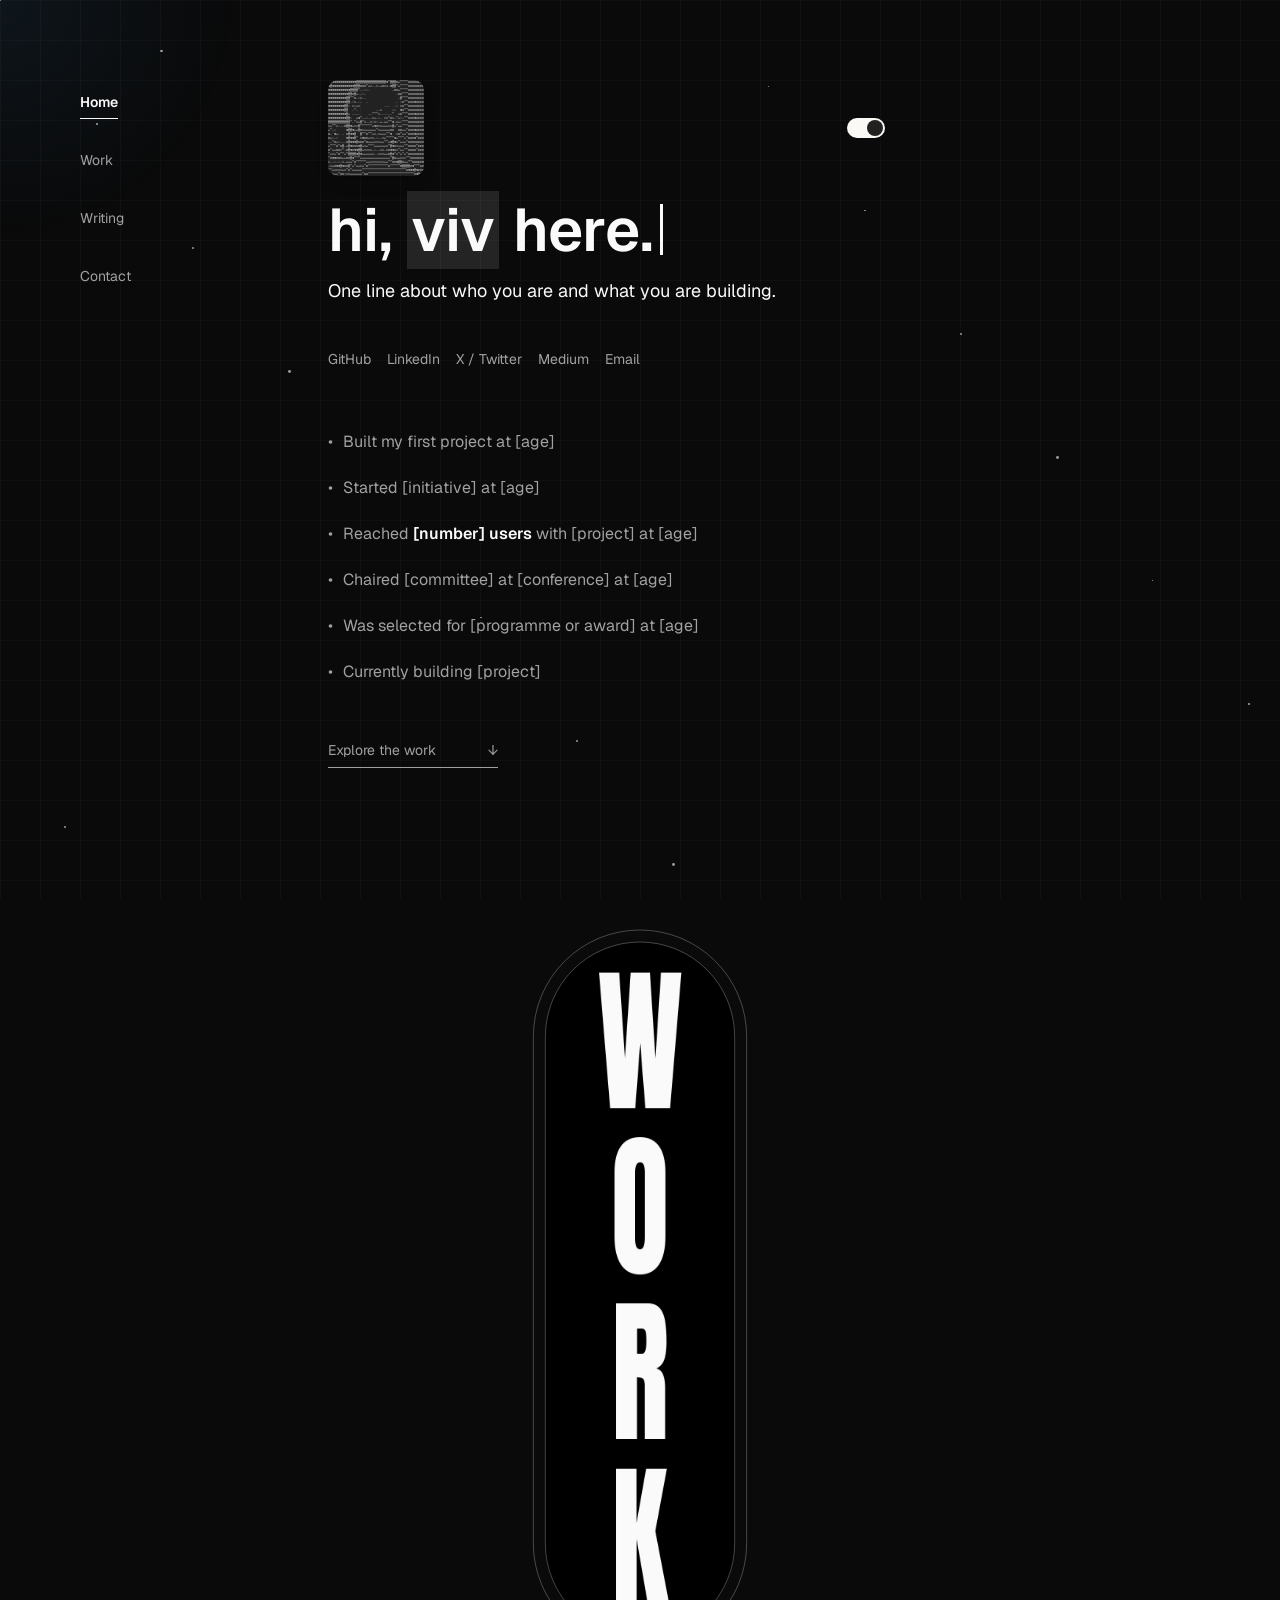
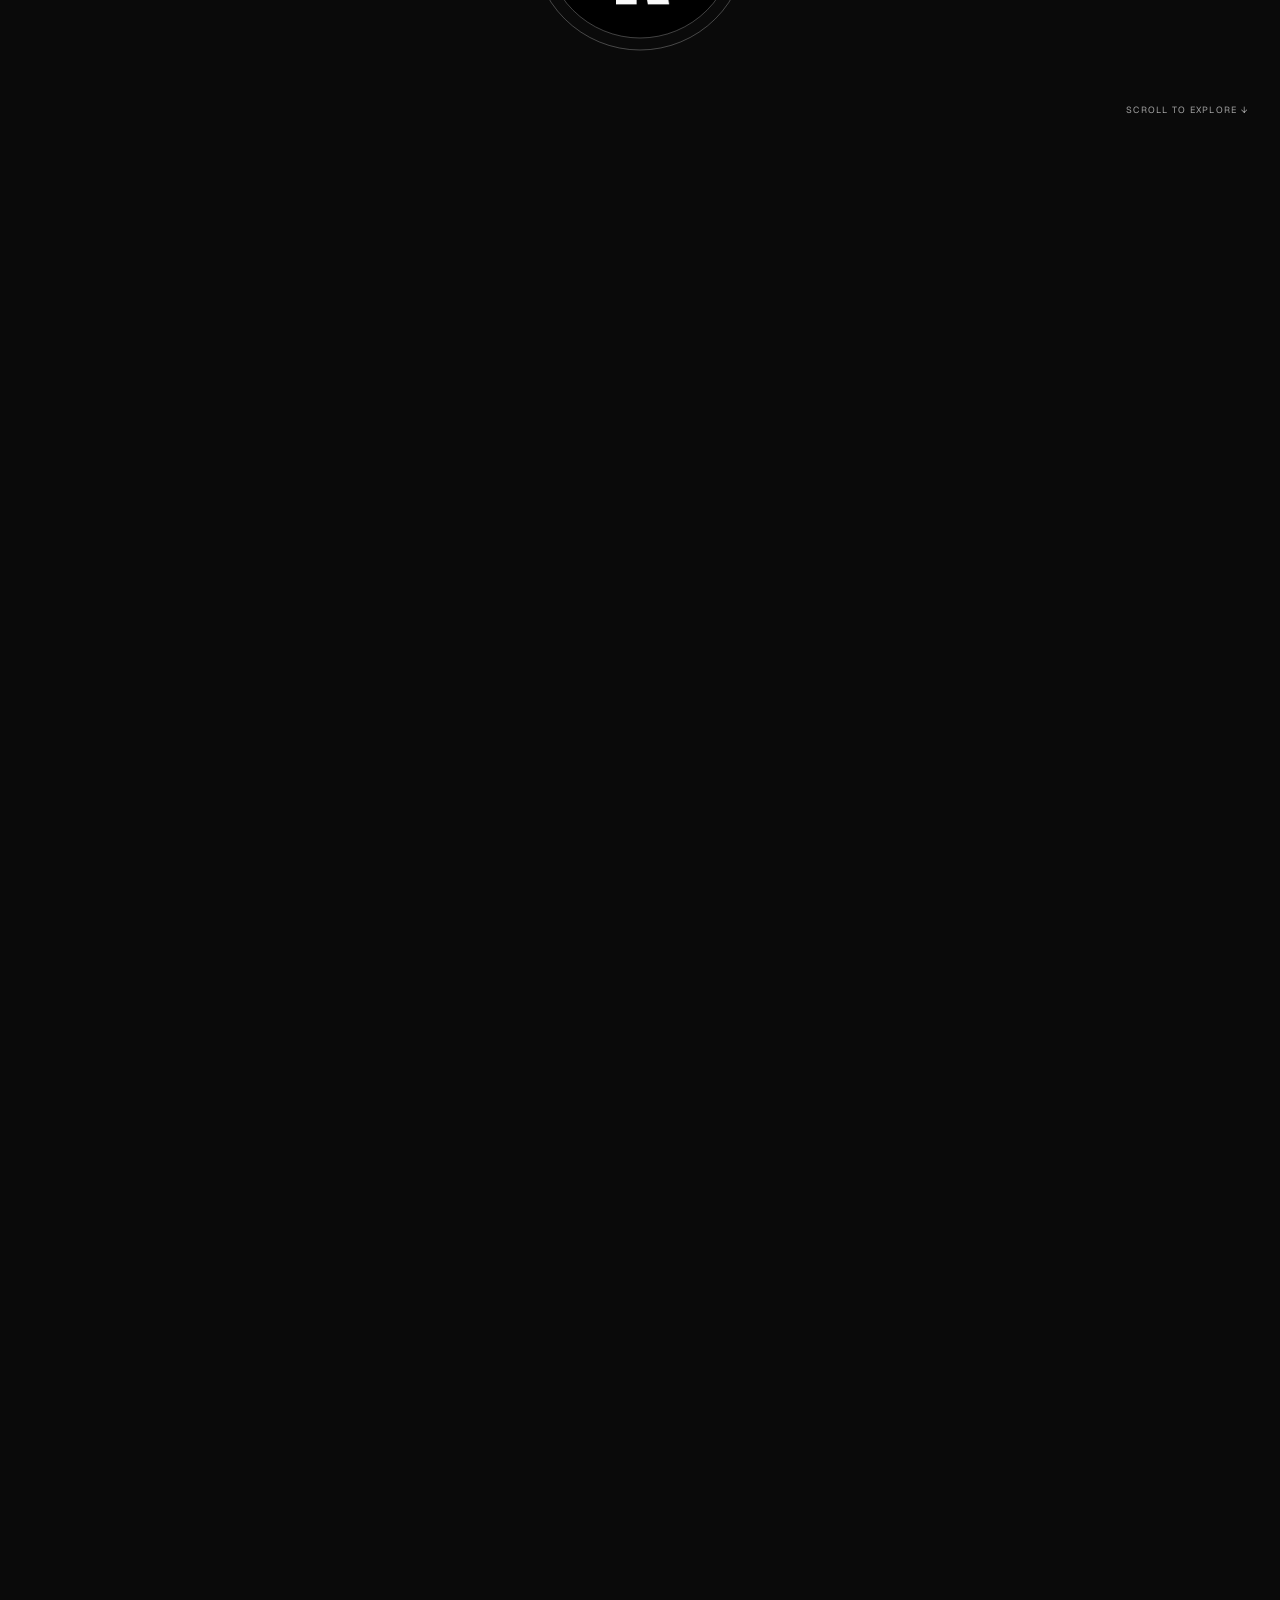
<file: index.html>
<!doctype html>
<html lang="en" data-theme="dark">
<head><script>if(performance.getEntriesByType('navigation')[0]?.type==='reload'){history.scrollRestoration='manual';history.replaceState(null,'',location.pathname+location.search);addEventListener('pageshow',()=>scrollTo({top:0,left:0,behavior:'instant'}),{once:true})}</script><script>if(location.pathname.endsWith("/foundation/index.html")){var base=document.createElement("base");base.href="../";document.head.appendChild(base)}</script><meta charset="utf-8"><meta name="viewport" content="width=device-width,initial-scale=1"><meta name="theme-color" content="#0a0a0a"><title>Vivaan Surti</title><meta name="description" content="Vivaan Surti's personal website."><meta name="author" content="Vivaan Surti"><meta property="og:title" content="Vivaan Surti"><meta property="og:description" content="Vivaan Surti's personal website."><meta property="og:type" content="website"><script type="application/ld+json">{"@context":"https://schema.org","@type":"Person","name":"Vivaan Surti"}</script>
<script>(function(){var r=document.documentElement;try{var t=localStorage.getItem('portfolio-theme');if(t)r.dataset.theme=t}catch(e){}if(!matchMedia('(prefers-reduced-motion: reduce)').matches){r.classList.add('motion-intro');setTimeout(function(){r.classList.remove('motion-intro')},3000)}})()</script><script>try{if(sessionStorage.getItem('lights-out'))document.documentElement.classList.add('lights-out-pending')}catch(e){}</script><link rel="stylesheet" href="./foundation/style.css?v=grid-restored-1"><link rel="stylesheet" href="./foundation/work.css?v=mobile-meta-1"><link rel="stylesheet" href="./foundation/motion.css?v=geist-1"><link rel="stylesheet" href="./foundation/sections.css?v=geist-1"><style>
.dock-icon{display:none}
/* Local mobile dock preview; desktop navigation keeps its existing layout. */
@media(max-width:767px){
 .page-nav{position:fixed;inset:auto 16px calc(12px + env(safe-area-inset-bottom));max-width:420px;margin-inline:auto;display:block;padding:0;isolation:isolate}
 .page-nav .nav-links-panel{position:relative;display:grid;grid-template-columns:repeat(4,minmax(0,1fr));align-items:center;gap:0;min-width:0;max-height:none;width:100%;overflow:visible;box-sizing:border-box;padding:5px;border:1px solid color-mix(in srgb,var(--foreground) 18%,transparent);border-radius:999px;background:var(--background);box-shadow:inset 0 1px 0 rgb(255 255 255 / 22%),inset 0 -1px 0 rgb(255 255 255 / 5%),0 6px 22px rgb(0 0 0 / 16%);opacity:1;visibility:visible;transform:none;pointer-events:auto}
 .page-nav .nav-links-panel::before{content:"";position:absolute;z-index:0;top:5px;bottom:5px;left:5px;width:calc((100% - 10px)/4);border-radius:999px;background:color-mix(in srgb,var(--foreground) 10%,transparent);box-shadow:inset 0 1px 0 rgb(255 255 255 / 12%);transform:translateX(var(--dock-index,0%));transition:transform 220ms cubic-bezier(.2,.7,.2,1);pointer-events:none}
 .page-nav .nav-links-panel:has(a:nth-child(2)[aria-current]){--dock-index:100%}
 .page-nav .nav-links-panel:has(a:nth-child(3)[aria-current]){--dock-index:200%}
 .page-nav .nav-links-panel:has(a:nth-child(4)[aria-current]){--dock-index:300%}
 .page-nav .nav-links-panel a{z-index:1;display:flex;flex-direction:column;justify-content:center;gap:3px;min-height:48px;padding:3px 0 4px;box-sizing:border-box;width:100%;border:0;font:400 11px/1.2 ui-sans-serif,system-ui,sans-serif;letter-spacing:.01em;color:var(--muted-foreground);transition:color 160ms ease;touch-action:manipulation}
 .page-nav .nav-links-panel a[aria-current]{color:var(--foreground);font-weight:500}
 .page-nav .dock-icon{display:block;width:19px;height:19px;fill:none;stroke:currentColor;stroke-width:1.5;stroke-linecap:round;stroke-linejoin:round}
 .page-nav a[aria-current] .dock-icon{color:var(--foreground)}
 .page-nav .nav-links-panel a::after{content:"";display:block;position:absolute;left:50%;right:auto;bottom:4px;width:3px;height:3px;margin:0;border-radius:50%;background:var(--foreground);opacity:0;transform:translateX(-50%);transition:opacity 160ms ease}
 .page-nav .nav-links-panel a[aria-current]::after{opacity:1}
 .page-nav .nav-links-panel a:focus-visible{outline-offset:-3px;border-radius:999px}
 .site-footer{padding-bottom:calc(132px + env(safe-area-inset-bottom))}
 .work-meta{bottom:calc(110px + env(safe-area-inset-bottom))}
 html{scroll-padding-bottom:116px}
}
/* Blur only the small dock surface; never animate the filter. */
@supports ((backdrop-filter:blur(1px)) or (-webkit-backdrop-filter:blur(1px))){
 @media(max-width:767px){
  .page-nav .nav-links-panel{background:linear-gradient(160deg,rgb(255 255 255 / 9%),transparent 55%),color-mix(in srgb,var(--background) 72%,transparent);-webkit-backdrop-filter:blur(16px) saturate(135%);backdrop-filter:blur(16px) saturate(135%)}
  .lite .page-nav .nav-links-panel{background:color-mix(in srgb,var(--background) 94%,transparent);-webkit-backdrop-filter:none;backdrop-filter:none}
 }
}
@media(max-width:767px) and (prefers-reduced-transparency:reduce){
 .page-nav .nav-links-panel{background:var(--background);-webkit-backdrop-filter:none;backdrop-filter:none}
}
@media(max-width:767px) and (prefers-reduced-motion:reduce){.page-nav .nav-links-panel::before,.page-nav .nav-links-panel a{transition:none}}
</style></head>
<body><div class="background glow" aria-hidden="true"></div>
<div class="background particles" aria-hidden="true"></div>
<div class="background grid" aria-hidden="true"><svg><defs><pattern id="grid" width="40" height="40" patternUnits="userSpaceOnUse"><path d="M 40 0 L 0 0 0 40" fill="none" opacity="0.6" stroke="var(--secondary-foreground)" stroke-width="0.5"/></pattern></defs><rect width="100%" height="100%" fill="url(#grid)"/></svg></div>
<div class="background light-overlay" aria-hidden="true"></div>

<nav class="page-nav" aria-label="Main navigation">
 <div class="nav-links-panel" id="navigation-links">
 <a href="#home" aria-current="location"><svg class="dock-icon" viewBox="0 0 24 24" aria-hidden="true" focusable="false"><path d="M3 10 12 3l9 7M5 9v11h5v-6h4v6h5V9"/></svg><span>Home</span></a>
 <a href="#work"><svg class="dock-icon" viewBox="0 0 24 24" aria-hidden="true" focusable="false"><path d="M5 7V4h14v3M3 8h18v12H3zM3 12h18M10 12v3h4v-3"/></svg><span>Work</span></a>
 <a href="#writing"><svg class="dock-icon" viewBox="0 0 24 24" aria-hidden="true" focusable="false"><path d="m15 4 5 5M4 20l5-1L21 7a2.1 2.1 0 0 0-4-4L5 15z"/></svg><span>Writing</span></a>
 <a href="#contact"><svg class="dock-icon" viewBox="0 0 24 24" aria-hidden="true" focusable="false"><path d="M5 19 19 5M5 5h14v14"/></svg><span>Contact</span></a>
 </div>
</nav>
<main>
<section id="home" class="intro">
 <div class="intro-top">
  <figure class="avatar" aria-hidden="true"><pre class="ascii-dark">%@%%%%%%%%%%%%@@@@@@@@@@@@@@@%*@@@#+****######%@
%@%%%%%%%%%%%@@@###*+=--=-+#==-%@@*+****#######%
%%%%%%%%%%%@@@@*..::.           -##+****########
%%%%%%%%%%@@#@+.-:-               -##***########
%%%%%%%%%@@**#.:=..                -@***########
%%%%%%%%%@@.:=...  .              . :#**###%####
%%%%%%%%@@: =:+=            ...  .: =#**########
%%%%%%%%@@  -*-         .-=     ::  %#**########
%%%%%%%%%@+ ..-.    .-***=.....-*  =#***###%###%
%%%%%%%%%@@:  +%*--:..=+-:. ==*#=-*+:-**###%####
@@@@@@@@@@@*-*=+@*=--=:=:-+-++**%-=+:***#######%
=+**=---#@@%+==@******+%#==+++==@+*++***########
+*-:     %@@%++@#=++++++*=+++++##  ##++*###%###%
#- %+. . #@%%@  @**#**+=-=+++**%  =#*++*###%####
#+:-:    %@%%@* =%##+==-:--=+****%+***+*###%*###
--*#+:.-.#@%%%@###*#+++===++**+%@%=*+++*########
+***#*#@-+@%###%@+=+***++++++=*@%#=+++**####*###
#*++##=*.#@%#%%@@+====-:--==-=#%%#=*++**####*###
*+=+*#**+*@@@@%@%+++++=--===++#@%*=*+*+*########
*#%%###++##@%***+++++++++++++++*@#++===**#######
=-.:.:-=.+++*#*****++=======++**##%@@#++**#####%
-=+#%%@%##@*+*++=+*#**********#*****%@@@@#%***##
**+====+=*#*+++++**********************#%%%@%###
:-=++*##:==++++++*##***********************#%@%#</pre><pre class="ascii-light">. ............               .-   :=----::::::. 
. ...........   :::-=+**+*=:++*.  -=----:::::::.
...........    -%%##%@@@@@@@@@@@*::=----::::::::
..........  : =%*#*@@@@@@@@@@@@@@@*::---::::::::
.........  --:%#+%%@@@@@@@@@@@@@@@@* ---::::::::
.........  %#+%%%@@%@@@@@@@@@@@@@@%@#:--:::.::::
........  #@+#=+@@@@@@@@@@@@%%%@@%#@+:--::::::::
........  @@*-*@@@@@@@@@%*+@@@@@##@@.:--::::::::
......... =@%%*%@@@@%*---+%%%%%*-@@+:---:::.:::.
.........  #@@=.-**#%%+=*#%@++-:+*-=#*--:::.::::
           -*-+= -+**+#+#*=*==--.*+=#---:::::::.
+=--+***:  .=++ ------=.:++===++ =-==---::::::::
=-*#@@@@@.  .== :+======-+=====::@@::==-:::.:::.
:*@.=%@%@: .. @@ --:--=+*+===--.@@+:-==-:::.::::
:=#*#@@@@. .. -@+.::=++*#**+=----.=---=-:::.-:::
**-:=#%*%: ... :::-:===+++==--=. .+-===-::::::::
=---:-: *= .:::. =+=---======+- .:+===--::::-:::
:-==::+-%: .:..  =++++*#**++*+:..:+-==--::::-:::
-=+=-:--=-    . .=====+**+++==: .-+-=-=-::::::::
-:..:::==:: .---===============- :==+++--:::::::
+*%#%#*+%===-:-----==+++++++==--::.  :==--:::::.
*+=:.. .:: -=-==+=-:----------:-----.    :.---::
--=++++=+-:-=====----------------------:... .:::
#*+==-::#++======-::-----------------------:. .:</pre></figure>
  <button id="theme" aria-label="Switch to light mode"></button>
 </div>
 <h1><span class="sr-only">hi, viv here.</span><span class="typed-text" aria-hidden="true">hi, <span class="surname">viv</span> here.</span></h1>
 <p class="tagline">One line about who you are and what you are building.</p>
 <div class="socials" aria-label="Social links"><a href="https://github.com/" target="_blank" rel="me noopener">GitHub</a><a href="https://www.linkedin.com/in/" target="_blank" rel="me noopener">LinkedIn</a><a href="https://x.com/" target="_blank" rel="me noopener">X / Twitter</a><a href="https://medium.com/" target="_blank" rel="me noopener">Medium</a><a href="mailto:you@example.com">Email</a></div>
 <ul class="timeline" aria-label="Timeline">
  <li><span class="bullet" aria-hidden="true">•</span><span>Built my first project at [age]</span></li>
  <li><span class="bullet" aria-hidden="true">•</span><span>Started [initiative] at [age]</span></li>
  <li><span class="bullet" aria-hidden="true">•</span><span>Reached <strong>[number] users</strong> with [project] at [age]</span></li>
  <li><span class="bullet" aria-hidden="true">•</span><span>Chaired [committee] at [conference] at [age]</span></li>
  <li><span class="bullet" aria-hidden="true">•</span><span>Was selected for [programme or award] at [age]</span></li>
  <li><span class="bullet" aria-hidden="true">•</span><span>Currently building [project]</span></li>
 </ul>
 <a class="intro-link" href="#work">Explore the work <span aria-hidden="true">↓</span></a>
</section>
<section id="work" class="work-section" aria-labelledby="work-title"><div class="work-stage"><h2 id="work-title" class="work-label">Work</h2><div class="work-scene"></div>
<svg class="work-mask" aria-hidden="true" preserveAspectRatio="none"><path class="mask-line"/></svg>
<div class="work-meta"><span class="work-counter"></span><span>Scroll to explore ↓</span></div></div></section>
<section id="writing" class="section" aria-labelledby="writing-title">
 <div class="eyebrow" data-reveal>Writing &amp; research</div>
 <h2 id="writing-title" data-reveal>Writing</h2>
 <!-- Give a row an href once its page exists, e.g. <a class="post-row" href="writing/extended-essay/"> -->
 <ul class="post-list">
  <li data-reveal><a class="post-row"><span><span class="post-title">Research paper title</span><span class="post-sub">One-line summary of the question and the finding.</span></span><span class="post-meta">Extended Essay · 2027</span></a></li>
  <li data-reveal><a class="post-row"><span><span class="post-title">Investigation title</span><span class="post-sub">One-line summary of the question and the finding.</span></span><span class="post-meta">Internal Assessment · 2026</span></a></li>
  <li data-reveal><a class="post-row"><span><span class="post-title">Investigation title</span><span class="post-sub">One-line summary of the question and the finding.</span></span><span class="post-meta">Internal Assessment · 2026</span></a></li>
  <li data-reveal><a class="post-row"><span><span class="post-title">Essay title</span><span class="post-sub">One-line summary of the argument.</span></span><span class="post-meta">Essay · 2026</span></a></li>
 </ul>
</section>
</main>
<footer id="contact" class="site-footer">
 <div class="eyebrow" data-reveal>Contact</div>
 <h2 data-reveal>Get in touch.</h2>
 <p data-reveal>For collaborations, questions, or opportunities, please write to</p>
 <a class="footer-email" href="mailto:you@example.com" data-reveal>you@example.com</a>
 <div class="footer-bottom"><span>© 2026 Vivaan Surti</span><a href="#home">Back to the top ↑</a></div>
</footer><script src="./foundation/ambient.js?v=dots-compact-1"></script><script src="./foundation/projects.js?v=pj-1"></script><script src="./foundation/work.js?v=smooth-4"></script><script src="./foundation/greetings.js?v=greet-4"></script><script src="./foundation/motion.js?v=greet-7"></script><script src="./foundation/eggs.js?v=torch-1"></script><script src="./foundation/avatar.js"></script><script src="./foundation/navigation.js"></script></body></html>
</file>
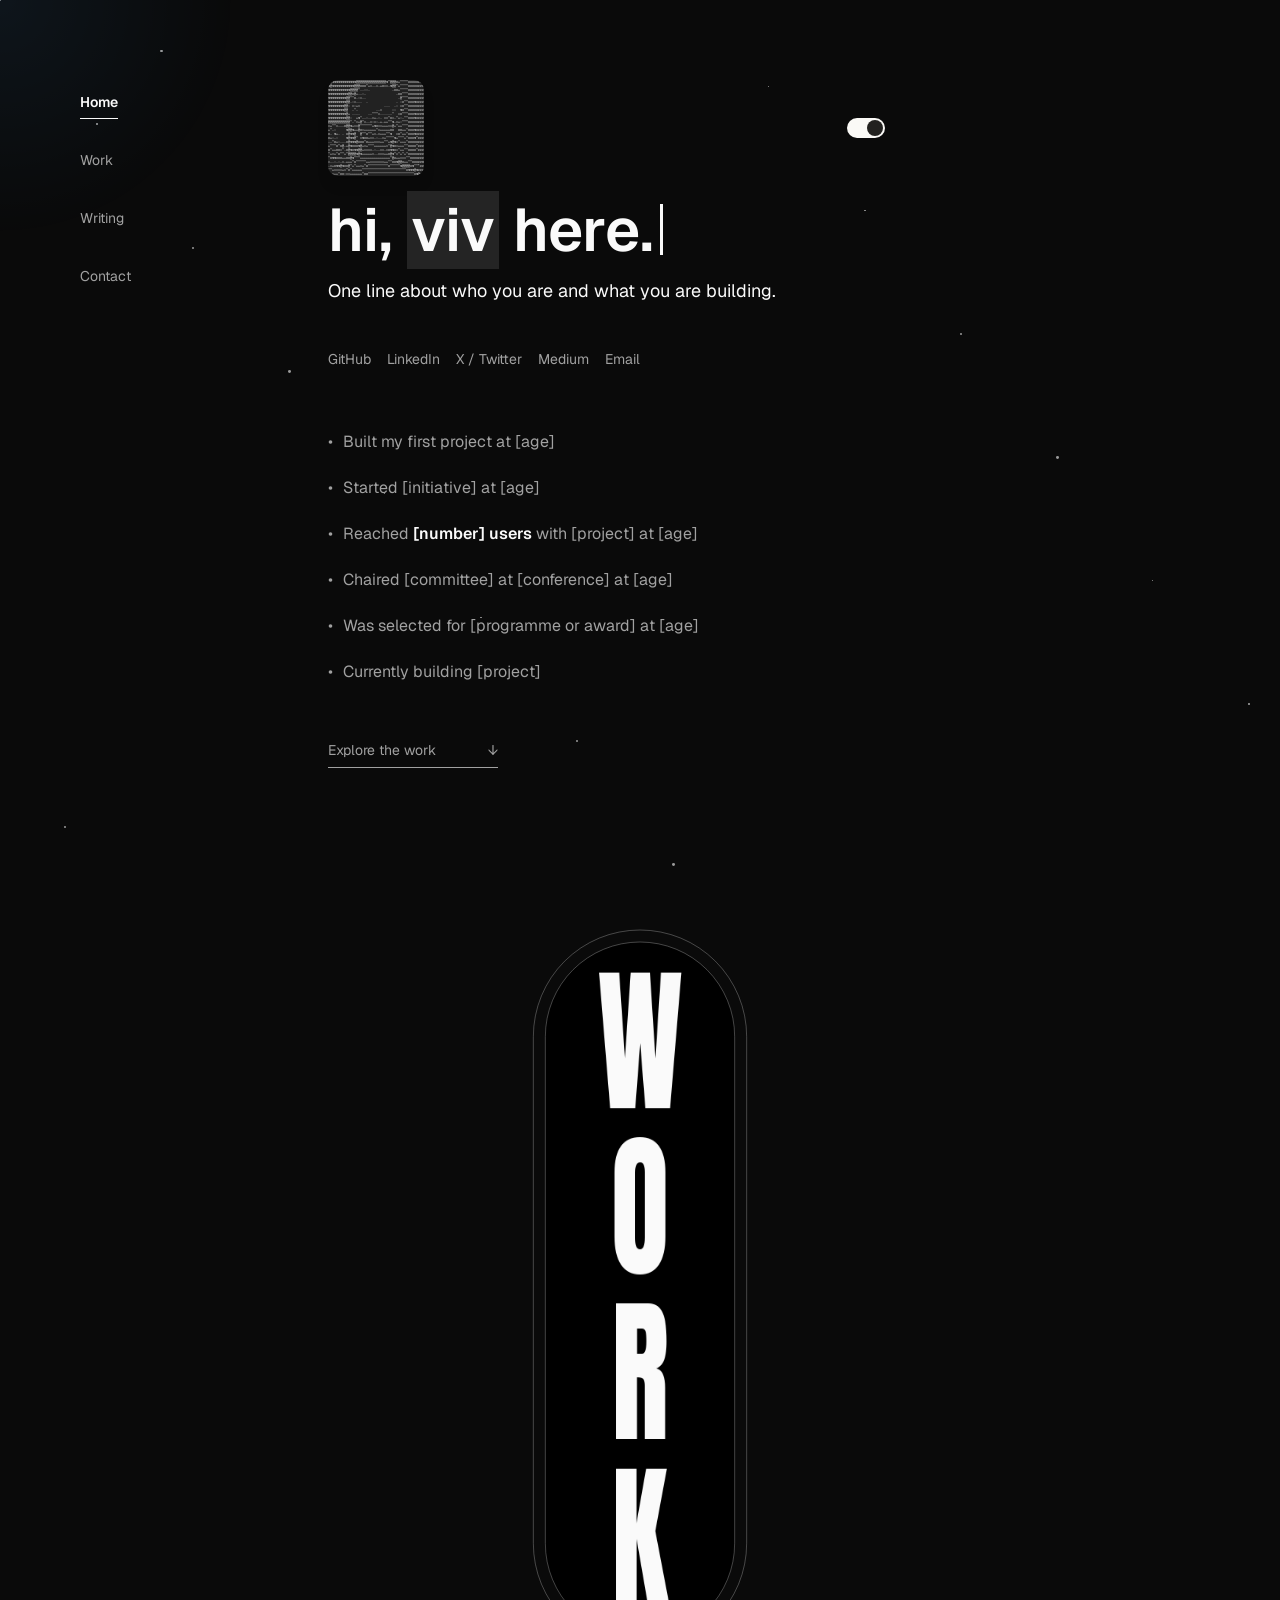
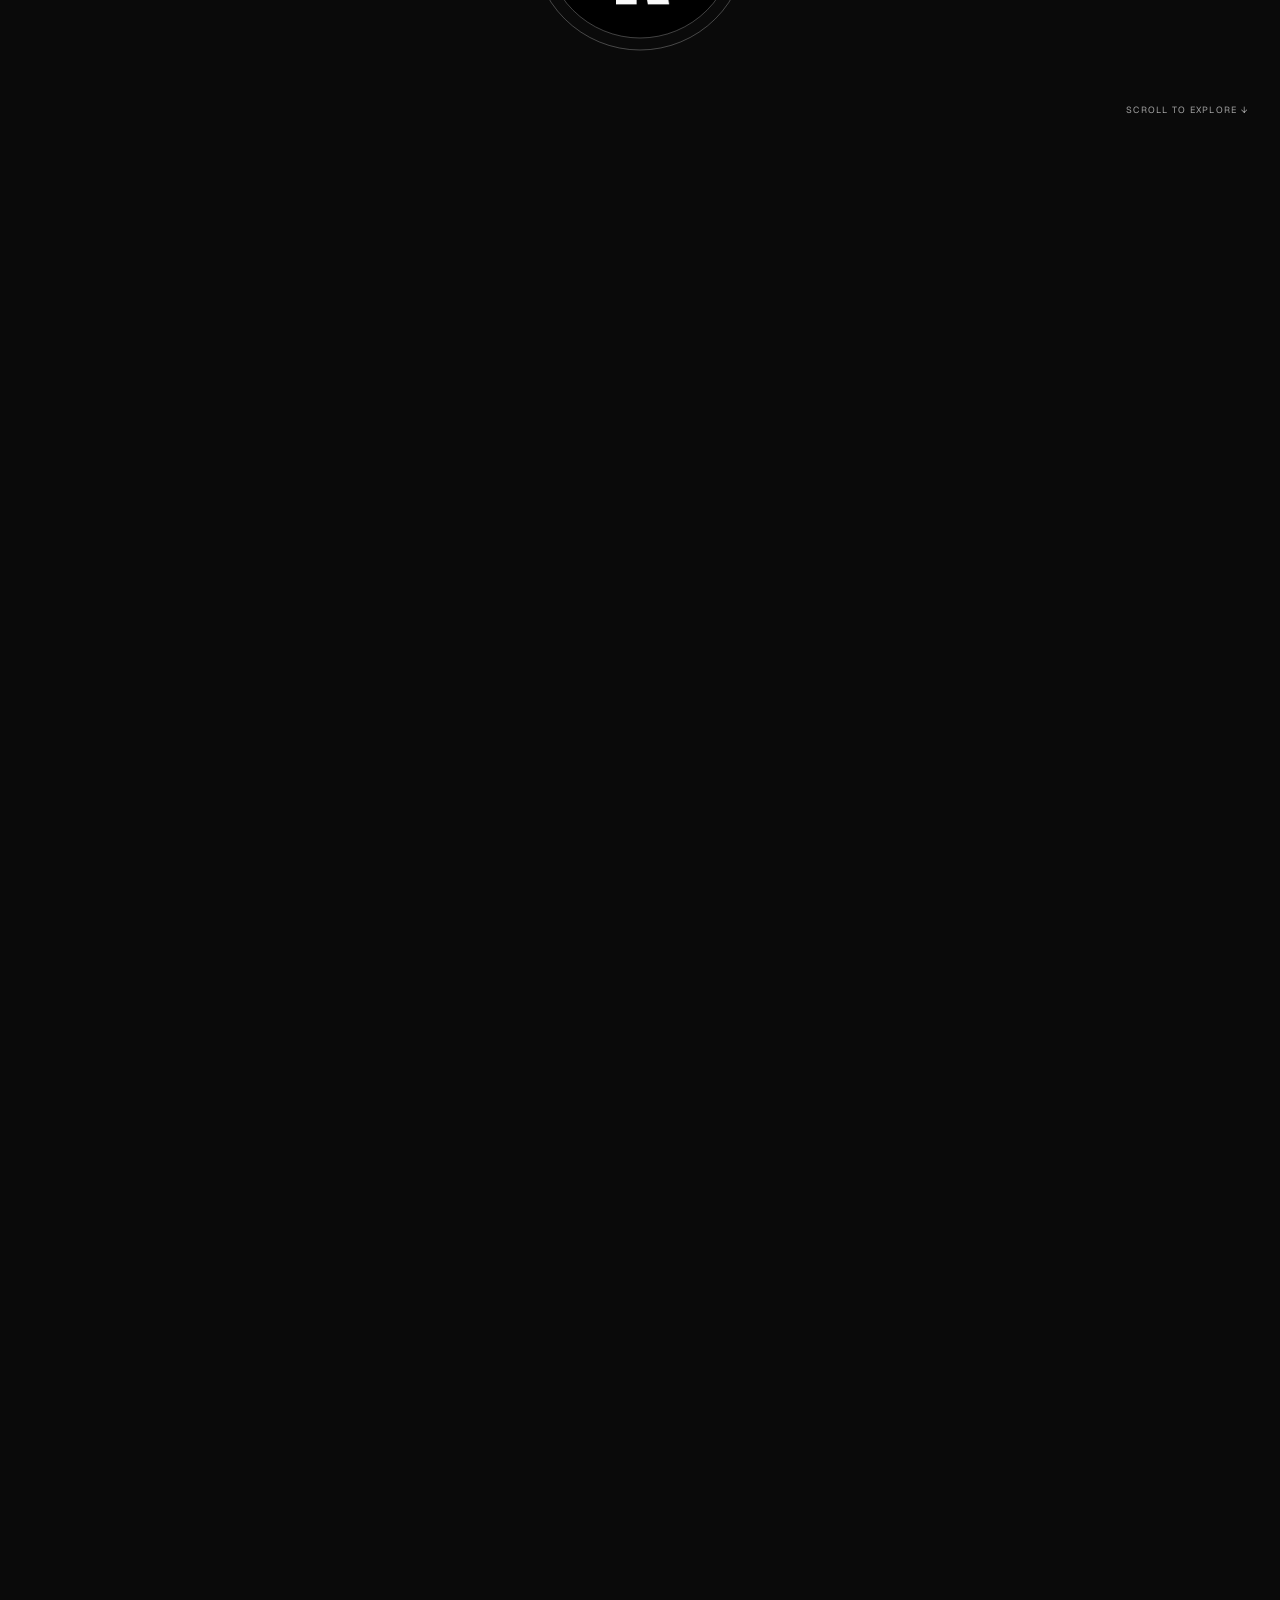
<file: foundation/index.html>
<!doctype html>
<html lang="en" data-theme="dark">
<head><base href="../"><script>if(performance.getEntriesByType('navigation')[0]?.type==='reload'){history.scrollRestoration='manual';history.replaceState(null,'',location.pathname+location.search);addEventListener('pageshow',()=>scrollTo({top:0,left:0,behavior:'instant'}),{once:true})}</script><meta charset="utf-8"><meta name="viewport" content="width=device-width,initial-scale=1"><meta name="theme-color" content="#0a0a0a"><title>Vivaan Surti</title><meta name="description" content="Vivaan Surti's personal website."><meta name="author" content="Vivaan Surti"><meta property="og:title" content="Vivaan Surti"><meta property="og:description" content="Vivaan Surti's personal website."><meta property="og:type" content="website"><script type="application/ld+json">{"@context":"https://schema.org","@type":"Person","name":"Vivaan Surti"}</script>
<script>(function(){var r=document.documentElement;try{var t=localStorage.getItem('portfolio-theme');if(t)r.dataset.theme=t}catch(e){}if(!matchMedia('(prefers-reduced-motion: reduce)').matches){r.classList.add('motion-intro');setTimeout(function(){r.classList.remove('motion-intro')},3000)}})()</script><script>try{if(sessionStorage.getItem('lights-out'))document.documentElement.classList.add('lights-out-pending')}catch(e){}</script><link rel="stylesheet" href="./foundation/style.css?v=ambient-clean-1"><link rel="stylesheet" href="./foundation/work.css?v=mobile-meta-1"><link rel="stylesheet" href="./foundation/motion.css?v=ambient-clean-1"><link rel="stylesheet" href="./foundation/sections.css?v=geist-1"></head>
<body><div class="background glow" aria-hidden="true"></div>
<div class="background particles" aria-hidden="true"></div>
<div class="background light-overlay" aria-hidden="true"></div>

<nav class="page-nav" aria-label="Main navigation">
 <div class="nav-links-panel" id="navigation-links">
 <a href="#home" aria-current="location">Home</a>
 <a href="#work">Work</a>
 <a href="#writing">Writing</a>
 <a href="#contact">Contact</a>
 </div>
</nav>
<main>
<section id="home" class="intro">
 <div class="intro-top">
  <figure class="avatar" aria-hidden="true"><pre class="ascii-dark">%@%%%%%%%%%%%%@@@@@@@@@@@@@@@%*@@@#+****######%@
%@%%%%%%%%%%%@@@###*+=--=-+#==-%@@*+****#######%
%%%%%%%%%%%@@@@*..::.           -##+****########
%%%%%%%%%%@@#@+.-:-               -##***########
%%%%%%%%%@@**#.:=..                -@***########
%%%%%%%%%@@.:=...  .              . :#**###%####
%%%%%%%%@@: =:+=            ...  .: =#**########
%%%%%%%%@@  -*-         .-=     ::  %#**########
%%%%%%%%%@+ ..-.    .-***=.....-*  =#***###%###%
%%%%%%%%%@@:  +%*--:..=+-:. ==*#=-*+:-**###%####
@@@@@@@@@@@*-*=+@*=--=:=:-+-++**%-=+:***#######%
=+**=---#@@%+==@******+%#==+++==@+*++***########
+*-:     %@@%++@#=++++++*=+++++##  ##++*###%###%
#- %+. . #@%%@  @**#**+=-=+++**%  =#*++*###%####
#+:-:    %@%%@* =%##+==-:--=+****%+***+*###%*###
--*#+:.-.#@%%%@###*#+++===++**+%@%=*+++*########
+***#*#@-+@%###%@+=+***++++++=*@%#=+++**####*###
#*++##=*.#@%#%%@@+====-:--==-=#%%#=*++**####*###
*+=+*#**+*@@@@%@%+++++=--===++#@%*=*+*+*########
*#%%###++##@%***+++++++++++++++*@#++===**#######
=-.:.:-=.+++*#*****++=======++**##%@@#++**#####%
-=+#%%@%##@*+*++=+*#**********#*****%@@@@#%***##
**+====+=*#*+++++**********************#%%%@%###
:-=++*##:==++++++*##***********************#%@%#</pre><pre class="ascii-light">. ............               .-   :=----::::::. 
. ...........   :::-=+**+*=:++*.  -=----:::::::.
...........    -%%##%@@@@@@@@@@@*::=----::::::::
..........  : =%*#*@@@@@@@@@@@@@@@*::---::::::::
.........  --:%#+%%@@@@@@@@@@@@@@@@* ---::::::::
.........  %#+%%%@@%@@@@@@@@@@@@@@%@#:--:::.::::
........  #@+#=+@@@@@@@@@@@@%%%@@%#@+:--::::::::
........  @@*-*@@@@@@@@@%*+@@@@@##@@.:--::::::::
......... =@%%*%@@@@%*---+%%%%%*-@@+:---:::.:::.
.........  #@@=.-**#%%+=*#%@++-:+*-=#*--:::.::::
           -*-+= -+**+#+#*=*==--.*+=#---:::::::.
+=--+***:  .=++ ------=.:++===++ =-==---::::::::
=-*#@@@@@.  .== :+======-+=====::@@::==-:::.:::.
:*@.=%@%@: .. @@ --:--=+*+===--.@@+:-==-:::.::::
:=#*#@@@@. .. -@+.::=++*#**+=----.=---=-:::.-:::
**-:=#%*%: ... :::-:===+++==--=. .+-===-::::::::
=---:-: *= .:::. =+=---======+- .:+===--::::-:::
:-==::+-%: .:..  =++++*#**++*+:..:+-==--::::-:::
-=+=-:--=-    . .=====+**+++==: .-+-=-=-::::::::
-:..:::==:: .---===============- :==+++--:::::::
+*%#%#*+%===-:-----==+++++++==--::.  :==--:::::.
*+=:.. .:: -=-==+=-:----------:-----.    :.---::
--=++++=+-:-=====----------------------:... .:::
#*+==-::#++======-::-----------------------:. .:</pre></figure>
  <button id="theme" aria-label="Switch to light mode"></button>
 </div>
 <h1><span class="sr-only">hi, viv here.</span><span class="typed-text" aria-hidden="true">hi, <span class="surname">viv</span> here.</span></h1>
 <p class="tagline">One line about who you are and what you are building.</p>
 <div class="socials" aria-label="Social links"><a href="https://github.com/" target="_blank" rel="me noopener">GitHub</a><a href="https://www.linkedin.com/in/" target="_blank" rel="me noopener">LinkedIn</a><a href="https://x.com/" target="_blank" rel="me noopener">X / Twitter</a><a href="https://medium.com/" target="_blank" rel="me noopener">Medium</a><a href="mailto:you@example.com">Email</a></div>
 <ul class="timeline" aria-label="Timeline">
  <li><span class="bullet" aria-hidden="true">•</span><span>Built my first project at [age]</span></li>
  <li><span class="bullet" aria-hidden="true">•</span><span>Started [initiative] at [age]</span></li>
  <li><span class="bullet" aria-hidden="true">•</span><span>Reached <strong>[number] users</strong> with [project] at [age]</span></li>
  <li><span class="bullet" aria-hidden="true">•</span><span>Chaired [committee] at [conference] at [age]</span></li>
  <li><span class="bullet" aria-hidden="true">•</span><span>Was selected for [programme or award] at [age]</span></li>
  <li><span class="bullet" aria-hidden="true">•</span><span>Currently building [project]</span></li>
 </ul>
 <a class="intro-link" href="#work">Explore the work <span aria-hidden="true">↓</span></a>
</section>
<section id="work" class="work-section" aria-labelledby="work-title"><div class="work-stage"><h2 id="work-title" class="work-label">Work</h2><div class="work-scene"></div>
<svg class="work-mask" aria-hidden="true" preserveAspectRatio="none"><path class="mask-line"/></svg>
<div class="work-meta"><span class="work-counter"></span><span>Scroll to explore ↓</span></div></div></section>
<section id="writing" class="section" aria-labelledby="writing-title">
 <div class="eyebrow" data-reveal>Writing &amp; research</div>
 <h2 id="writing-title" data-reveal>Writing</h2>
 <!-- Give a row an href once its page exists, e.g. <a class="post-row" href="writing/extended-essay/"> -->
 <ul class="post-list">
  <li data-reveal><a class="post-row"><span><span class="post-title">Research paper title</span><span class="post-sub">One-line summary of the question and the finding.</span></span><span class="post-meta">Extended Essay · 2027</span></a></li>
  <li data-reveal><a class="post-row"><span><span class="post-title">Investigation title</span><span class="post-sub">One-line summary of the question and the finding.</span></span><span class="post-meta">Internal Assessment · 2026</span></a></li>
  <li data-reveal><a class="post-row"><span><span class="post-title">Investigation title</span><span class="post-sub">One-line summary of the question and the finding.</span></span><span class="post-meta">Internal Assessment · 2026</span></a></li>
  <li data-reveal><a class="post-row"><span><span class="post-title">Essay title</span><span class="post-sub">One-line summary of the argument.</span></span><span class="post-meta">Essay · 2026</span></a></li>
 </ul>
</section>
</main>
<footer id="contact" class="site-footer">
 <div class="eyebrow" data-reveal>Contact</div>
 <h2 data-reveal>Get in touch.</h2>
 <p data-reveal>For collaborations, questions, or opportunities, please write to</p>
 <a class="footer-email" href="mailto:you@example.com" data-reveal>you@example.com</a>
 <div class="footer-bottom"><span>© 2026 Vivaan Surti</span><a href="#home">Back to the top ↑</a></div>
</footer><script src="./foundation/ambient.js?v=dots-compact-1"></script><script src="./foundation/projects.js?v=pj-1"></script><script src="./foundation/work.js?v=smooth-4"></script><script src="./foundation/greetings.js?v=greet-4"></script><script src="./foundation/motion.js?v=ambient-clean-1"></script><script src="./foundation/eggs.js?v=torch-1"></script><script src="./foundation/avatar.js"></script><script src="./foundation/navigation.js"></script></body></html>
</file>
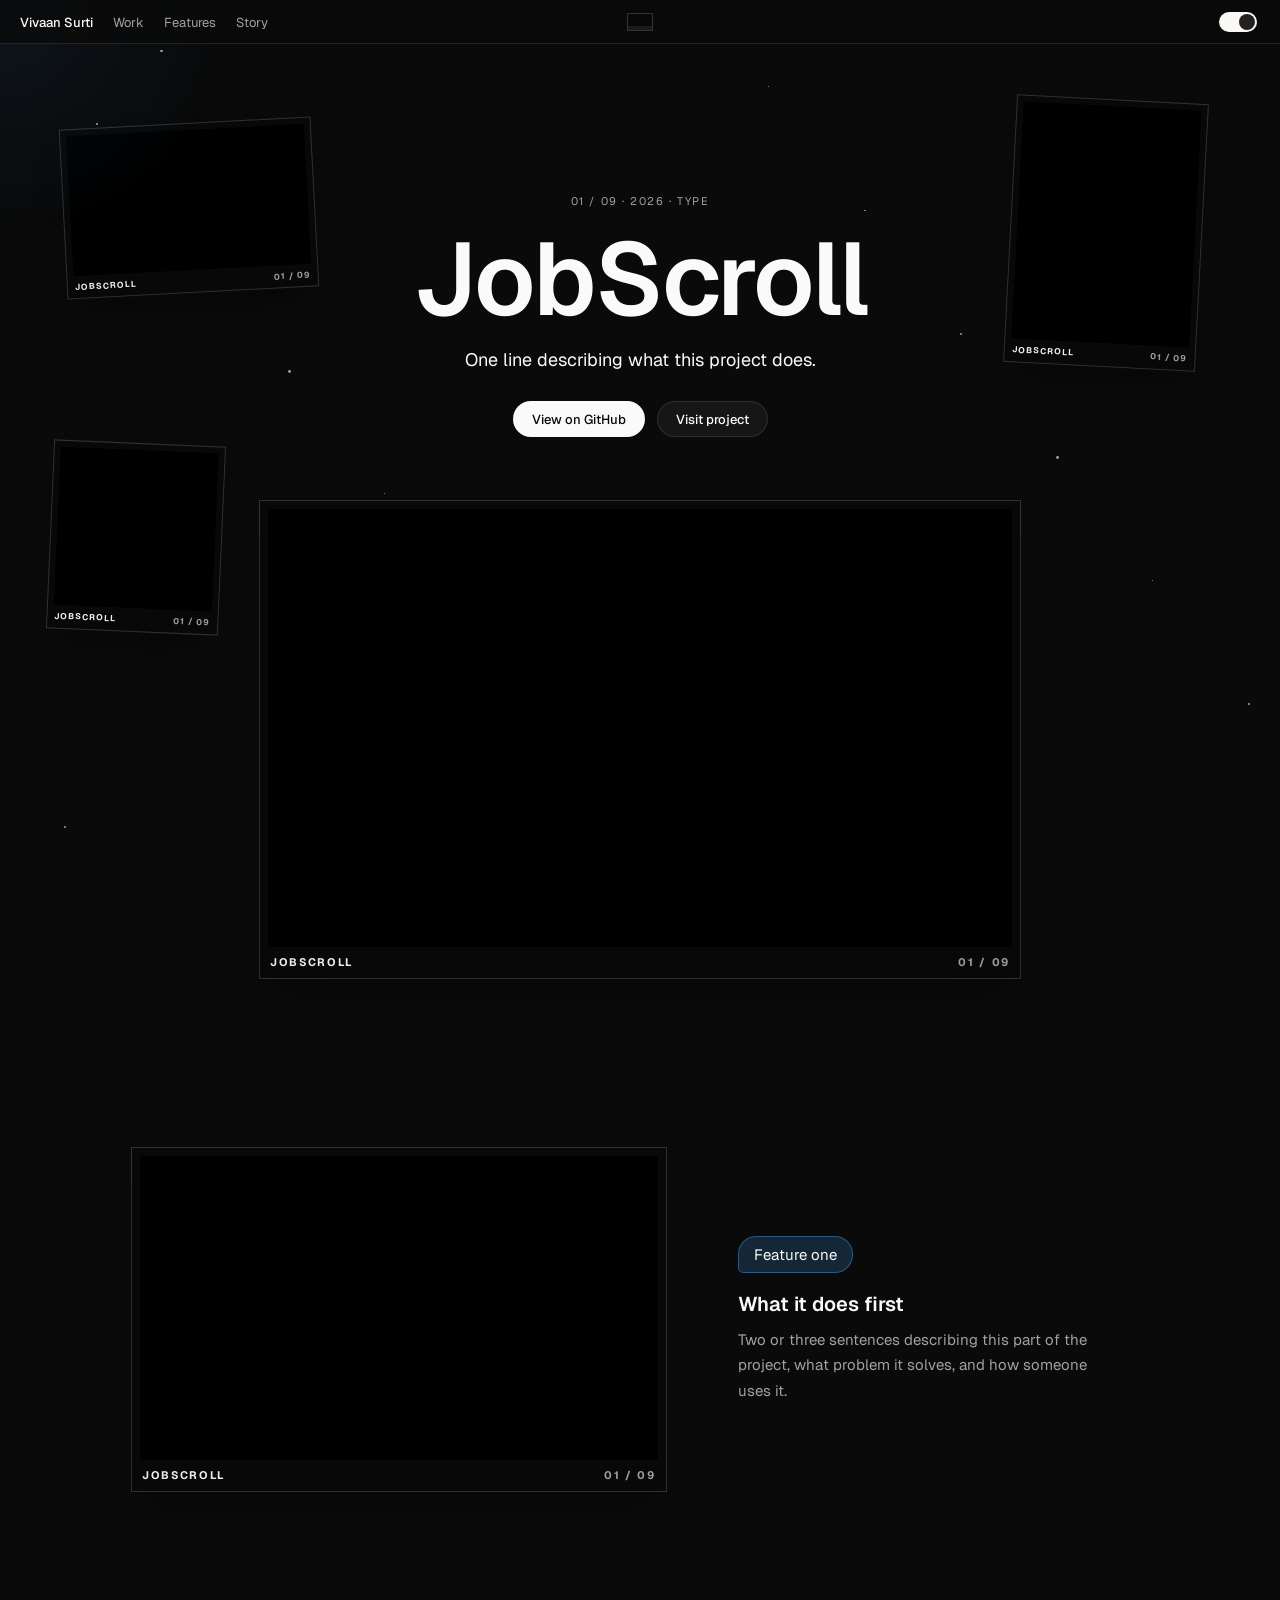
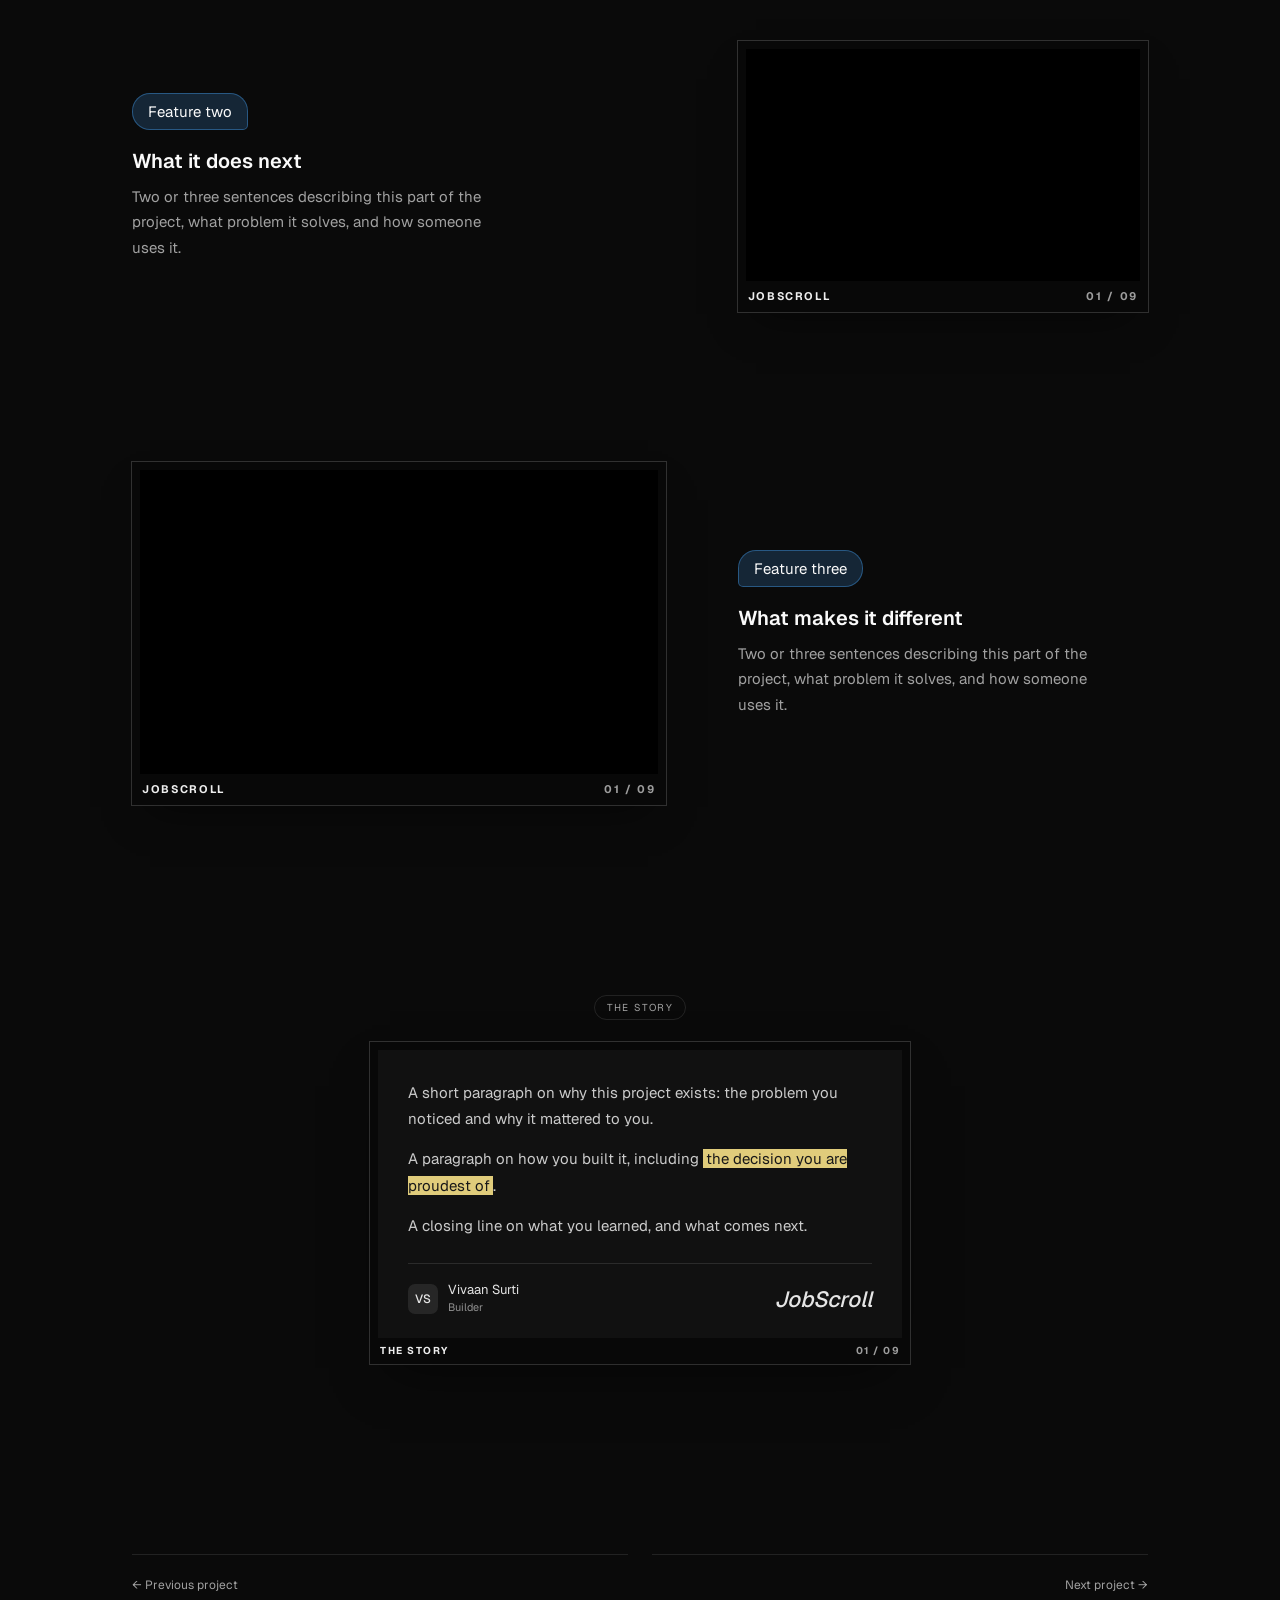
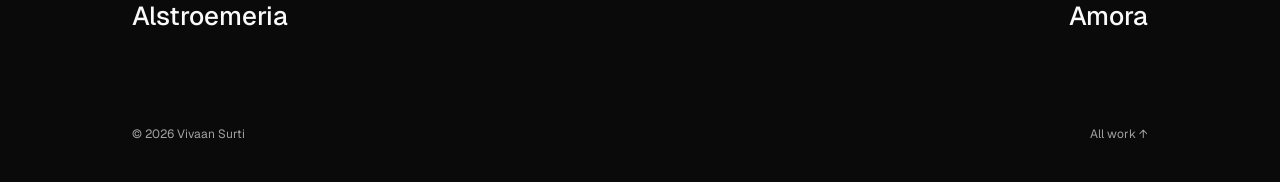
<file: projects/project-01/index.html>
<!doctype html>
<html lang="en" data-theme="dark">
<head><meta charset="utf-8"><meta name="viewport" content="width=device-width,initial-scale=1"><meta name="theme-color" content="#0a0a0a"><title>Project 01 — Vivaan Surti</title>
<script>try{var t=localStorage.getItem('portfolio-theme');if(t)document.documentElement.dataset.theme=t}catch(e){}</script>
<script>try{if(sessionStorage.getItem('lights-out'))document.documentElement.classList.add('lights-out-pending')}catch(e){}</script><link rel="stylesheet" href="../../foundation/style.css?v=ambient-clean-1"><link rel="stylesheet" href="../../foundation/work.css?v=ambient-clean-1"><link rel="stylesheet" href="../../foundation/motion.css?v=ambient-clean-1"><link rel="stylesheet" href="../../foundation/project.css?v=geist-1"></head>
<body data-project="project-01">
<div class="background glow" aria-hidden="true"></div>
<div class="background particles" aria-hidden="true"></div>
<div class="background light-overlay" aria-hidden="true"></div>
<!-- This page is built from the "project-01" entry in foundation/projects.js. -->
<div id="page"></div>
<script src="../../foundation/projects.js?v=pj-1"></script><script src="../../foundation/project.js?v=perf-3"></script><script src="../../foundation/ambient.js?v=dots-compact-1"></script>
<script src="../../foundation/eggs.js?v=torch-1"></script></body></html>
</file>
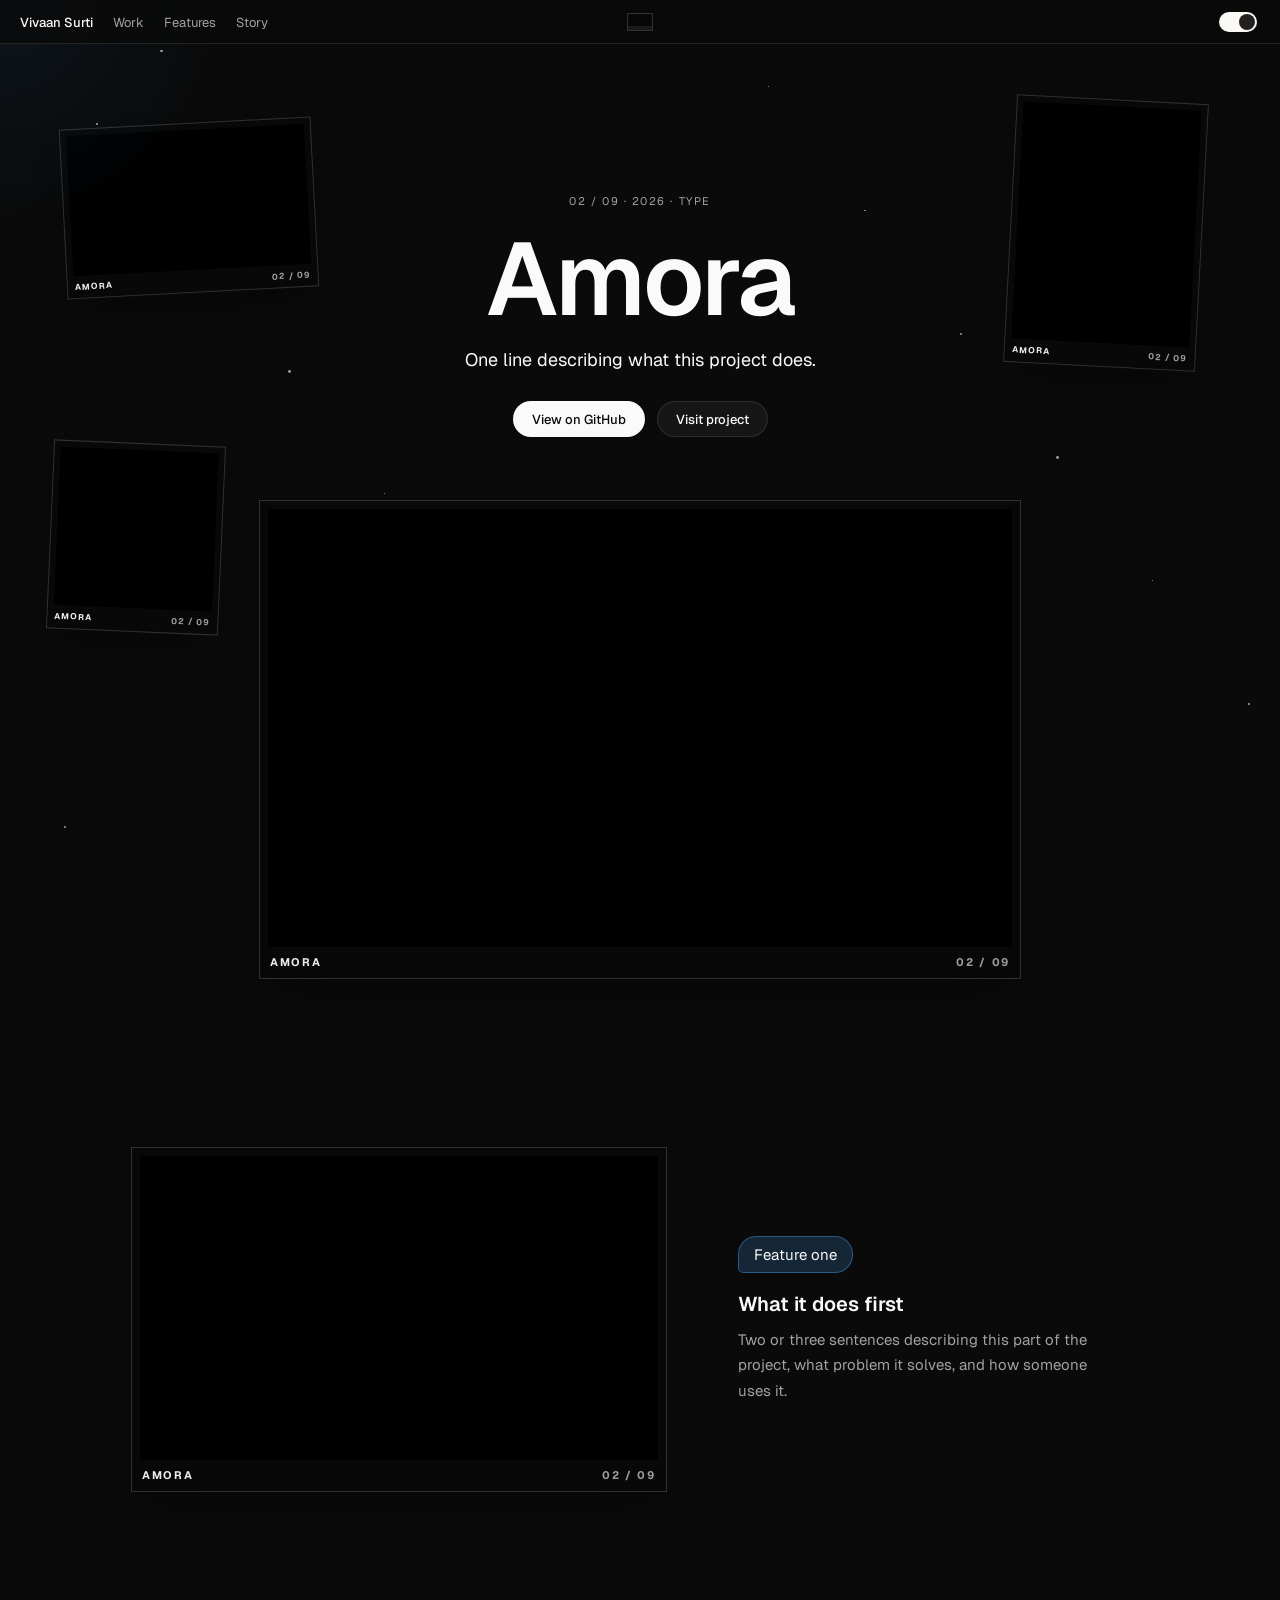
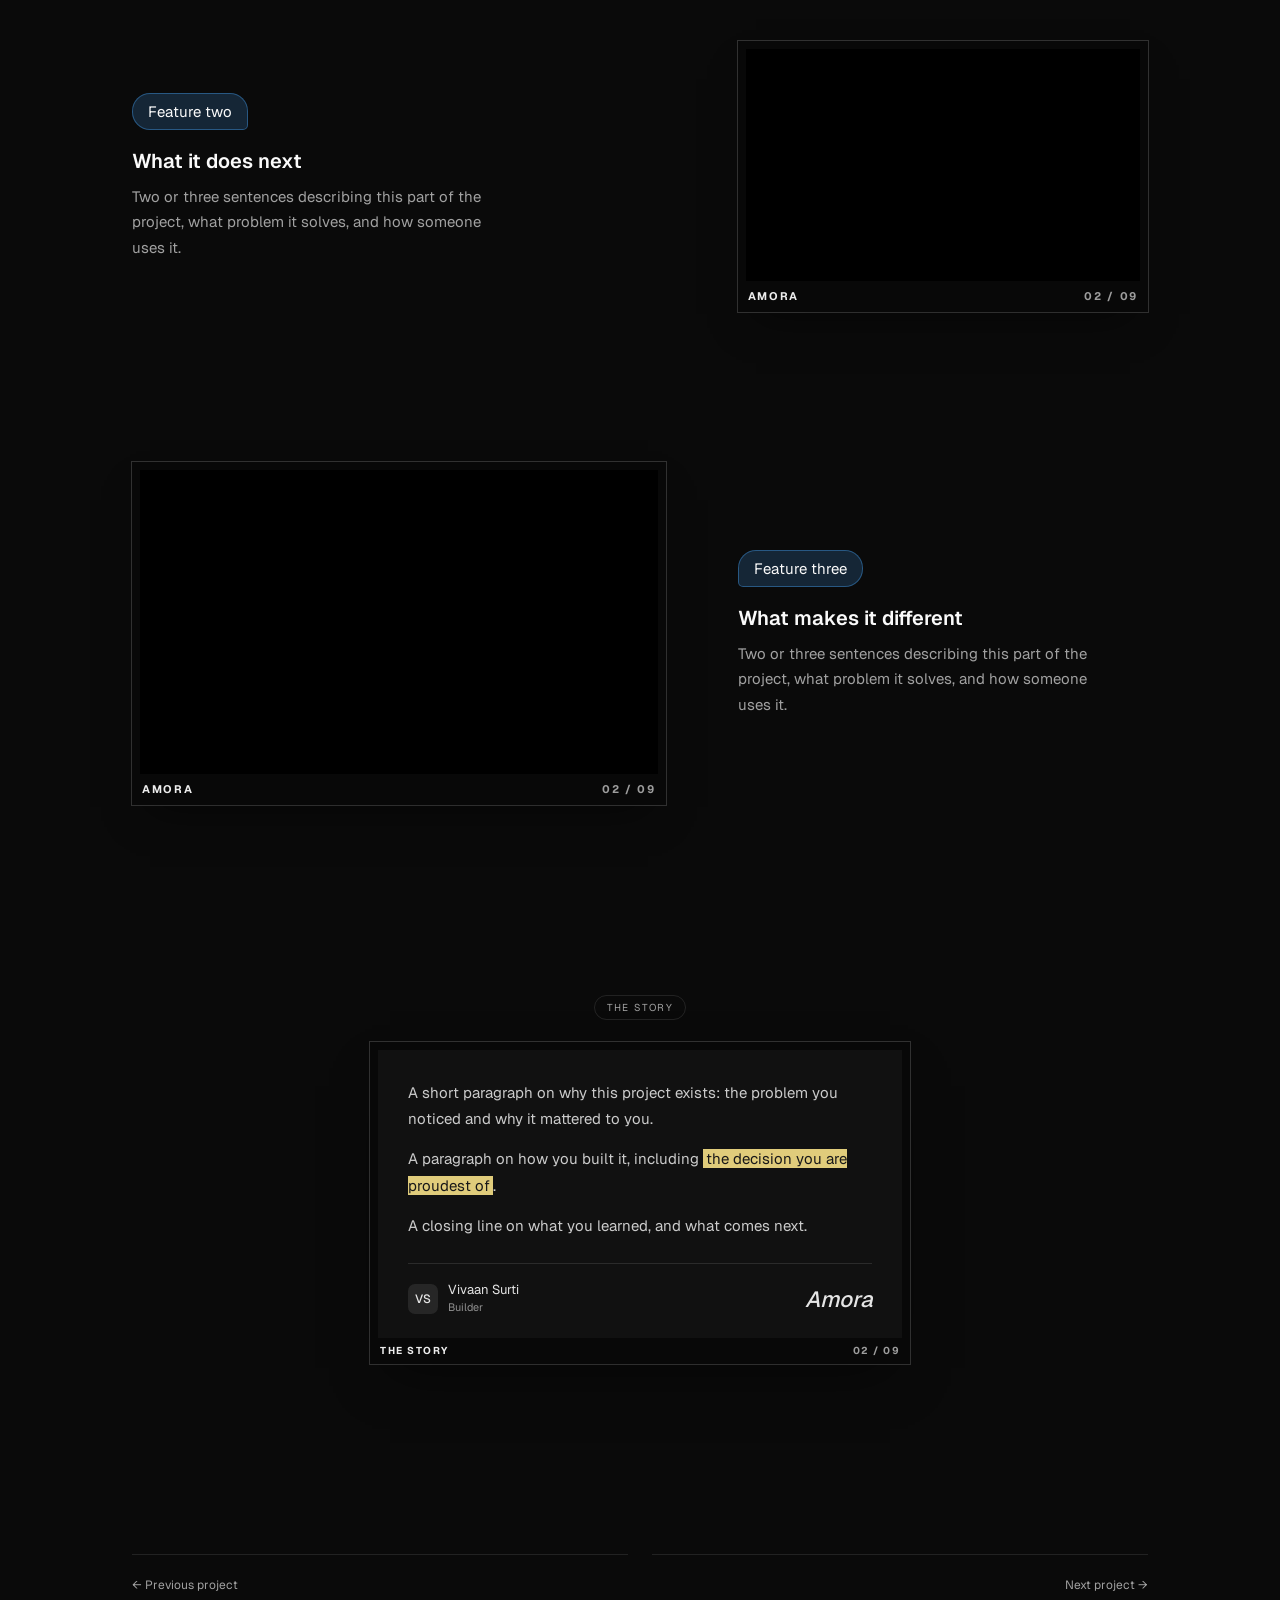
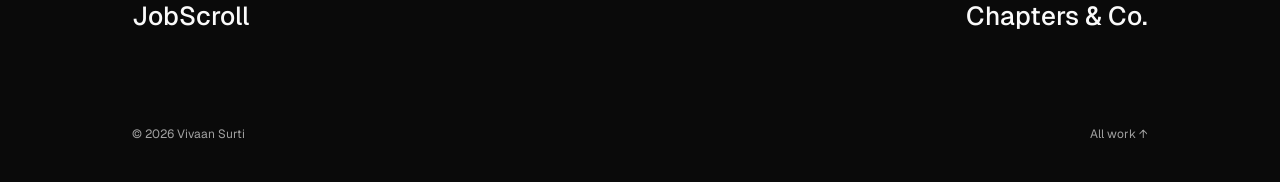
<file: projects/project-02/index.html>
<!doctype html>
<html lang="en" data-theme="dark">
<head><meta charset="utf-8"><meta name="viewport" content="width=device-width,initial-scale=1"><meta name="theme-color" content="#0a0a0a"><title>Project 02 — Vivaan Surti</title>
<script>try{var t=localStorage.getItem('portfolio-theme');if(t)document.documentElement.dataset.theme=t}catch(e){}</script>
<script>try{if(sessionStorage.getItem('lights-out'))document.documentElement.classList.add('lights-out-pending')}catch(e){}</script><link rel="stylesheet" href="../../foundation/style.css?v=ambient-clean-1"><link rel="stylesheet" href="../../foundation/work.css?v=ambient-clean-1"><link rel="stylesheet" href="../../foundation/motion.css?v=ambient-clean-1"><link rel="stylesheet" href="../../foundation/project.css?v=geist-1"></head>
<body data-project="project-02">
<div class="background glow" aria-hidden="true"></div>
<div class="background particles" aria-hidden="true"></div>
<div class="background light-overlay" aria-hidden="true"></div>
<!-- This page is built from the "project-02" entry in foundation/projects.js. -->
<div id="page"></div>
<script src="../../foundation/projects.js?v=pj-1"></script><script src="../../foundation/project.js?v=perf-3"></script><script src="../../foundation/ambient.js?v=dots-compact-1"></script>
<script src="../../foundation/eggs.js?v=torch-1"></script></body></html>
</file>
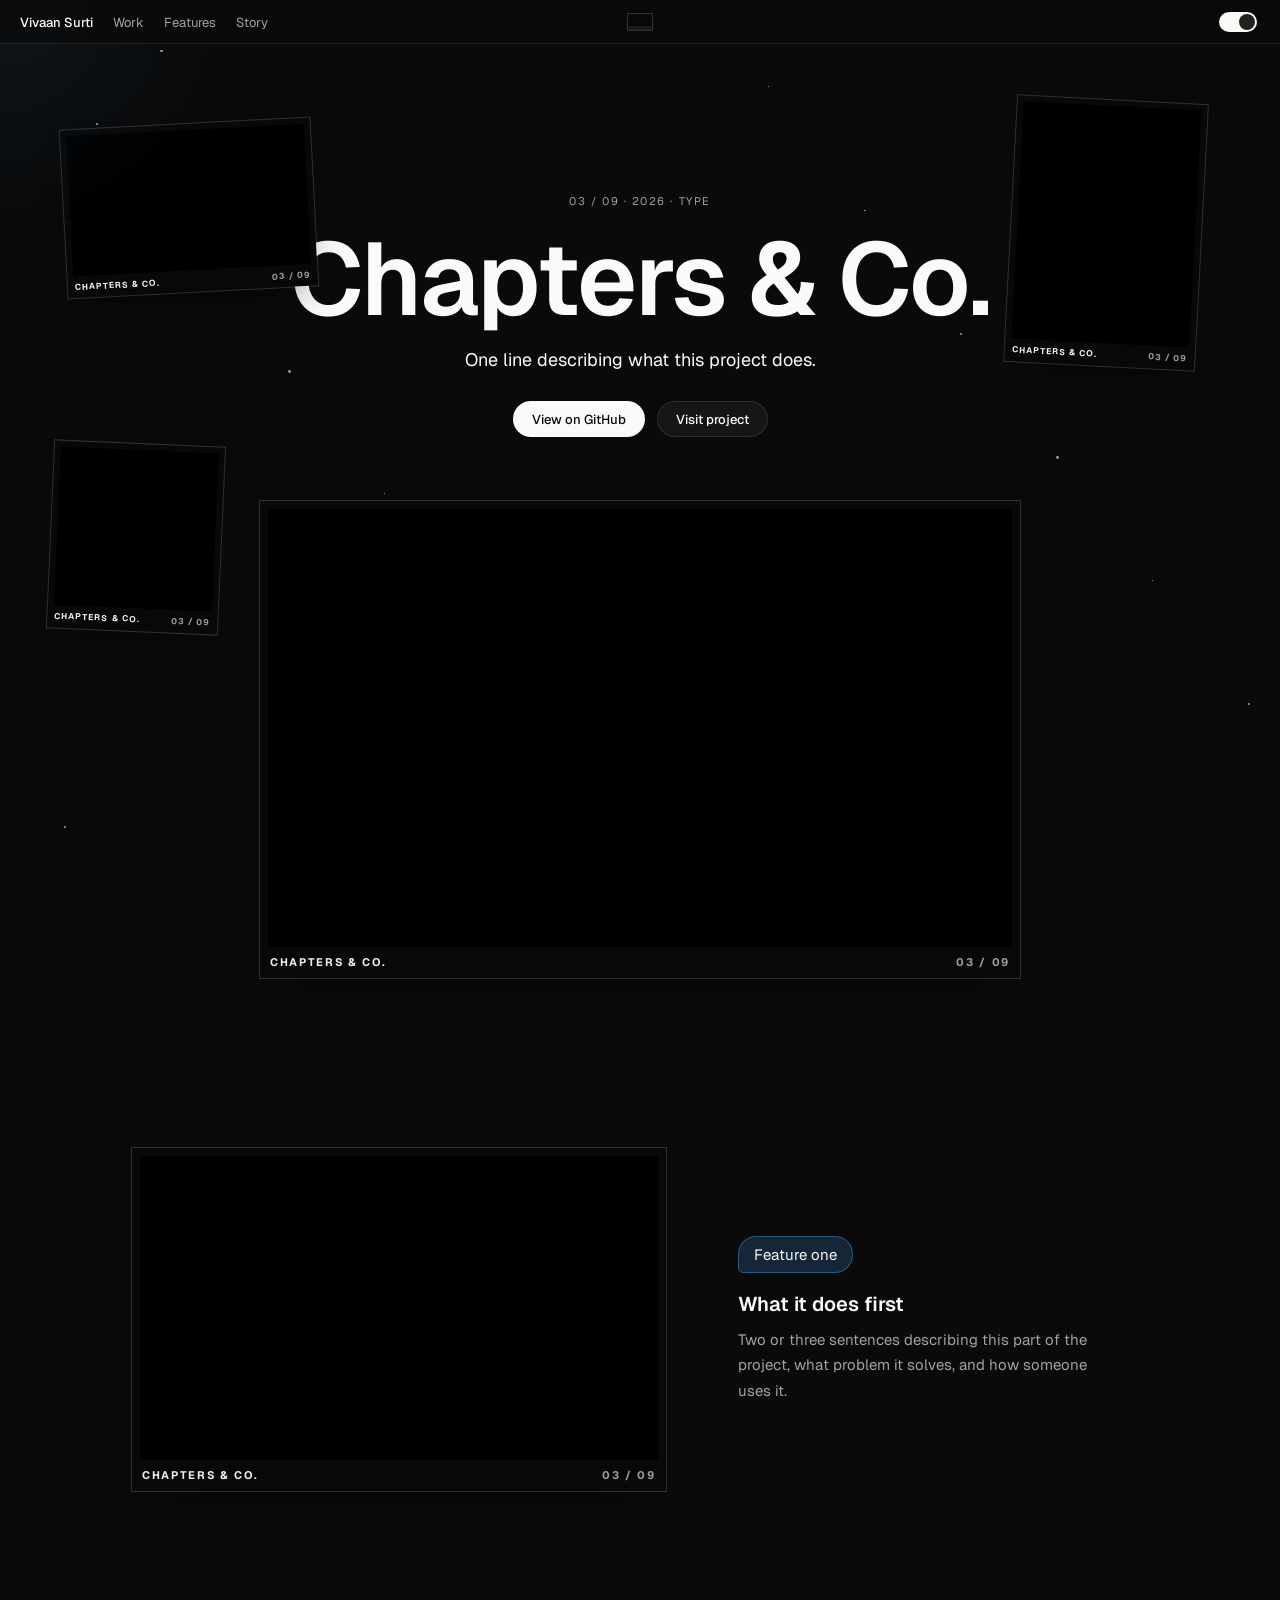
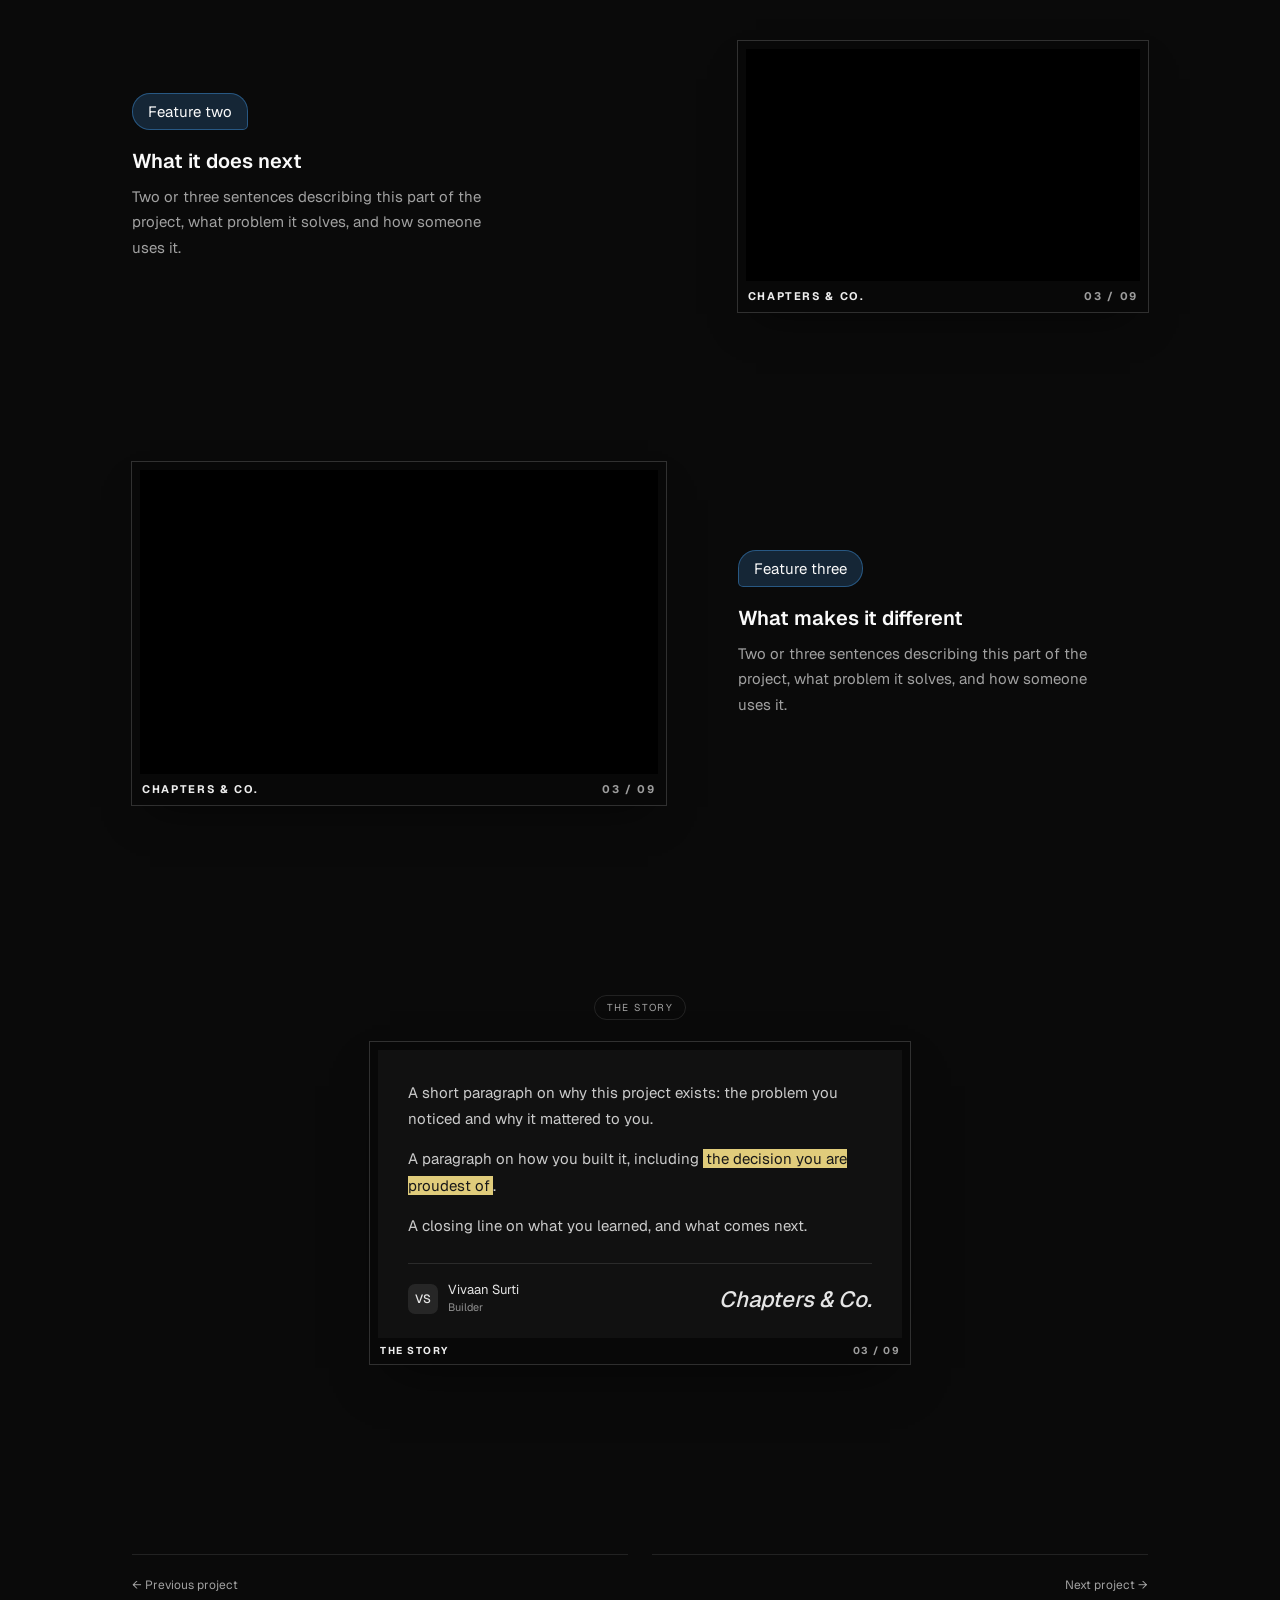
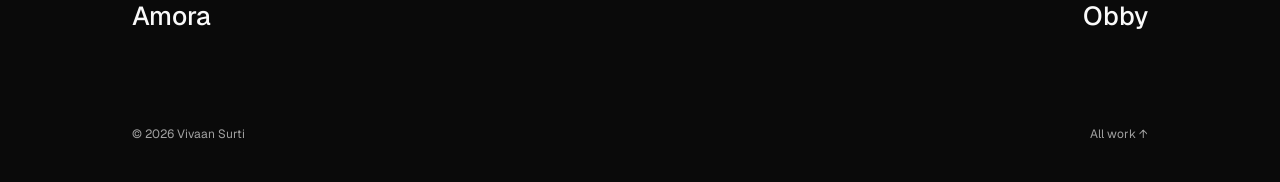
<file: projects/project-03/index.html>
<!doctype html>
<html lang="en" data-theme="dark">
<head><meta charset="utf-8"><meta name="viewport" content="width=device-width,initial-scale=1"><meta name="theme-color" content="#0a0a0a"><title>Project 03 — Vivaan Surti</title>
<script>try{var t=localStorage.getItem('portfolio-theme');if(t)document.documentElement.dataset.theme=t}catch(e){}</script>
<script>try{if(sessionStorage.getItem('lights-out'))document.documentElement.classList.add('lights-out-pending')}catch(e){}</script><link rel="stylesheet" href="../../foundation/style.css?v=ambient-clean-1"><link rel="stylesheet" href="../../foundation/work.css?v=ambient-clean-1"><link rel="stylesheet" href="../../foundation/motion.css?v=ambient-clean-1"><link rel="stylesheet" href="../../foundation/project.css?v=geist-1"></head>
<body data-project="project-03">
<div class="background glow" aria-hidden="true"></div>
<div class="background particles" aria-hidden="true"></div>
<div class="background light-overlay" aria-hidden="true"></div>
<!-- This page is built from the "project-03" entry in foundation/projects.js. -->
<div id="page"></div>
<script src="../../foundation/projects.js?v=pj-1"></script><script src="../../foundation/project.js?v=perf-3"></script><script src="../../foundation/ambient.js?v=dots-compact-1"></script>
<script src="../../foundation/eggs.js?v=torch-1"></script></body></html>
</file>
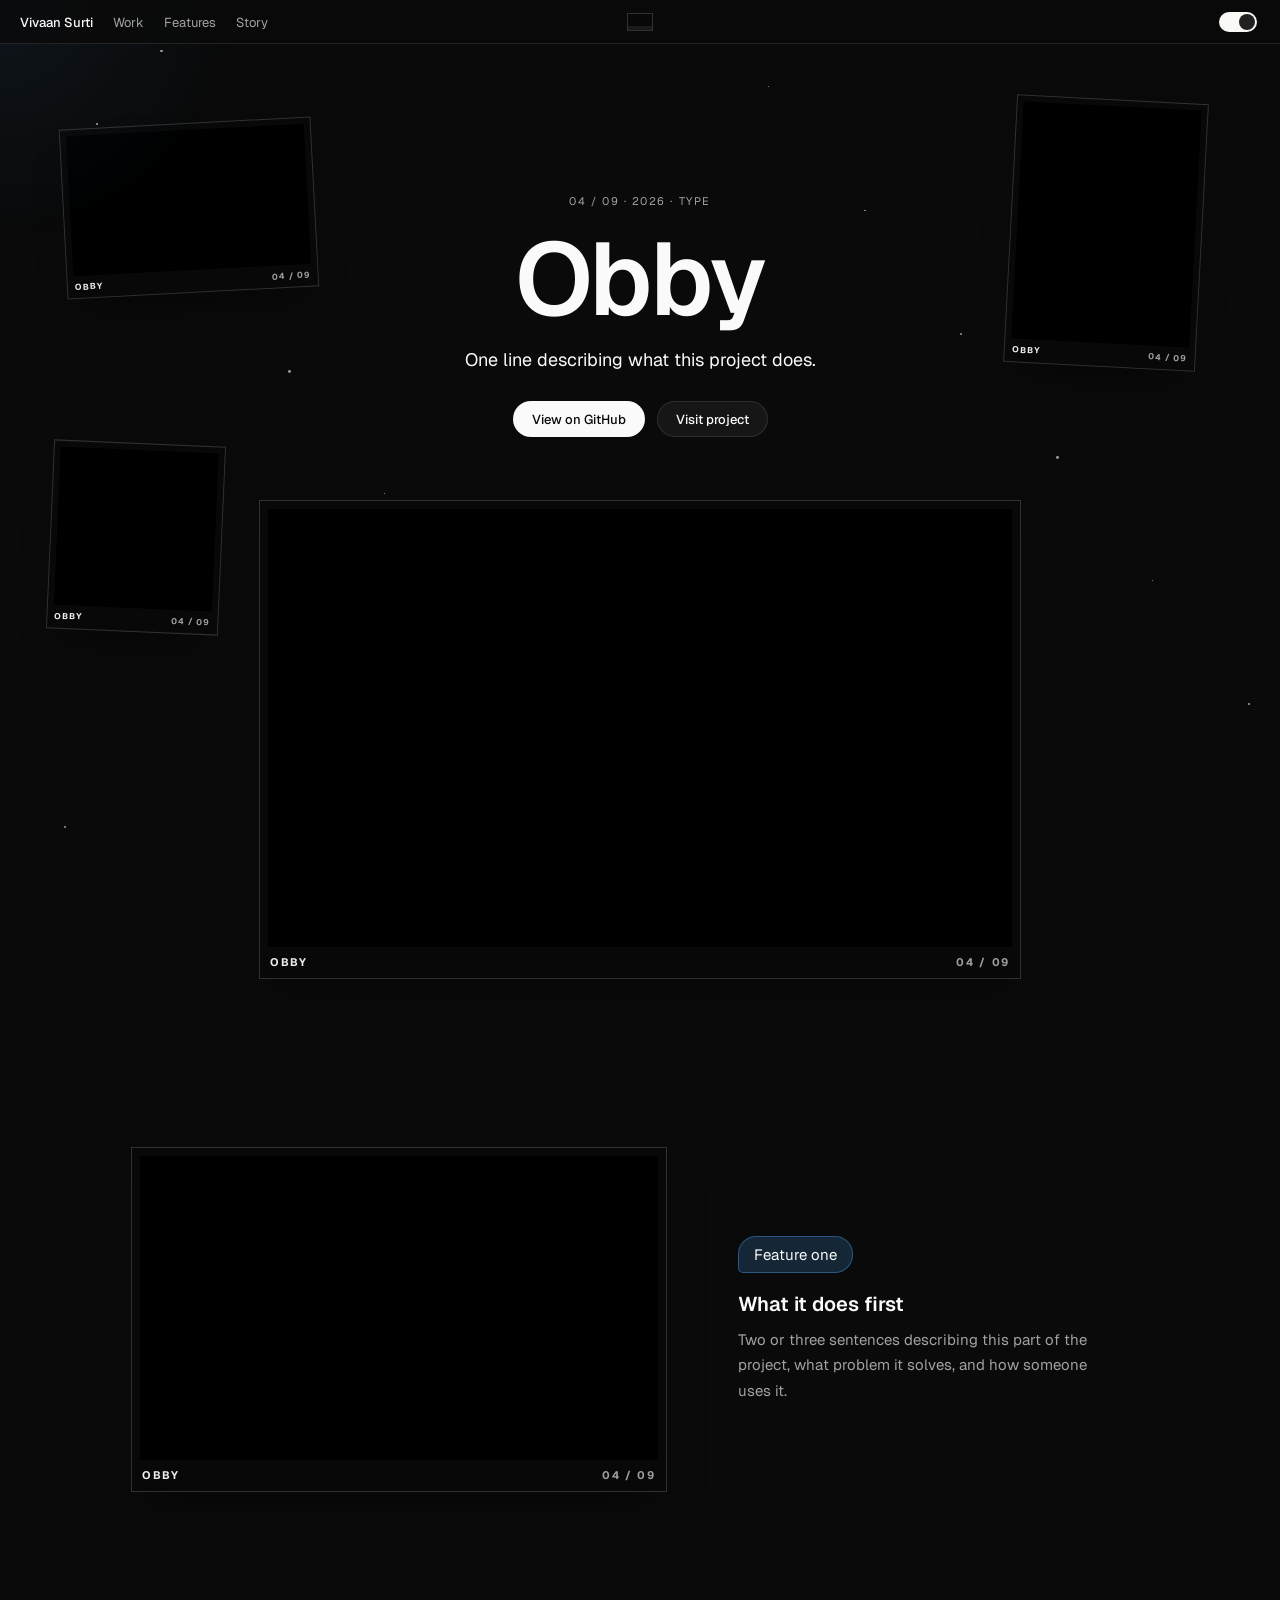
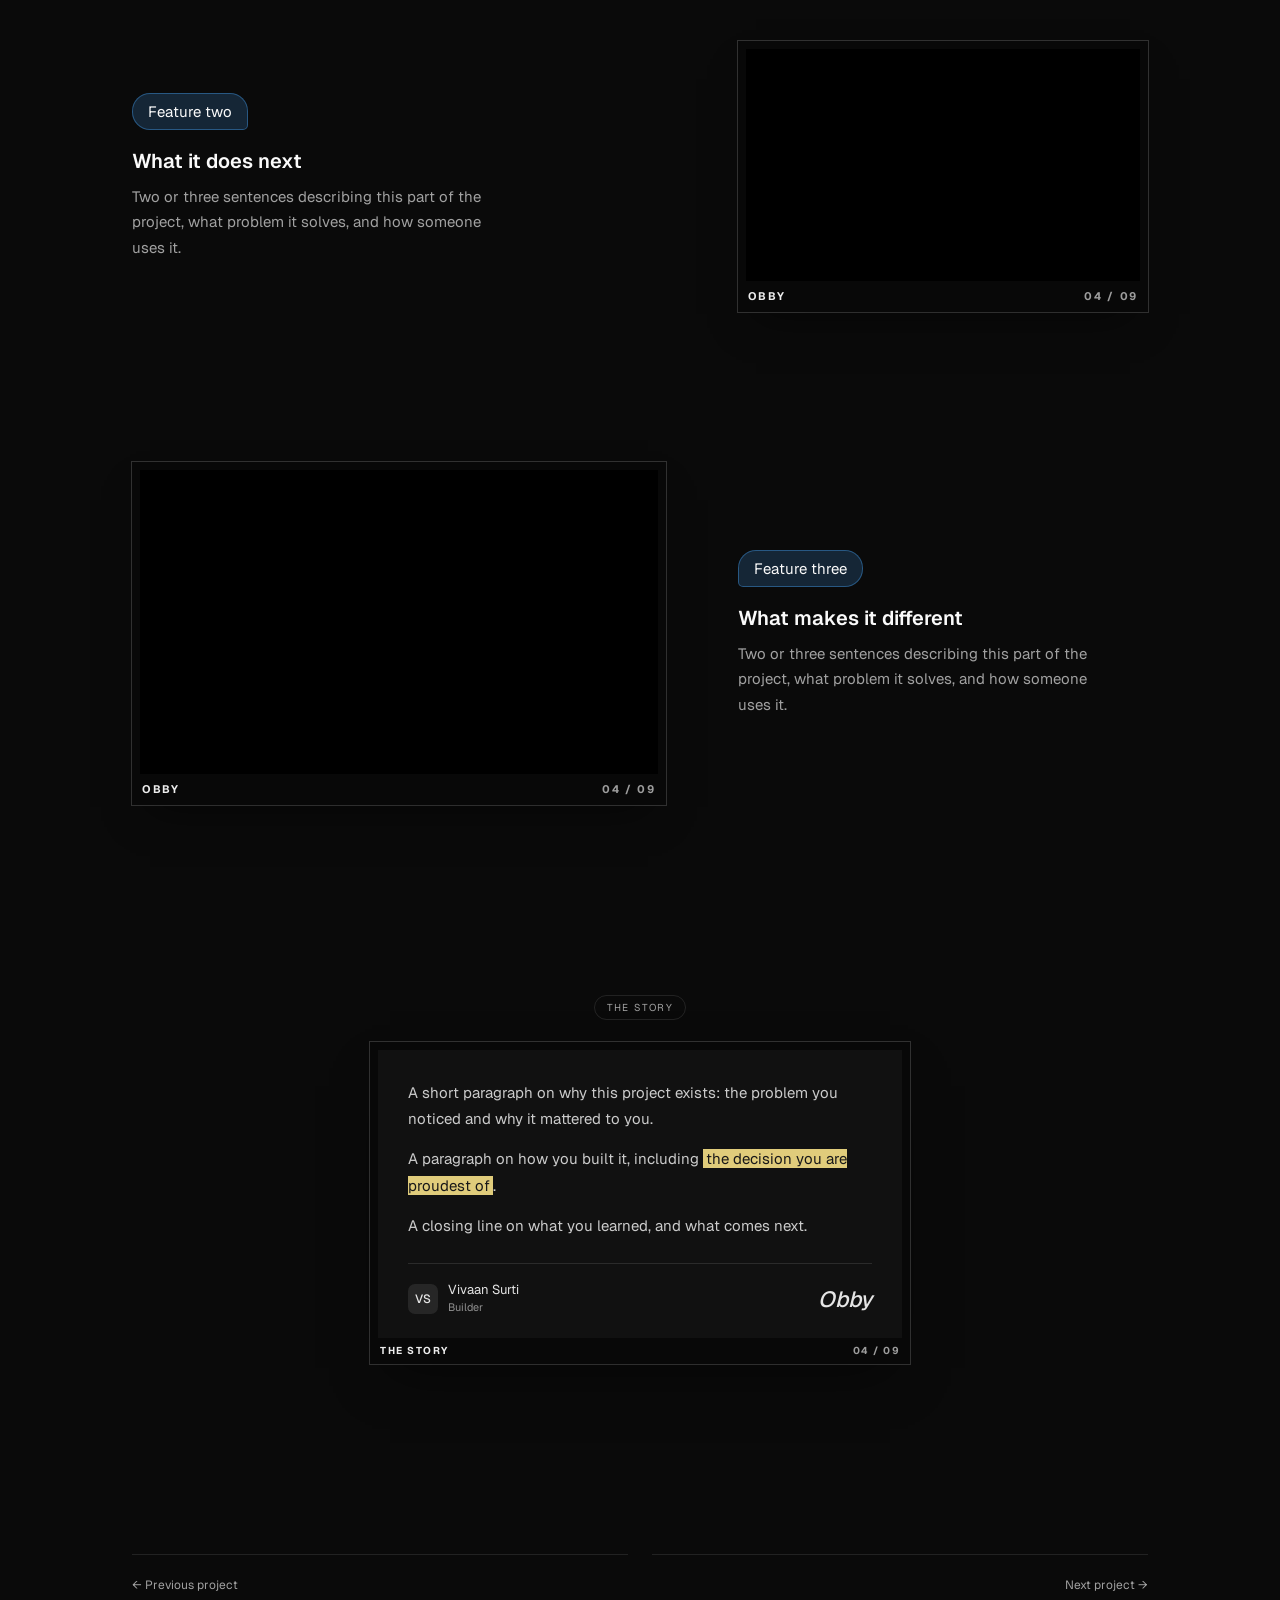
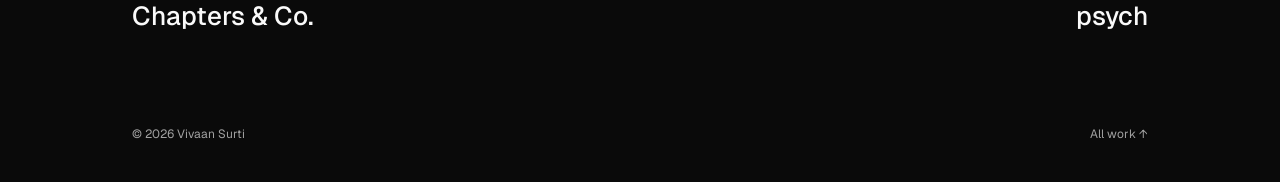
<file: projects/project-04/index.html>
<!doctype html>
<html lang="en" data-theme="dark">
<head><meta charset="utf-8"><meta name="viewport" content="width=device-width,initial-scale=1"><meta name="theme-color" content="#0a0a0a"><title>Project 04 — Vivaan Surti</title>
<script>try{var t=localStorage.getItem('portfolio-theme');if(t)document.documentElement.dataset.theme=t}catch(e){}</script>
<script>try{if(sessionStorage.getItem('lights-out'))document.documentElement.classList.add('lights-out-pending')}catch(e){}</script><link rel="stylesheet" href="../../foundation/style.css?v=ambient-clean-1"><link rel="stylesheet" href="../../foundation/work.css?v=ambient-clean-1"><link rel="stylesheet" href="../../foundation/motion.css?v=ambient-clean-1"><link rel="stylesheet" href="../../foundation/project.css?v=geist-1"></head>
<body data-project="project-04">
<div class="background glow" aria-hidden="true"></div>
<div class="background particles" aria-hidden="true"></div>
<div class="background light-overlay" aria-hidden="true"></div>
<!-- This page is built from the "project-04" entry in foundation/projects.js. -->
<div id="page"></div>
<script src="../../foundation/projects.js?v=pj-1"></script><script src="../../foundation/project.js?v=perf-3"></script><script src="../../foundation/ambient.js?v=dots-compact-1"></script>
<script src="../../foundation/eggs.js?v=torch-1"></script></body></html>
</file>
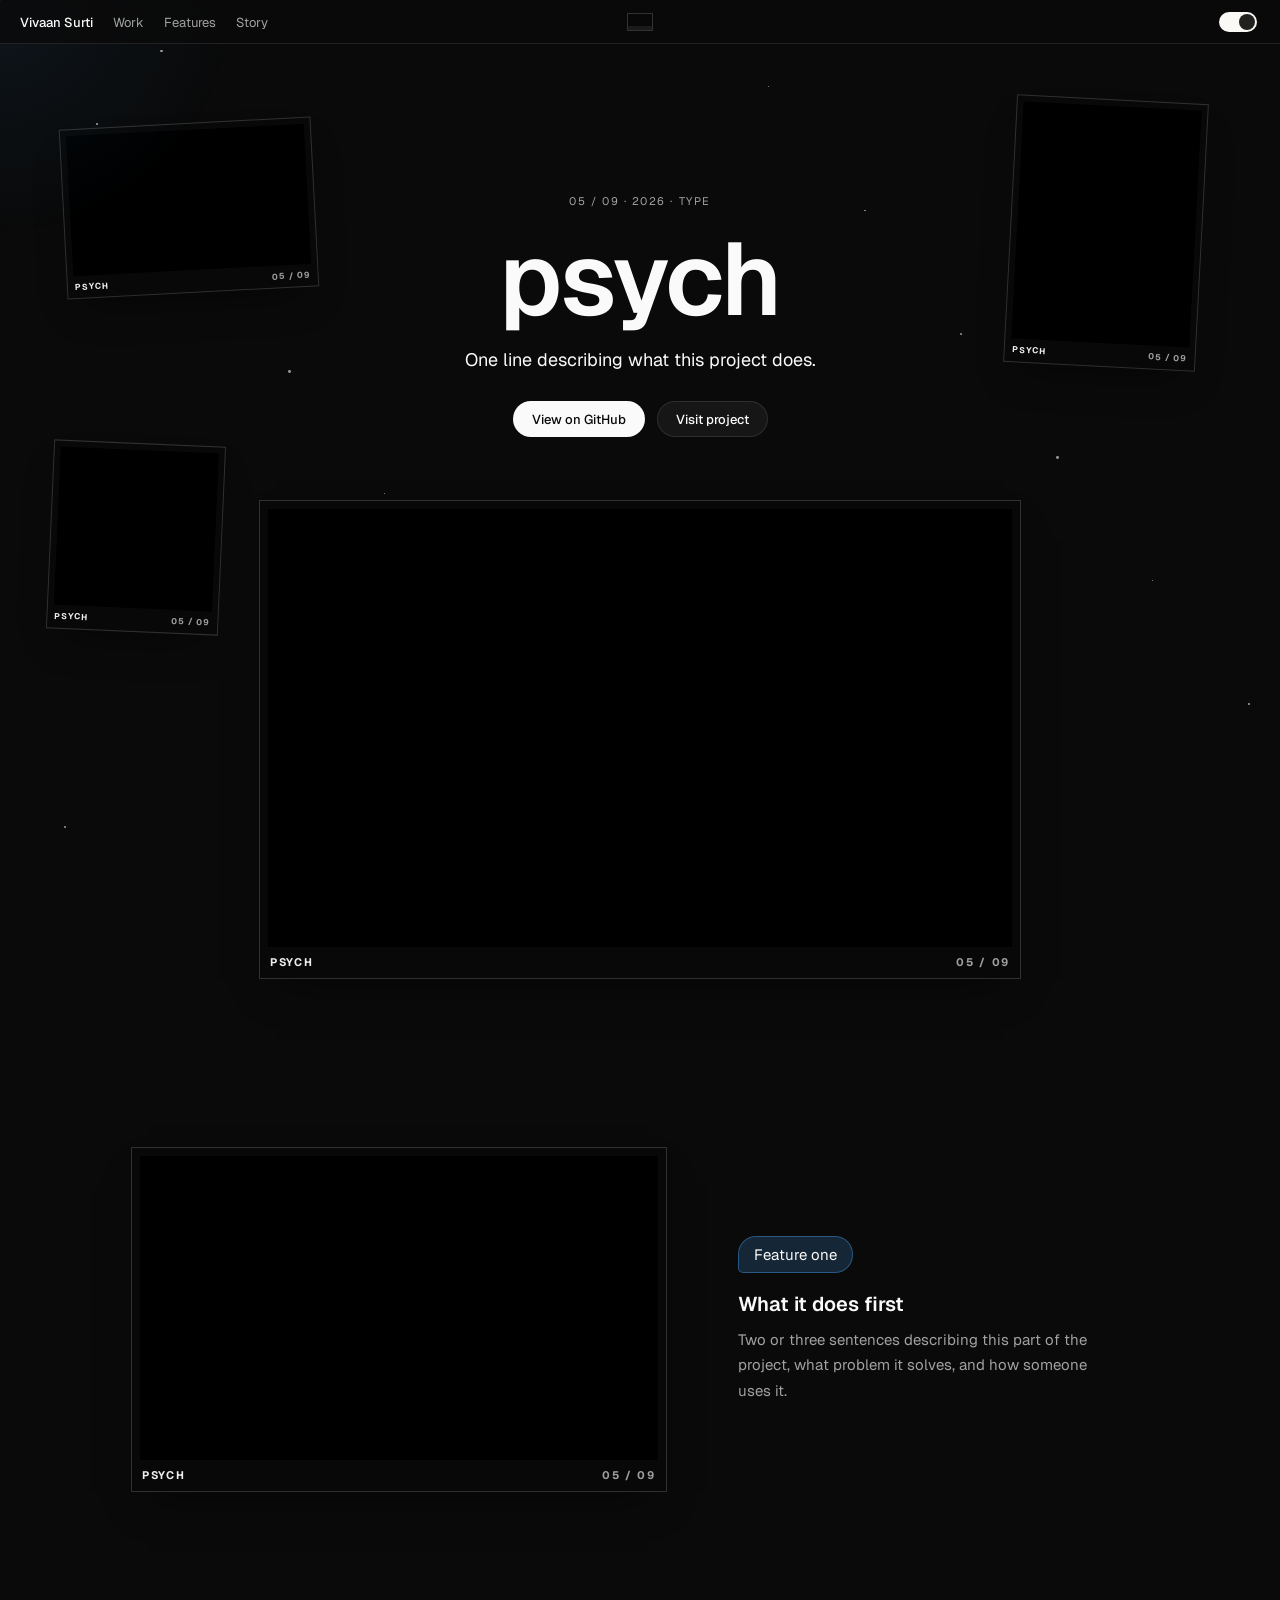
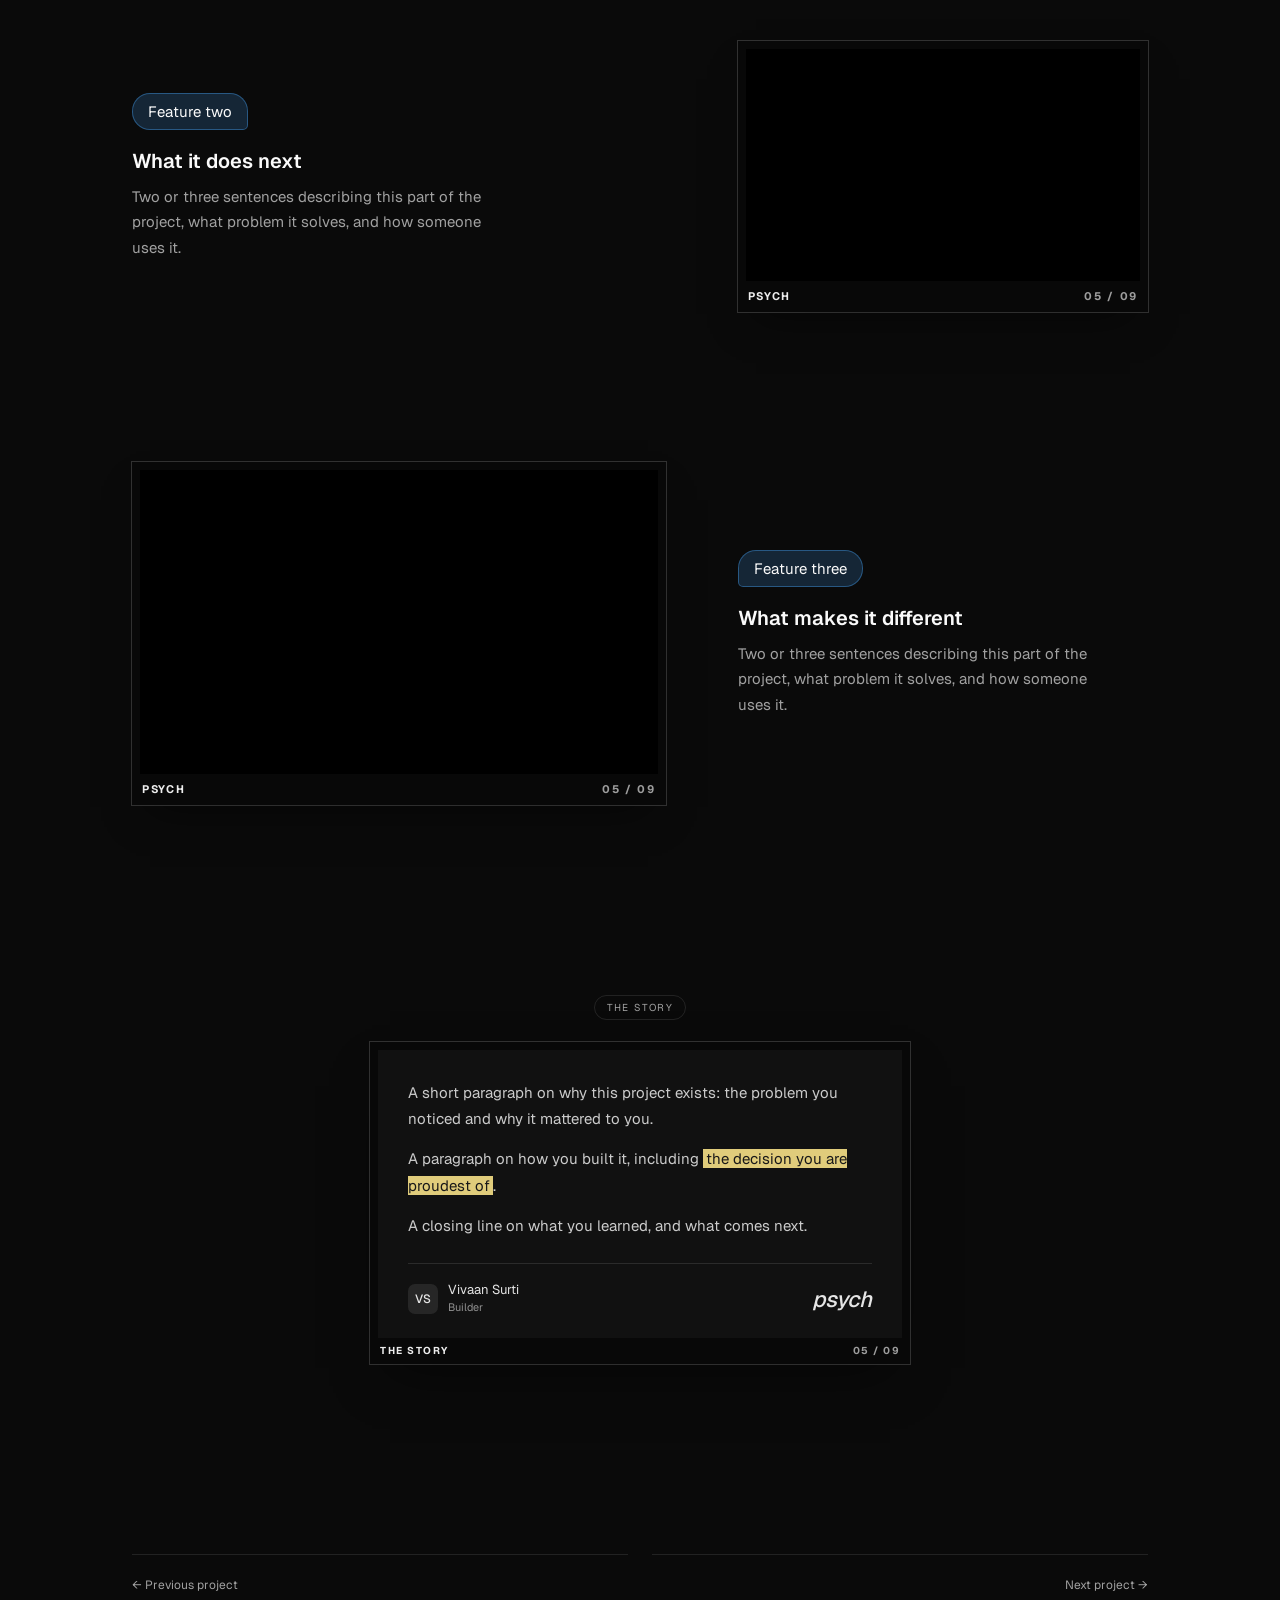
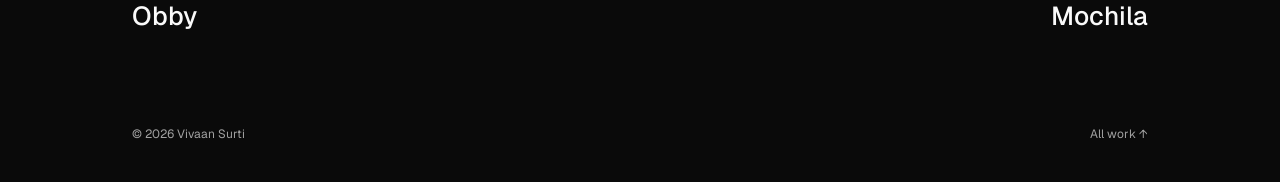
<file: projects/project-05/index.html>
<!doctype html>
<html lang="en" data-theme="dark">
<head><meta charset="utf-8"><meta name="viewport" content="width=device-width,initial-scale=1"><meta name="theme-color" content="#0a0a0a"><title>Project 05 — Vivaan Surti</title>
<script>try{var t=localStorage.getItem('portfolio-theme');if(t)document.documentElement.dataset.theme=t}catch(e){}</script>
<script>try{if(sessionStorage.getItem('lights-out'))document.documentElement.classList.add('lights-out-pending')}catch(e){}</script><link rel="stylesheet" href="../../foundation/style.css?v=ambient-clean-1"><link rel="stylesheet" href="../../foundation/work.css?v=ambient-clean-1"><link rel="stylesheet" href="../../foundation/motion.css?v=ambient-clean-1"><link rel="stylesheet" href="../../foundation/project.css?v=geist-1"></head>
<body data-project="project-05">
<div class="background glow" aria-hidden="true"></div>
<div class="background particles" aria-hidden="true"></div>
<div class="background light-overlay" aria-hidden="true"></div>
<!-- This page is built from the "project-05" entry in foundation/projects.js. -->
<div id="page"></div>
<script src="../../foundation/projects.js?v=pj-1"></script><script src="../../foundation/project.js?v=perf-3"></script><script src="../../foundation/ambient.js?v=dots-compact-1"></script>
<script src="../../foundation/eggs.js?v=torch-1"></script></body></html>
</file>
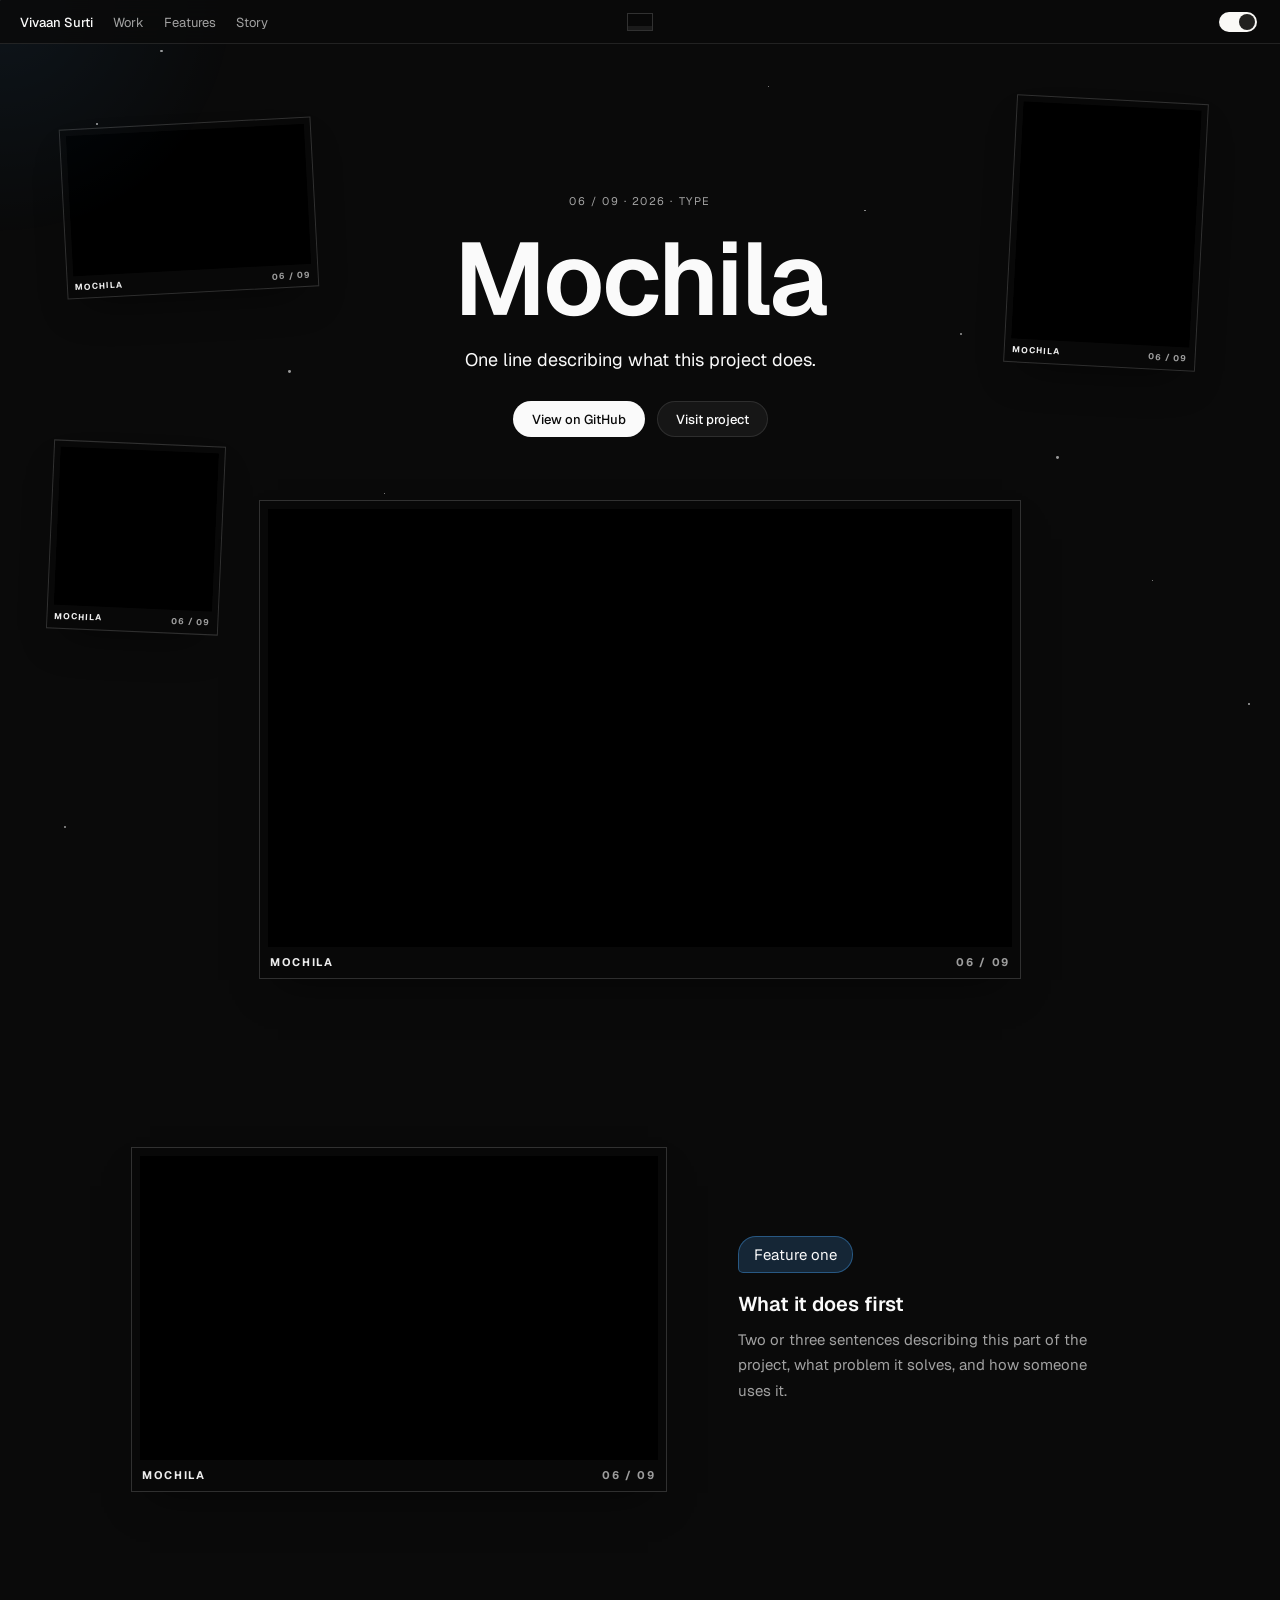
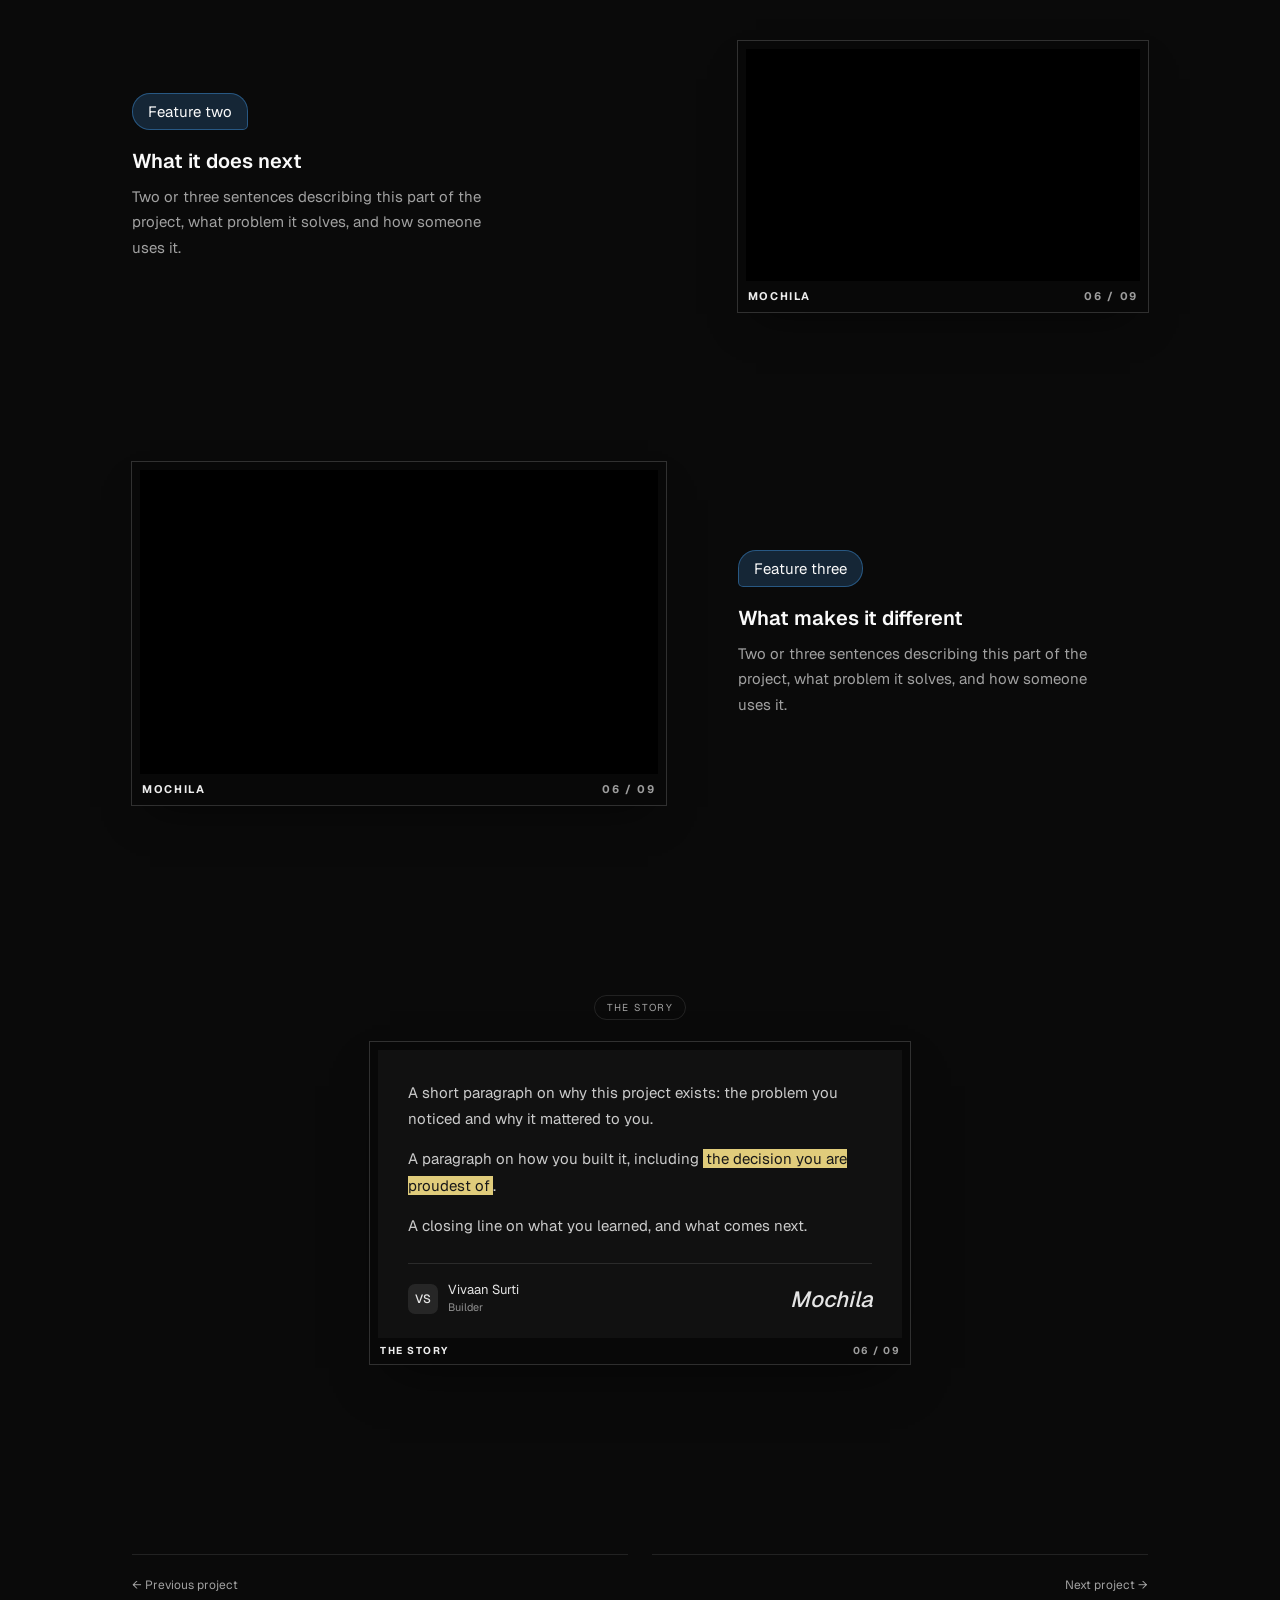
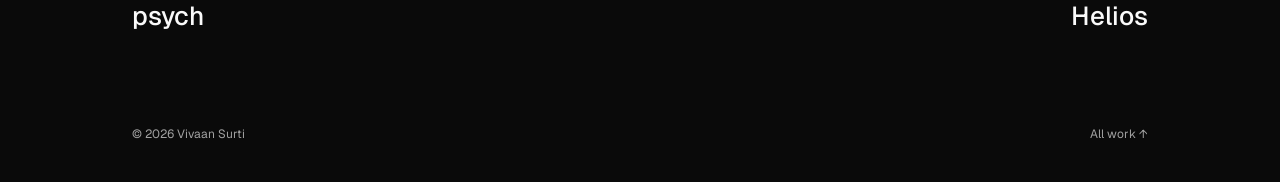
<file: projects/project-06/index.html>
<!doctype html>
<html lang="en" data-theme="dark">
<head><meta charset="utf-8"><meta name="viewport" content="width=device-width,initial-scale=1"><meta name="theme-color" content="#0a0a0a"><title>Project 06 — Vivaan Surti</title>
<script>try{var t=localStorage.getItem('portfolio-theme');if(t)document.documentElement.dataset.theme=t}catch(e){}</script>
<script>try{if(sessionStorage.getItem('lights-out'))document.documentElement.classList.add('lights-out-pending')}catch(e){}</script><link rel="stylesheet" href="../../foundation/style.css?v=ambient-clean-1"><link rel="stylesheet" href="../../foundation/work.css?v=ambient-clean-1"><link rel="stylesheet" href="../../foundation/motion.css?v=ambient-clean-1"><link rel="stylesheet" href="../../foundation/project.css?v=geist-1"></head>
<body data-project="project-06">
<div class="background glow" aria-hidden="true"></div>
<div class="background particles" aria-hidden="true"></div>
<div class="background light-overlay" aria-hidden="true"></div>
<!-- This page is built from the "project-06" entry in foundation/projects.js. -->
<div id="page"></div>
<script src="../../foundation/projects.js?v=pj-1"></script><script src="../../foundation/project.js?v=perf-3"></script><script src="../../foundation/ambient.js?v=dots-compact-1"></script>
<script src="../../foundation/eggs.js?v=torch-1"></script></body></html>
</file>
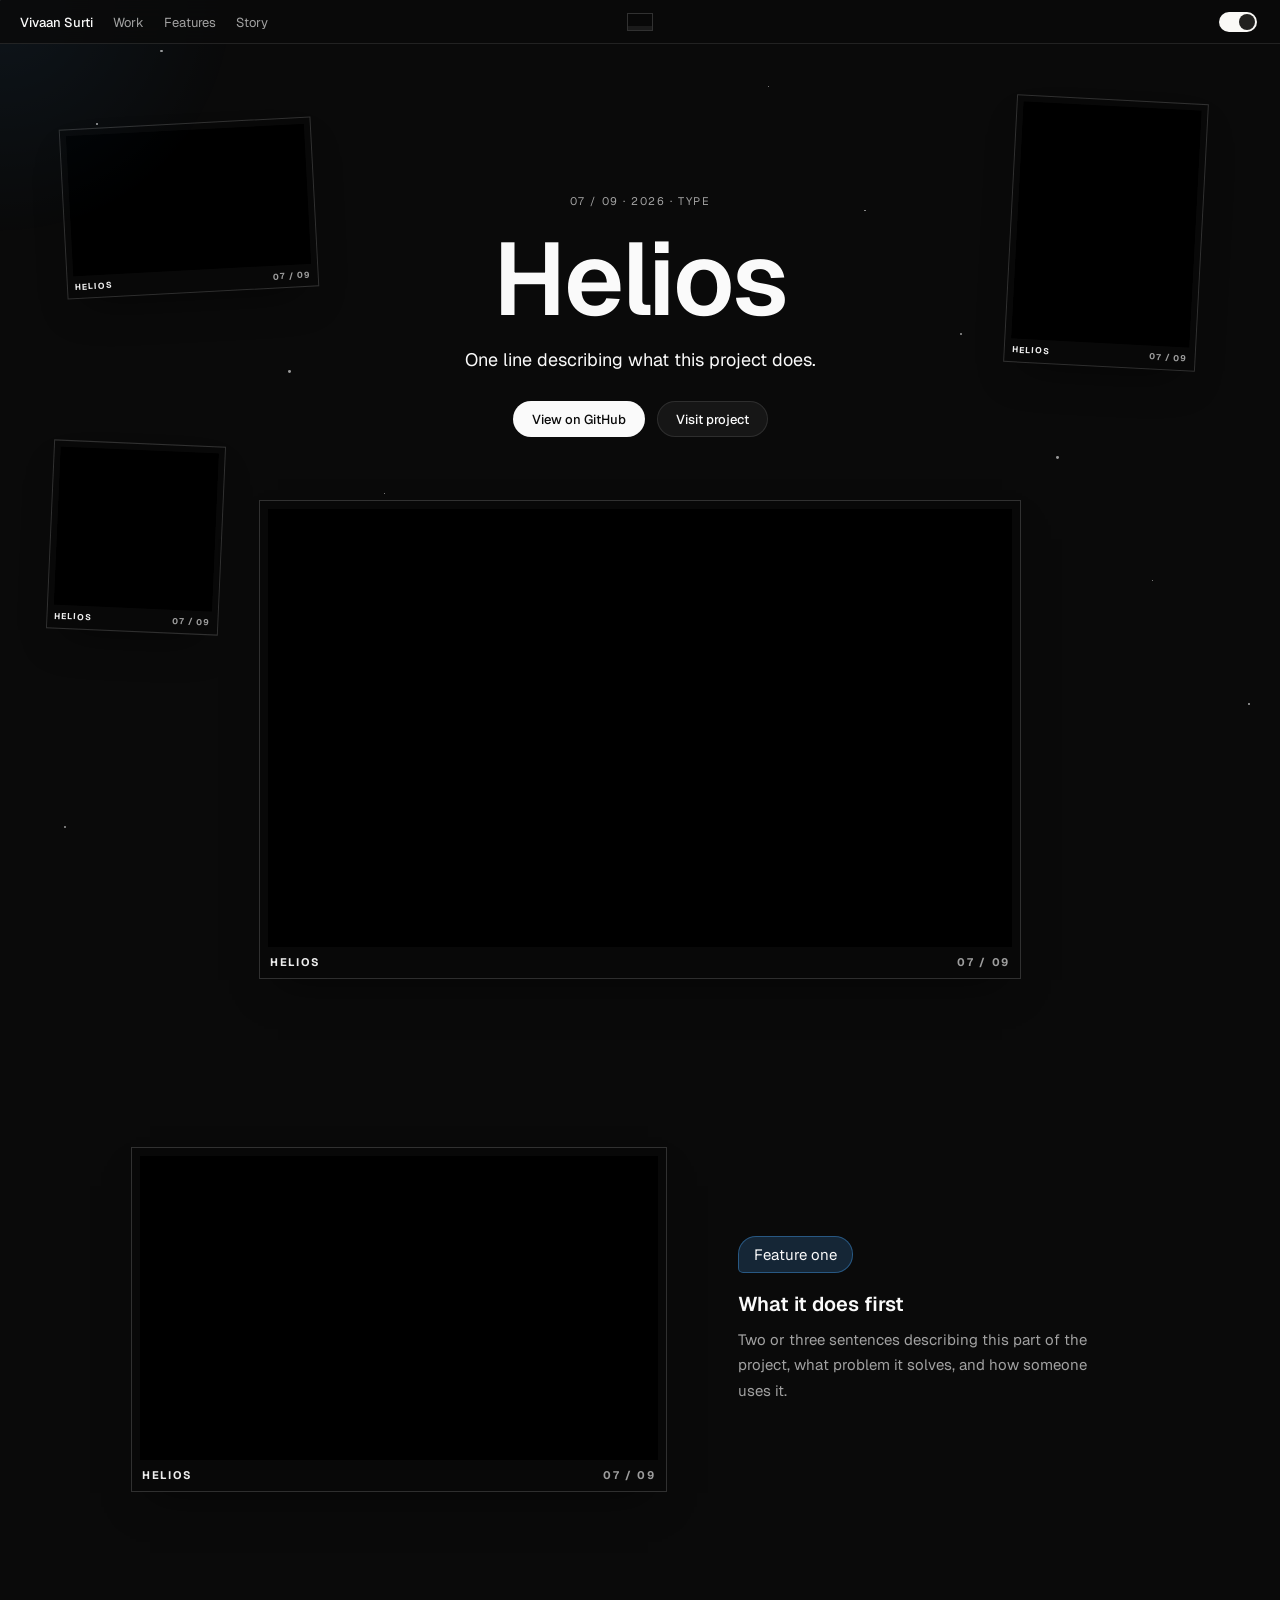
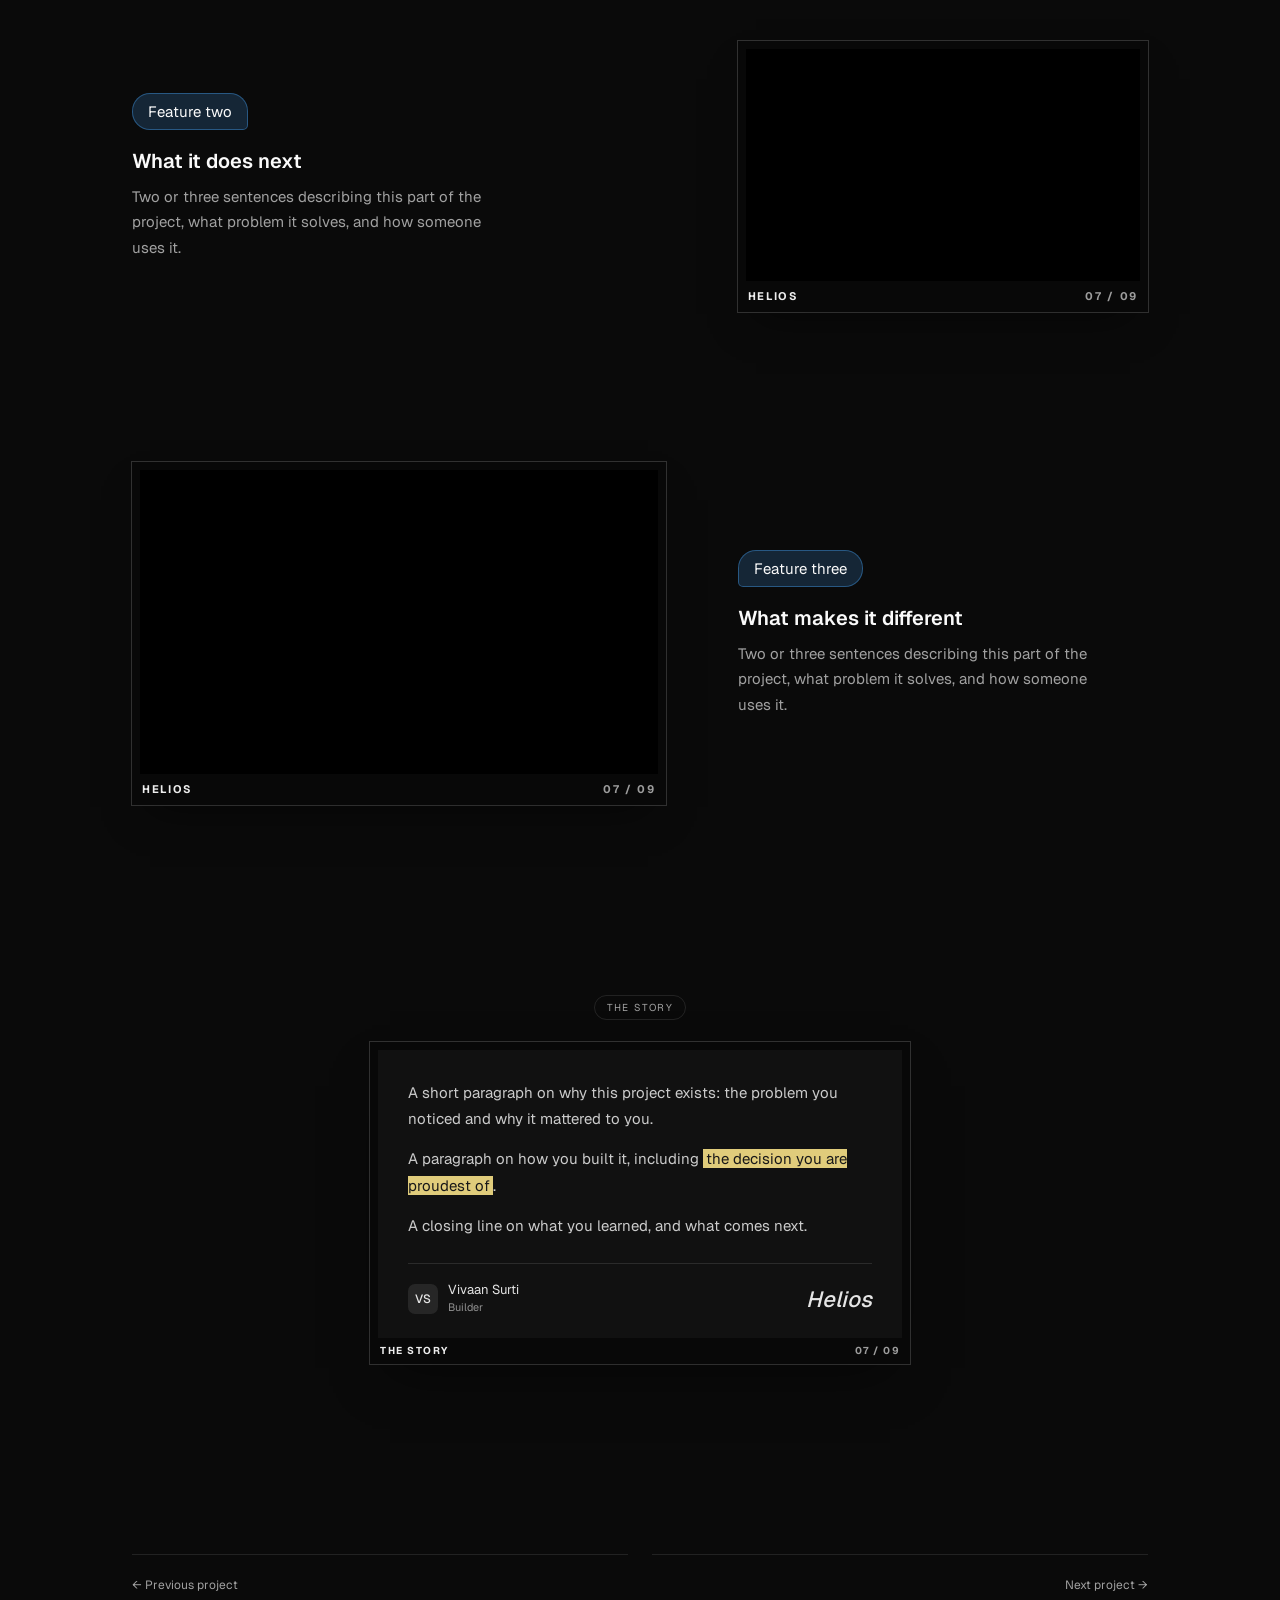
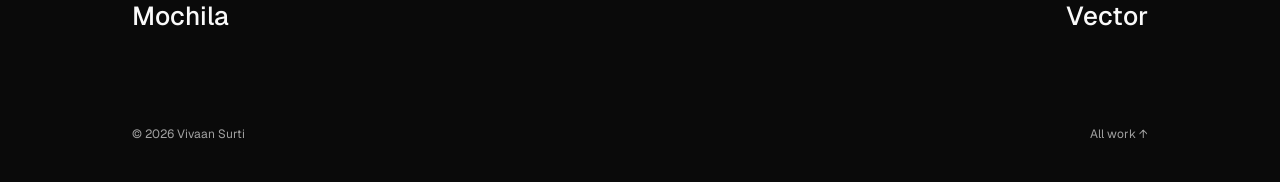
<file: projects/project-07/index.html>
<!doctype html>
<html lang="en" data-theme="dark">
<head><meta charset="utf-8"><meta name="viewport" content="width=device-width,initial-scale=1"><meta name="theme-color" content="#0a0a0a"><title>Project 07 — Vivaan Surti</title>
<script>try{var t=localStorage.getItem('portfolio-theme');if(t)document.documentElement.dataset.theme=t}catch(e){}</script>
<script>try{if(sessionStorage.getItem('lights-out'))document.documentElement.classList.add('lights-out-pending')}catch(e){}</script><link rel="stylesheet" href="../../foundation/style.css?v=ambient-clean-1"><link rel="stylesheet" href="../../foundation/work.css?v=ambient-clean-1"><link rel="stylesheet" href="../../foundation/motion.css?v=ambient-clean-1"><link rel="stylesheet" href="../../foundation/project.css?v=geist-1"></head>
<body data-project="project-07">
<div class="background glow" aria-hidden="true"></div>
<div class="background particles" aria-hidden="true"></div>
<div class="background light-overlay" aria-hidden="true"></div>
<!-- This page is built from the "project-07" entry in foundation/projects.js. -->
<div id="page"></div>
<script src="../../foundation/projects.js?v=pj-1"></script><script src="../../foundation/project.js?v=perf-3"></script><script src="../../foundation/ambient.js?v=dots-compact-1"></script>
<script src="../../foundation/eggs.js?v=torch-1"></script></body></html>
</file>
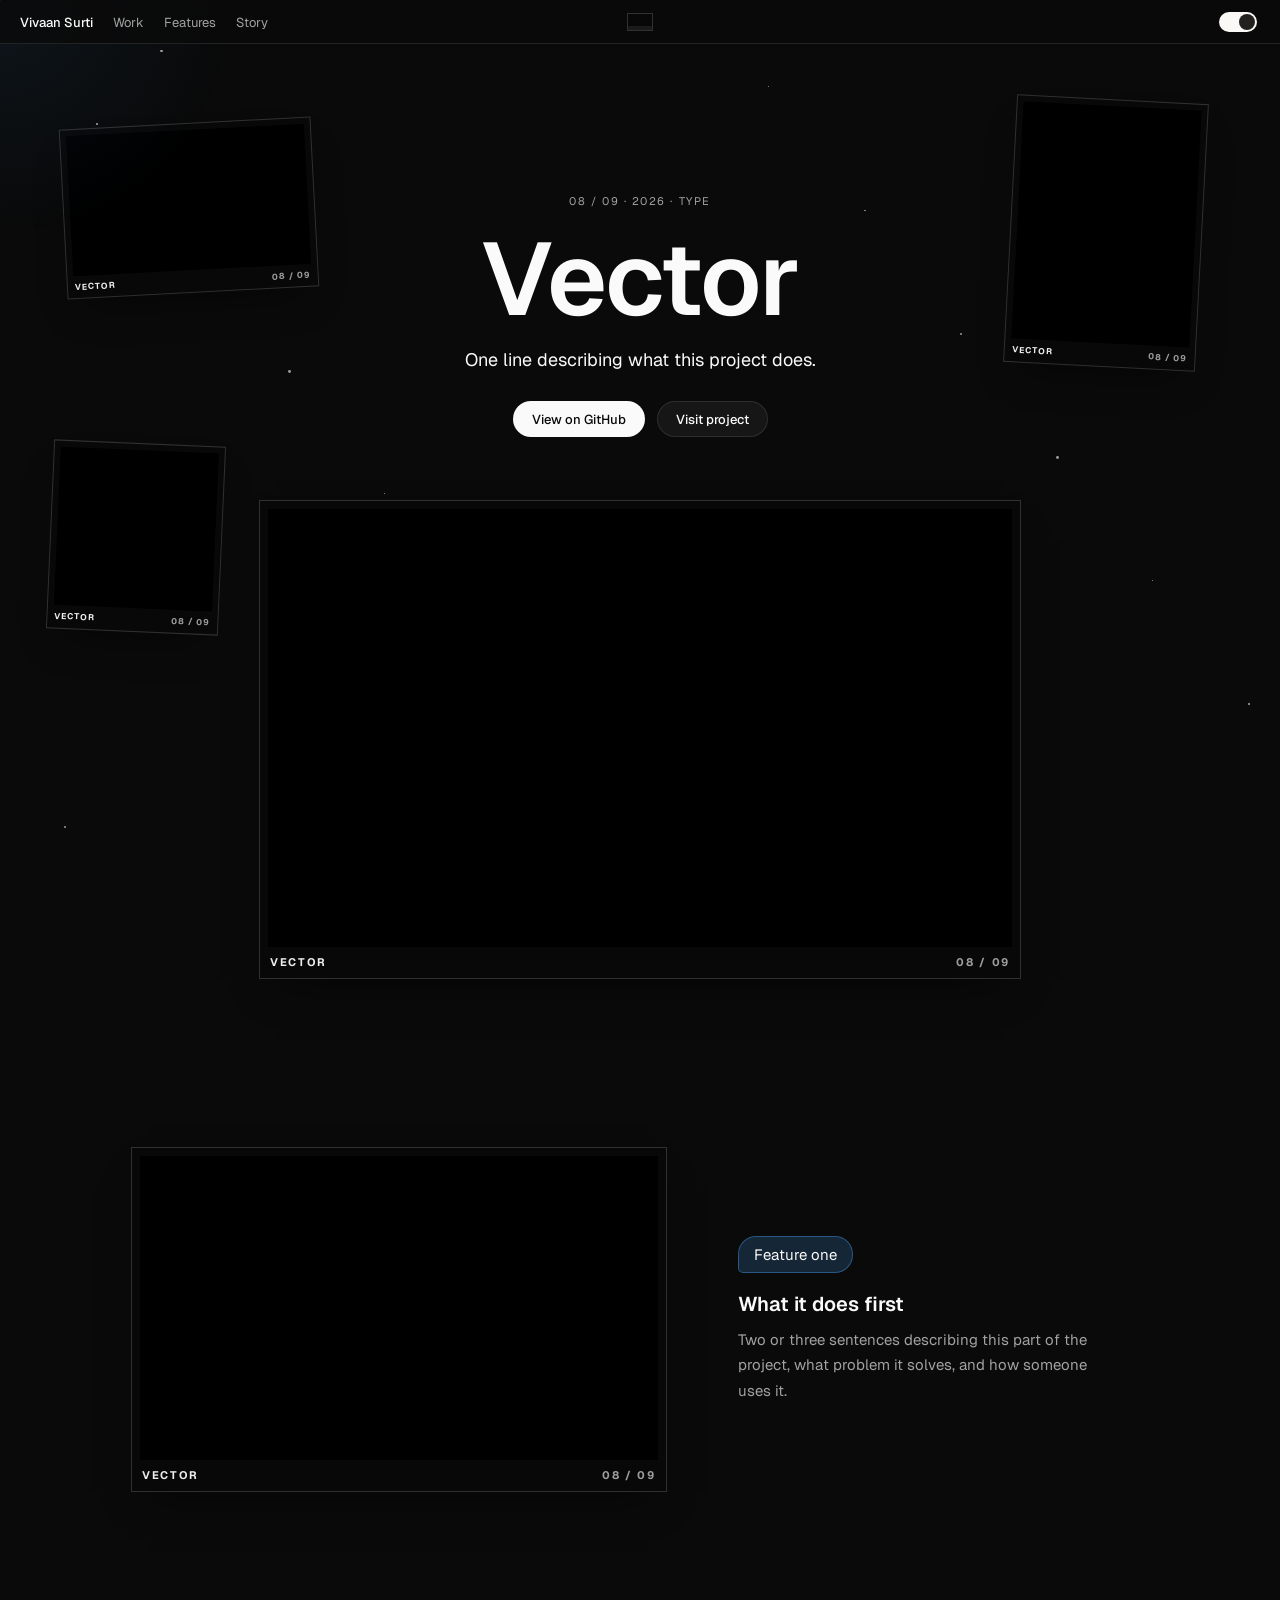
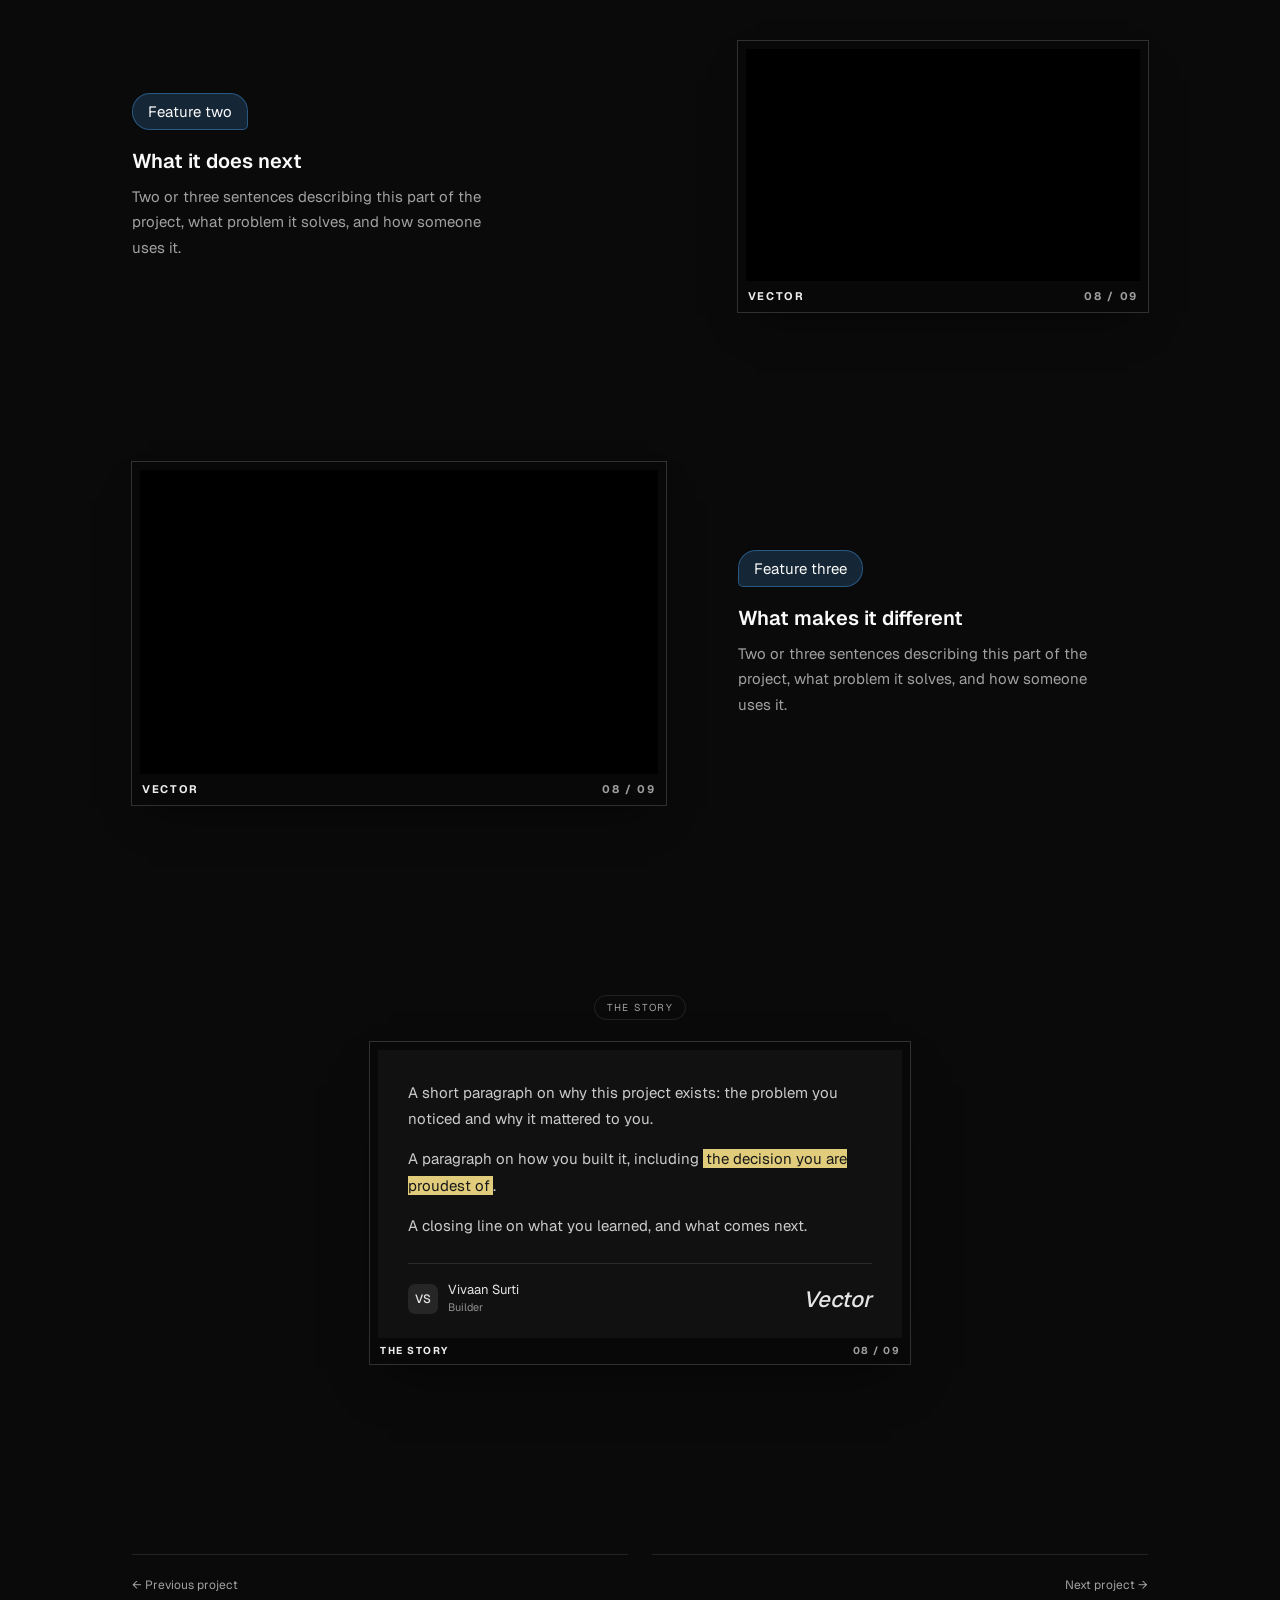
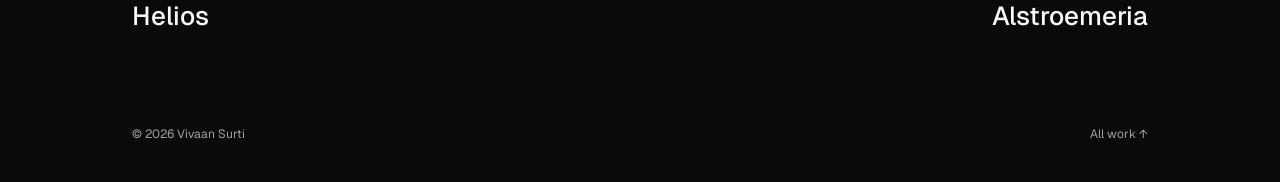
<file: projects/project-08/index.html>
<!doctype html>
<html lang="en" data-theme="dark">
<head><meta charset="utf-8"><meta name="viewport" content="width=device-width,initial-scale=1"><meta name="theme-color" content="#0a0a0a"><title>Project 08 — Vivaan Surti</title>
<script>try{var t=localStorage.getItem('portfolio-theme');if(t)document.documentElement.dataset.theme=t}catch(e){}</script>
<script>try{if(sessionStorage.getItem('lights-out'))document.documentElement.classList.add('lights-out-pending')}catch(e){}</script><link rel="stylesheet" href="../../foundation/style.css?v=ambient-clean-1"><link rel="stylesheet" href="../../foundation/work.css?v=ambient-clean-1"><link rel="stylesheet" href="../../foundation/motion.css?v=ambient-clean-1"><link rel="stylesheet" href="../../foundation/project.css?v=geist-1"></head>
<body data-project="project-08">
<div class="background glow" aria-hidden="true"></div>
<div class="background particles" aria-hidden="true"></div>
<div class="background light-overlay" aria-hidden="true"></div>
<!-- This page is built from the "project-08" entry in foundation/projects.js. -->
<div id="page"></div>
<script src="../../foundation/projects.js?v=pj-1"></script><script src="../../foundation/project.js?v=perf-3"></script><script src="../../foundation/ambient.js?v=dots-compact-1"></script>
<script src="../../foundation/eggs.js?v=torch-1"></script></body></html>
</file>
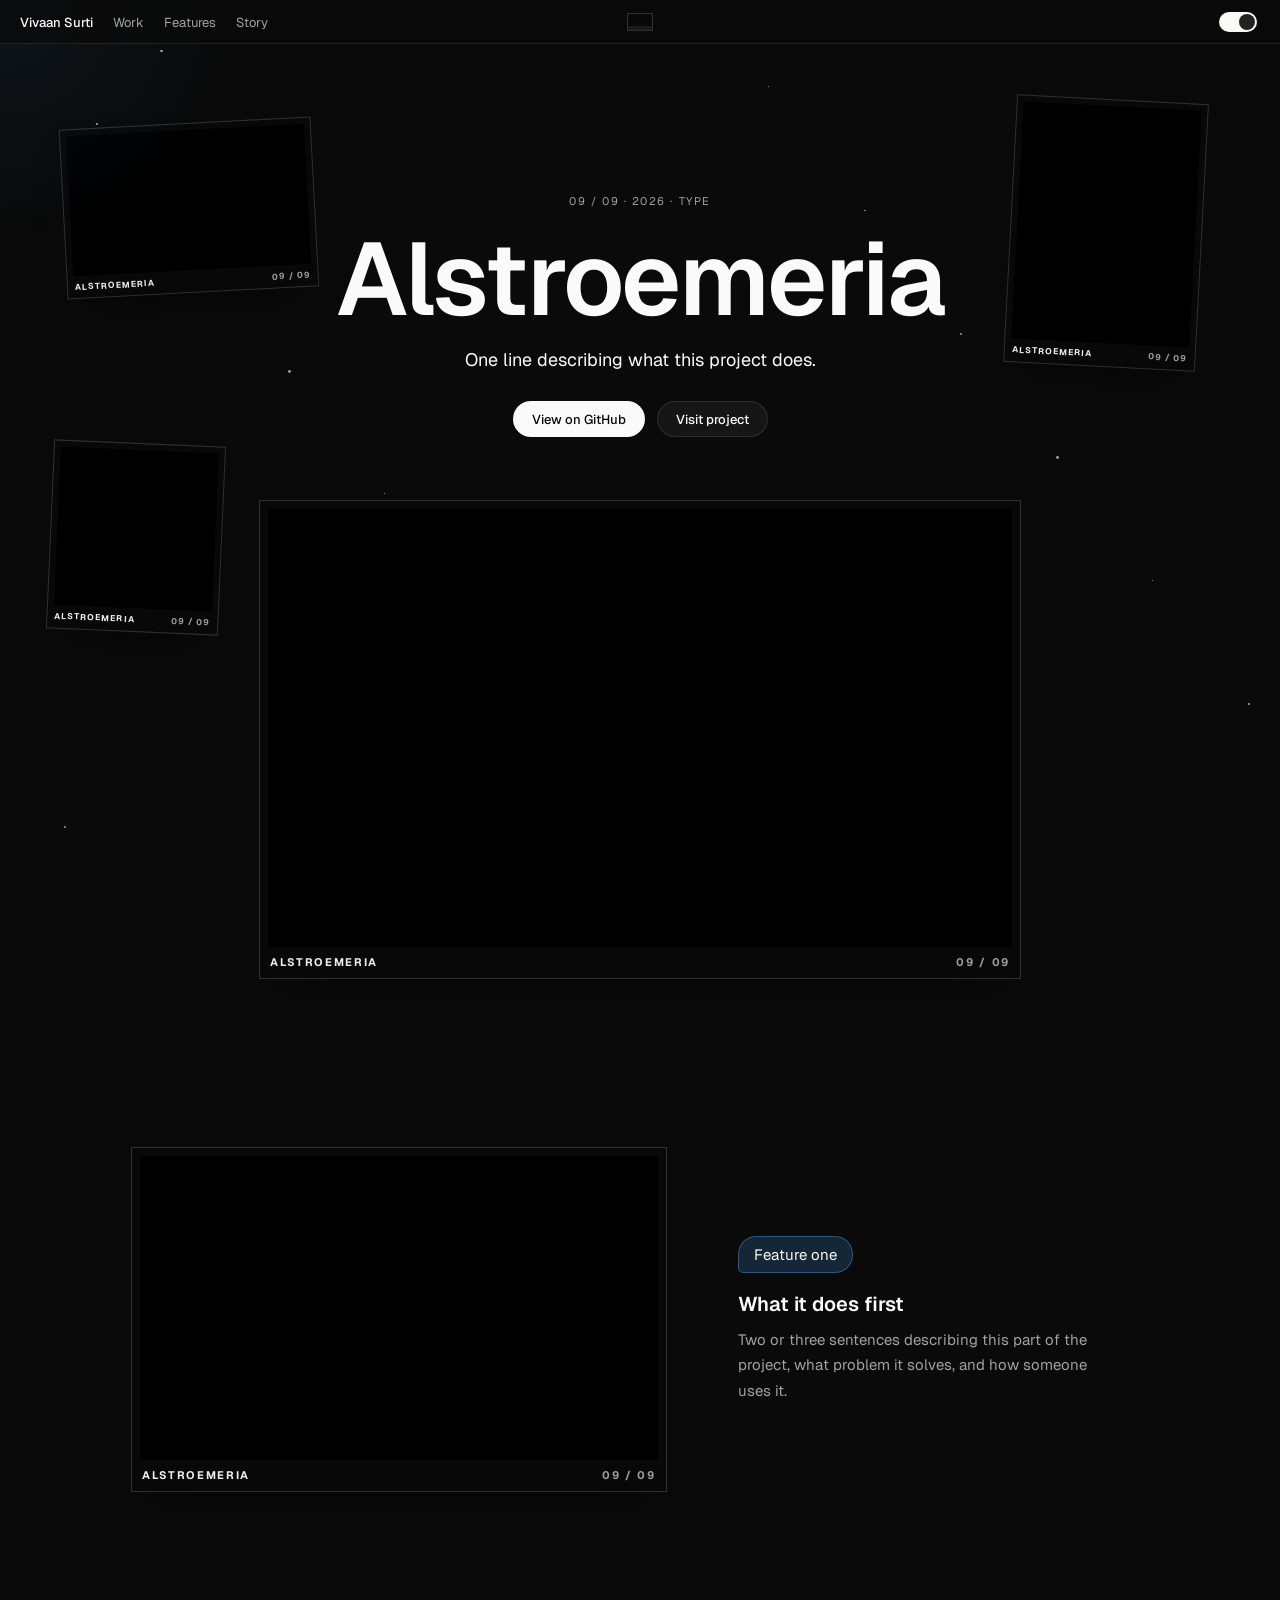
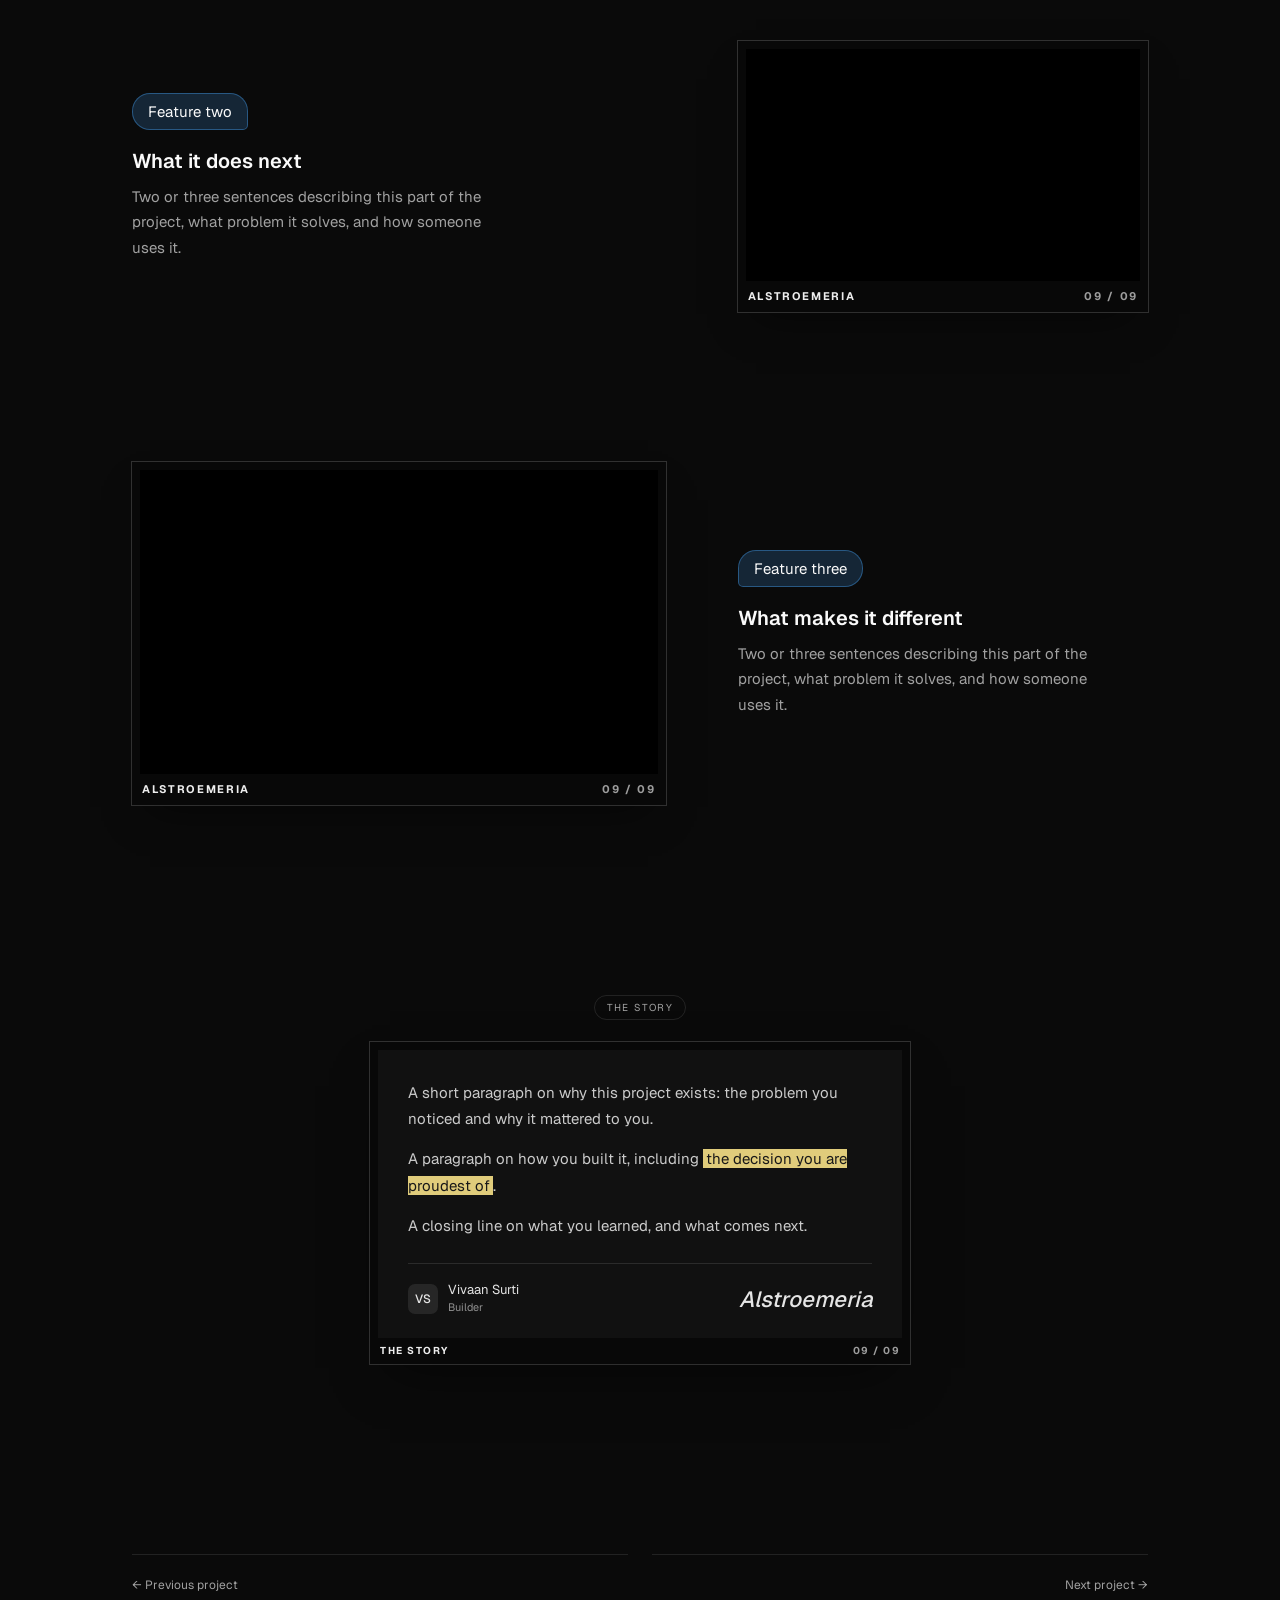
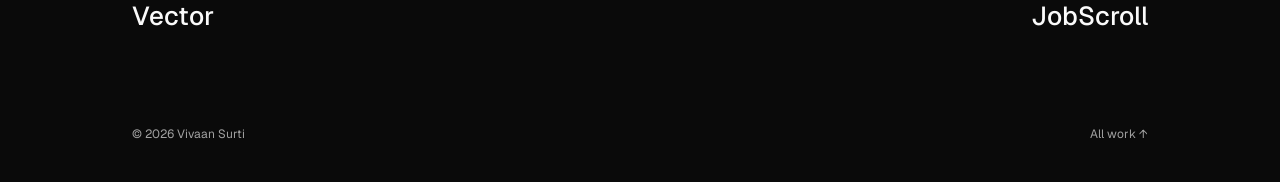
<file: projects/project-09/index.html>
<!doctype html>
<html lang="en" data-theme="dark">
<head><meta charset="utf-8"><meta name="viewport" content="width=device-width,initial-scale=1"><meta name="theme-color" content="#0a0a0a"><title>Alstroemeria — Vivaan Surti</title>
<script>try{var t=localStorage.getItem('portfolio-theme');if(t)document.documentElement.dataset.theme=t}catch(e){}</script>
<script>try{if(sessionStorage.getItem('lights-out'))document.documentElement.classList.add('lights-out-pending')}catch(e){}</script><link rel="stylesheet" href="../../foundation/style.css?v=ambient-clean-1"><link rel="stylesheet" href="../../foundation/work.css?v=ambient-clean-1"><link rel="stylesheet" href="../../foundation/motion.css?v=ambient-clean-1"><link rel="stylesheet" href="../../foundation/project.css?v=geist-1"></head>
<body data-project="project-09">
<div class="background glow" aria-hidden="true"></div>
<div class="background particles" aria-hidden="true"></div>
<div class="background light-overlay" aria-hidden="true"></div>
<!-- This page is built from the "project-09" entry in foundation/projects.js. -->
<div id="page"></div>
<script src="../../foundation/projects.js?v=pj-1"></script><script src="../../foundation/project.js?v=perf-3"></script><script src="../../foundation/ambient.js?v=dots-compact-1"></script>
<script src="../../foundation/eggs.js?v=torch-1"></script></body></html>
</file>
<file: foundation/style.css>
@import url("https://fonts.googleapis.com/css2?family=Geist:wght@400..700&display=swap");

*{box-sizing:border-box} :root{--dot:lab(98.26% 0 0);--name-highlight:rgb(255 255 255 / 11%);--background:lab(2.75381% 0 0);--foreground:lab(98.26% 0 0);--secondary-foreground:lab(98.26% 0 0);--muted-foreground:lab(66.128% -.0000298023 .0000119209);color-scheme:dark}
:root[data-theme="light"]{--background:lab(100% 0 0);--foreground:lab(2.75381% 0 0);--secondary-foreground:lab(7.78201% -.0000149012 0);--muted-foreground:lab(48.496% 0 0);--dot:lab(2.75381% 0 0);--name-highlight:rgb(0 0 0 / 5%);color-scheme:light}
body{margin:0;background:var(--background);color:var(--foreground);font-family:Geist,system-ui,-apple-system,BlinkMacSystemFont,"Segoe UI",sans-serif;min-height:100vh;isolation:isolate}
.background{position:fixed;inset:0;pointer-events:none;z-index:-1}.glow{opacity:.5;background:radial-gradient(600px circle at var(--x,0px) var(--y,0px),rgba(71,168,255,.15),transparent 40%)}
main{max-width:672px;margin:auto;padding:80px 24px 96px}button{background:none;border:0;color:var(--muted-foreground);padding:4px 8px;cursor:pointer;border-radius:6px}button:hover{color:var(--foreground)}button:focus-visible{outline:2px solid #47a8ff;outline-offset:4px}button svg{width:16px;height:16px;display:block}h1{font-family:Geist,system-ui,-apple-system,BlinkMacSystemFont,"Segoe UI",sans-serif;font-size:60px;font-weight:600;line-height:1;letter-spacing:-1.5px;margin:32px 0 16px}p{font-size:16px;line-height:1.7;color:var(--muted-foreground)}.work{margin-top:72px}h2{font-size:24px;font-weight:500}


.light-overlay{background:rgb(0 0 0 / 8%);display:none}
.particles{overflow:hidden}
.particle{position:absolute;border-radius:50%;animation:float-dot var(--duration) ease-in-out var(--delay) infinite backwards;pointer-events:none}

/* Breathing dots: 8s, rise 100px and return, fade 0-1-0, scale .5-1-.5. */
@keyframes float-dot{0%,100%{transform:translateY(0) scale(.5);opacity:0}50%{transform:translateY(-100px) scale(1);opacity:1}}
.surname{background:var(--name-highlight);padding:0 4px;-webkit-box-decoration-break:clone;box-decoration-break:clone}
@media(prefers-reduced-motion:reduce){.particle{animation:none;opacity:.22;transform:translateY(-50px) scale(.75)}}
:root[data-theme="light"] .light-overlay{display:block}

.grid svg{width:100%;height:100%;opacity:.2}
</file>
<file: foundation/work.css>
@font-face{font-family:Anton;src:url('./assets/anton-work.woff2') format('woff2'),url('./assets/anton.ttf') format('truetype');font-display:swap}
html{scroll-behavior:auto}body{overflow-x:clip}main{max-width:none;margin:0;padding:0}a{color:inherit;text-decoration:none}a:focus-visible{outline:2px solid #47a8ff;outline-offset:6px}

#theme{min-width:32px;min-height:36px;display:grid;place-items:center}.intro{max-width:672px;margin:auto;min-height:100svh;padding:180px 24px 80px;display:flex;flex-direction:column;justify-content:center}.intro h1{margin:0 0 20px}.eyebrow{font:10px Geist,system-ui,-apple-system,BlinkMacSystemFont,"Segoe UI",sans-serif;letter-spacing:.18em;text-transform:uppercase;color:var(--muted-foreground);margin-bottom:28px}.intro p{max-width:400px}.intro-link{margin-top:48px;width:fit-content;font-size:12px;border-bottom:1px solid var(--muted-foreground);padding-bottom:8px}.intro-link span{margin-left:48px}
:root{--work-void:#030609;--work-ink:var(--foreground);--work-shadow:#32424f;--work-shell:var(--background);--work-outline:color-mix(in srgb,var(--foreground) 26%,transparent)}
:root[data-theme=light]{--work-void:#dfe4e8;--work-shadow:#b3c1cb;--work-shell:#ebebeb}
.work-section{position:relative;height:1160svh;isolation:isolate;scroll-margin-top:0}
.work-stage{position:sticky;top:0;height:100svh;width:100%;overflow:hidden;background:color-mix(in srgb,var(--work-void) 85%,transparent)}
.work-scene{position:absolute;inset:0;perspective:640px;transform-style:flat;pointer-events:none}
.work-letter{position:absolute;top:50%;left:50%;font:400 min(17.5svh,190px)/.85 Anton,Impact,'Arial Narrow',sans-serif;color:var(--work-ink);transform-origin:center;will-change:transform;white-space:nowrap;user-select:none}
.work-letter::before{content:attr(data-letter);position:absolute;inset:0;color:var(--work-shadow);z-index:-1;transform:translate(3px,3px) scale(1.025);opacity:var(--spread,0)}
.work-card{position:absolute;top:50%;left:50%;z-index:2;width:max-content;padding:8px 8px 0;background:#080808;color:var(--work-ink);outline:1px solid rgb(255 255 255 / 16%);transform-style:preserve-3d;visibility:hidden;pointer-events:none}
.work-card.is-visible{visibility:visible}
.work-image{display:block;width:auto;height:auto;max-width:50vw;max-height:50svh;border:1px solid #000;background:#000;object-fit:contain}
.work-caption{display:flex;justify-content:space-between;gap:16px;padding:8px;font:700 11px/1 Geist,system-ui,-apple-system,BlinkMacSystemFont,"Segoe UI",sans-serif;letter-spacing:.15em;text-transform:uppercase;white-space:nowrap}
.work-caption span:last-child{opacity:.65}
:root[data-theme=light] .work-card{color:#ededed;outline-color:rgb(0 0 0 / 32%)}

.work-mask{position:absolute;inset:0;z-index:10;pointer-events:none;width:100%;height:100%;overflow:visible}.mask-shell{fill:var(--work-shell);fill-rule:evenodd}.mask-line{fill:none;stroke:var(--work-outline);stroke-width:1}
.work-meta{position:absolute;bottom:24px;left:32px;right:32px;z-index:15;display:flex;justify-content:space-between;color:var(--muted-foreground);font:9px Geist,system-ui,-apple-system,BlinkMacSystemFont,"Segoe UI",sans-serif;letter-spacing:.14em;text-transform:uppercase}.work-label{position:absolute;width:1px;height:1px;overflow:hidden;clip-path:inset(50%)}
/* Dots sit behind the content; the flashlight stays above it so it glows over text, letters and cards. */
.background.particles{z-index:-1}.background.glow{z-index:20}.background.light-overlay{z-index:-2}
.outro{min-height:65svh;max-width:672px;margin:auto;padding:120px 24px}.outro h2{font:40px Geist,system-ui,-apple-system,BlinkMacSystemFont,"Segoe UI",sans-serif}.outro a{display:inline-block;font-size:12px;margin-top:24px;border-bottom:1px solid;padding-bottom:8px}
@media(max-width:767px){.intro{padding-top:130px}.intro h1{font-size:48px}.work-meta{display:none}.work-letter{font-size:17.5svh}}
@media(prefers-reduced-motion:reduce){.work-section{height:auto;min-height:100svh}.work-stage{position:relative;height:auto;min-height:100svh;padding:110px 24px 80px}.work-mask,.work-scene>.work-letter{display:none}.work-scene{position:relative;display:grid;grid-template-columns:repeat(auto-fit,minmax(min(250px,100%),1fr));gap:24px;perspective:none}.work-card{position:relative;top:auto;left:auto;width:100%;visibility:visible!important;pointer-events:auto;transform:none!important}.work-label{position:static;width:auto;height:auto;clip-path:none;font:48px Anton,sans-serif;margin:0 0 32px}.work-meta{bottom:24px}}
/* Keep moving surfaces bounded and promote only the active gallery. */

.work-letter,.work-card{will-change:auto}
.is-active .work-letter,.is-active .work-card.is-visible{will-change:transform}
.background.glow{inset:auto;top:0;left:0;width:480px;height:480px;background:radial-gradient(600px circle at center,rgba(71,168,255,.15),transparent 40%);transform:translate3d(-240px,-240px,0)}
.ambient-paused .particle{animation-play-state:paused}
.work-stage{background:transparent}
.mask-shell{display:none}
.work-image{height:auto;object-fit:contain}
@media(prefers-reduced-motion:reduce){.work-card{opacity:1!important}}
/* Dots brighten near the cursor by changing their own colour (same look as
   the old overlay layer, which forced constant style work; no transition for
   the same reason, and the 10-per-second updates already read as smooth). */
.particle{background:color-mix(in srgb,var(--dot) calc(60% + var(--light,0)*20%),transparent)}

@media(max-width:576px),(max-width:767px) and (orientation:landscape){.work-card{padding:4px}.work-image{max-width:80vw;max-height:80svh}.work-caption{display:none}}
@media(prefers-reduced-motion:reduce){.work-card{width:100%;opacity:1!important}.work-image{width:100%;max-width:100%;max-height:none}.work-caption{display:flex;font-size:9px;white-space:normal}}

.socials{display:flex;flex-wrap:wrap;gap:10px 28px;font-size:15px;color:var(--muted-foreground)}.socials a{display:inline-block;transition:color .15s cubic-bezier(.4,0,.2,1)}.socials a:hover,.socials a:focus-visible{color:var(--foreground)}

/* Name letter-spacing kept normal, not tightened. */
.intro h1{letter-spacing:normal}
.intro-link{font-size:14px}

/* Work cards are links to each project's page. */
a.work-card{display:block;cursor:pointer;text-decoration:none}

/* Compact sliding theme switch, inspired by darioamodei.com. */
#theme{width:44px;min-width:44px;min-height:44px;padding:0;border-radius:22px;color:var(--foreground)}
#theme .theme-track{display:block;position:relative;width:38px;height:20px;border-radius:20px;background:#22211f;transition:background-color .45s ease}
#theme .theme-thumb{position:absolute;top:2px;left:2px;width:16px;height:16px;border-radius:50%;background:#faf9f6;transition:transform .45s ease,background-color .45s ease}
[data-theme="dark"] #theme .theme-track{background:#faf9f6}
[data-theme="dark"] #theme .theme-thumb{background:#22211f;transform:translateX(18px)}
@media(prefers-reduced-motion:reduce){#theme .theme-track,#theme .theme-thumb{transition:none}}
/* The thumb remains mounted so its position can interpolate on each toggle. */
.theme-switching #theme .theme-track{transition:background-color .45s ease!important}
.theme-switching #theme .theme-thumb{transition:transform .45s ease,background-color .45s ease!important}
@media(prefers-reduced-motion:reduce){.theme-switching #theme .theme-track,.theme-switching #theme .theme-thumb{transition:none!important}}

.work-logo .work-image {
  box-sizing: border-box;
  width: 1082px;
  height: auto;
  aspect-ratio: 1082 / 636;
  padding: 4%;
  background: var(--logo-background);
}
</file>
<file: foundation/motion.css>
/* Link emphasis and 300ms preview image zoom. */
.motion-reveal-pending{opacity:0}
/* Intro starts hidden from first paint (set in <head>), so it never flashes before animating. */
.motion-intro :is(.intro,.site-nav a,.site-nav button){opacity:0}
/* Theme switch is instant: colour transitions are suppressed while it applies. */
.theme-switching *,.theme-switching *::before,.theme-switching *::after{transition:none!important}
body,.site-nav,.work-letter,.work-caption,.work-card-surface,.eyebrow,.intro p,.outro p,.intro-link,.outro a,#theme{transition:color .65s ease,background-color .65s ease,border-color .65s ease,outline-color .65s ease}
body{transition:color .65s ease}
.intro h1,.outro h2,.brand{color:var(--foreground)}
.background.light-overlay{display:block;opacity:0;transition:opacity .65s ease}
:root[data-theme=light] .background.light-overlay{opacity:1}

.nav-links a,.brand,.intro-link,.outro a{display:inline-block;transition:color .15s cubic-bezier(.4,0,.2,1);transform-origin:center}
.intro-link,.outro a{color:var(--muted-foreground)}
.intro-link:hover,.outro a:hover,.intro-link:focus-visible,.outro a:focus-visible{color:var(--foreground)}
.work-card.is-visible{pointer-events:auto}
.work-card{padding:0;background:transparent;outline:none}
.work-card-surface{padding:8px 8px 0;background:#080808;outline:1px solid rgb(255 255 255 / 16%)}
.work-image-window{overflow:hidden;background:#000}
.work-image{transition:transform .3s cubic-bezier(.4,0,.2,1);transform-origin:center}
@media(hover:hover) and (pointer:fine){.work-card-surface:hover .work-image{transform:scale(1.05)}}
:root[data-theme=light] .work-card{outline:none}
:root[data-theme=light] .work-card-surface{outline-color:rgb(0 0 0 / 32%)}
@media(max-width:767px){
 .work-card-surface{padding:6px 6px 0}
 .work-card{padding:0}
 .work-caption{display:flex;gap:12px;padding:8px 2px;font-size:9px;letter-spacing:.1em}
}
.work-card-surface.motion-pressed .work-image{transform:scale(1.05)}
@media(prefers-reduced-motion:reduce){.work-image,.nav-links a,.brand,.intro-link,.outro a{transition:none}.work-image{transform:none!important}}

@media(prefers-reduced-motion:reduce){body,.site-nav,.work-letter,.work-caption,.work-card-surface,.eyebrow,.intro p,.outro p,.intro-link,.outro a,#theme,.background.light-overlay{transition:none}}
/* Performance: a lighter
   mode for weaker devices (glow kept; no dot lighting, fewer dots, no letter shadows). */
.lite .work-letter::before{display:none}
.lite .particle:nth-child(n+21){display:none}

/* Easter eggs: lights out, and a quiet note at the bottom of the screen. */
.lights-out{position:fixed;inset:0;z-index:90;pointer-events:none;opacity:0;transition:opacity .35s ease;--beam:radial-gradient(circle at var(--lx,50%) var(--ly,50%),rgb(255 222 170 / .07) 0,rgb(255 222 170 / .03) 60px,transparent 120px),radial-gradient(circle at var(--lx,50%) var(--ly,50%),rgb(0 0 0 / .12) 0,rgb(0 0 0 / .2) 45px,rgb(0 0 0 / .42) 95px,rgb(0 0 0 / .7) 140px,rgb(0 0 0 / .86) 190px,rgb(0 0 0 / .92) 260px);background:var(--beam)}
.lights-out.is-on{opacity:1}
.lights-out.no-fade{transition:none}
/* Covers the first paint on a new page until the torch layer takes over. */
.lights-out-pending body::after{content:"";position:fixed;inset:0;z-index:90;pointer-events:none;background:radial-gradient(circle at 50% 50%,rgb(0 0 0 / .2) 0,rgb(0 0 0 / .7) 140px,rgb(0 0 0 / .92) 260px)}
.egg-toast{position:fixed;left:50%;bottom:28px;z-index:95;max-width:calc(100vw - 32px);transform:translate(-50%,8px);opacity:0;pointer-events:none;padding:8px 14px;border-radius:999px;font:12px/1.5 Geist,system-ui,-apple-system,BlinkMacSystemFont,"Segoe UI",sans-serif;letter-spacing:.04em;text-align:center;color:var(--foreground);background:color-mix(in srgb,var(--background) 88%,transparent);border:1px solid color-mix(in srgb,var(--foreground) 14%,transparent);transition:opacity .25s ease,transform .25s ease}
.egg-toast.is-on{opacity:1;transform:translate(-50%,0)}
@media(prefers-reduced-motion:reduce){.lights-out,.egg-toast{transition:none}}

/* Performance: background dots pause while the Work gallery is moving, and
   sections below the fold are skipped by the browser until they're near. */
.work-moving .particle{animation-play-state:paused}
.section,.site-footer{content-visibility:auto;contain-intrinsic-size:auto 640px}

/* The capsule keeps a solid surface in both themes. */
.work-scene{background-color:#000}
:root[data-theme=light] .work-scene{background-color:#fff}


/* Lite keeps the gallery and navigation, with flat moving surfaces. */
.lite .work-scene{perspective:none}
.lite .work-card{transform-style:flat}
.lite .work-image{transition:none}
.lite .work-card-surface:hover .work-image,
.lite .work-card-surface.motion-pressed .work-image{transform:none}
</file>
<file: foundation/sections.css>
/* Single-column layout: no navbar; everything
   (photo, name, tagline, links, timeline, sections) shares one left edge. */
:root{--rule:color-mix(in srgb,var(--foreground) 10%,transparent)}

/* Header block */
.intro{min-height:auto;justify-content:flex-start;padding:80px 24px 72px}
.intro-top{display:flex;align-items:flex-start;justify-content:space-between;margin-bottom:24px}
.avatar{margin:0;width:96px;height:96px;border-radius:10px;overflow:hidden;display:grid;place-items:center;background:color-mix(in srgb,var(--foreground) 10%,transparent);box-shadow:0 10px 15px -3px rgb(0 0 0 / 12%),0 4px 6px -4px rgb(0 0 0 / 12%);color:var(--foreground);transition:transform .2s ease}
.avatar pre{grid-area:1/1;margin:0;width:100%;height:100%;position:relative;font:3.333333px/4px monospace;letter-spacing:0;white-space:pre;text-align:left;color:var(--foreground)}
.avatar .ascii-light{display:none}
:root[data-theme=light] .avatar .ascii-dark{display:none}
:root[data-theme=light] .avatar .ascii-light{display:block}
@media(hover:hover) and (pointer:fine){.avatar:hover{transform:scale(1.05) rotate(2deg)}}
.intro h1{margin:0 0 16px}
.intro .tagline{max-width:none;margin:0 0 32px;font-size:18px;line-height:1.625;color:var(--foreground)}
.intro .socials{font-size:14px;line-height:20px;gap:0;margin:0 0 48px -8px}.intro .socials a{min-height:44px;padding:0 8px;display:inline-flex;align-items:center}

/* Timeline */
.timeline{list-style:none;margin:0;padding:0;display:grid;gap:20px}
.timeline li{display:flex;gap:10px;font-size:16px;line-height:1.625;color:var(--muted-foreground);transform-origin:left center;transition:translate .35s cubic-bezier(.34,1.56,.64,1),scale .35s cubic-bezier(.34,1.56,.64,1),color .15s ease}
@media(hover:hover) and (pointer:fine){.timeline li:hover{translate:8px 0;scale:1.02;color:var(--foreground)}}
.timeline .bullet{display:inline-block;flex:none}
.timeline strong{font-weight:600;color:var(--foreground)}
.intro .intro-link{margin-top:56px}

/* Sections after the gallery */
.section{max-width:672px;margin:auto;padding:112px 24px 0}
.section h2,.site-footer h2{font:500 20px/28px Geist,system-ui,-apple-system,BlinkMacSystemFont,"Segoe UI",sans-serif;margin:0 0 24px;color:var(--foreground)}
.eyebrow{margin-bottom:16px}
.post-list{list-style:none;margin:0;padding:0;border-top:1px solid var(--rule)}
.post-row{display:flex;justify-content:space-between;align-items:baseline;gap:24px;padding:18px 0;border-bottom:1px solid var(--rule);color:var(--foreground);transform-origin:left center}
a.post-row[href]{cursor:pointer}
.post-title{font-size:16px;line-height:1.4}
.post-sub{display:block;margin-top:4px;font-size:14px;line-height:1.5;color:var(--muted-foreground)}
.post-meta{flex:none;font-size:13px;color:var(--muted-foreground);white-space:nowrap}

/* Footer */
.site-footer{max-width:672px;margin:auto;padding:128px 24px 48px}
.site-footer p{margin:0 0 20px}
.footer-email{display:inline-block;font-size:16px;color:var(--foreground);border-bottom:1px solid var(--muted-foreground);padding-bottom:4px}
.footer-bottom{display:flex;justify-content:space-between;gap:16px;margin-top:96px;padding-top:20px;border-top:1px solid var(--rule);font-size:12px;color:var(--muted-foreground)}
.footer-bottom a{color:var(--muted-foreground);transition:color .15s ease}
.footer-bottom a:hover,.footer-bottom a:focus-visible,.footer-email:hover{color:var(--foreground)}

@media(max-width:767px){
 .intro{padding:48px 20px 56px}
 .intro .tagline{font-size:17px}
 .timeline li{font-size:17px}
 .section{padding:88px 20px 0}
 .post-row{flex-direction:column;gap:6px}
 .site-footer{padding:96px 20px 40px}
}
@media(prefers-reduced-motion:reduce){.avatar,.timeline li{transition:none}}

/* Typed headline. The full line is in the page for screen readers, search
   and reduced motion; the caret only exists while JavaScript types it. */
.sr-only{position:absolute;width:1px;height:1px;overflow:hidden;clip-path:inset(50%);white-space:nowrap}
.intro h1 .caret{display:inline-block;width:3px;height:.85em;margin-left:6px;vertical-align:-.06em;background:currentColor;animation:caret-blink 1s steps(1) infinite}
.intro h1.is-typing .caret{animation:none}
@keyframes caret-blink{50%{opacity:0}}

/* Decorative ringed planet beside the intro (drawn by planet.js). */
.intro{position:relative}
.planet{position:absolute;left:calc(100% - 64px);top:36px;z-index:-1;margin:0;font:7px/7px ui-monospace,Menlo,monospace;white-space:pre;color:color-mix(in srgb,var(--foreground) 34%,transparent);pointer-events:none;user-select:none}
.planet .pl-b{color:color-mix(in srgb,var(--foreground) 88%,rgb(150 195 255))}
.planet .pl-m{color:color-mix(in srgb,var(--foreground) 62%,transparent)}
.planet .pl-f{color:color-mix(in srgb,var(--foreground) 12%,transparent)}
/* Smaller screens: shrink, keep it on screen (24px from the edge) and clear
   of the theme toggle; on phones it sits between the avatar and the toggle. */
@media(max-width:1439px){.planet{left:auto;right:calc((100% - 100vw)/2 + 24px);top:122px;font-size:5.6px;line-height:5.6px}}
@media(max-width:1179px){.planet{top:132px;font-size:4px;line-height:4px;opacity:.85}}
@media(max-width:767px){.planet{display:none}}
/* Light mode: stronger ink for the ringed planet, so it
   doesn't wash out on the pale background (no blue tint, darker tones). */
:root[data-theme=light] .planet{color:color-mix(in srgb,var(--foreground) 74%,transparent);font-weight:700}
:root[data-theme=light] .planet .pl-b{color:var(--foreground)}
:root[data-theme=light] .planet .pl-m{color:color-mix(in srgb,var(--foreground) 92%,transparent)}
:root[data-theme=light] .planet .pl-f{color:color-mix(in srgb,var(--foreground) 34%,transparent)}
:root[data-theme=light] .planet{opacity:1}
/* Shadowed edges get a soft outline (pl-r) and the faintest tones are lifted,
   so every object keeps its full shape against the background in both themes. */
.planet{color:color-mix(in srgb,var(--foreground) 44%,transparent)}
.planet .pl-f{color:color-mix(in srgb,var(--foreground) 20%,transparent)}
.planet .pl-r{color:color-mix(in srgb,var(--foreground) 46%,transparent)}
:root[data-theme=light] .planet .pl-f{color:color-mix(in srgb,var(--foreground) 48%,transparent)}
:root[data-theme=light] .planet .pl-r{color:color-mix(in srgb,var(--foreground) 72%,transparent)}

.avatar pre span{position:absolute;width:2.083333%;height:4.166667%;text-align:center}
@media(max-width:767px){.avatar{width:72px;height:72px}.avatar pre{font-size:2.5px;line-height:3px}}

/* Place the switch just beyond the tagline, within the content column. */
.intro-top{width:560px;max-width:100%;justify-content:space-between;align-items:center;gap:24px}

/* Desktop text navigation; a top hamburger menu on phones. */
.page-nav{position:fixed;z-index:60;left:clamp(20px,calc((100vw - 672px)/2 - 140px),80px);top:80px;display:flex;align-items:flex-start;max-width:100px;margin:0;padding:0}
.page-nav a{position:relative;display:inline-flex;align-items:center;justify-content:center;min-height:44px;font-size:14px;color:var(--muted-foreground)}
.page-nav a::after{content:"";position:absolute;bottom:5px;left:0;right:0;height:1px;background:currentColor;opacity:0}
.page-nav a:hover,.page-nav a[aria-current]{color:var(--foreground)}
.page-nav a[aria-current]{font-weight:600}
.page-nav a[aria-current]::after{opacity:1}
.page-nav + main .intro{padding-top:80px}
.nav-links-panel{display:flex;flex-direction:column;align-items:flex-start;gap:14px}
@media(max-width:767px){
 .page-nav{inset:16px 20px auto;max-width:none}
 .nav-links-panel{flex-direction:row;gap:20px}
 .page-nav + main .intro{padding-top:calc(108px + env(safe-area-inset-top))}
 html{scroll-padding-top:90px}
}

@media(min-width:768px) and (max-width:959px){
 .intro,.section,.site-footer{max-width:calc(100% - 140px);margin-left:140px;margin-right:0}
}

/* Keep the docked navigation quiet, with a clear active location. */
@media(min-width:768px){
 .page-nav a{opacity:var(--nav-inactive-opacity,1)}
 .page-nav a[aria-current],.page-nav a:hover,.page-nav a:focus-visible{opacity:1}
}
</file>
<file: foundation/project.css>
/* Project pages: a centred landing with the project's cards scattered
   around it, then features, a story note, and previous/next links. */
:root{--rule:color-mix(in srgb,var(--foreground) 10%,transparent);--card-bg:#080808;--card-line:rgb(255 255 255 / 16%);--card-ink:#ededed;--paper:#111;--paper-ink:#e5e5e5}
:root[data-theme=light]{--card-line:rgb(0 0 0 / 32%);--paper:#fff;--paper-ink:#1a1a1a}

/* Top bar */
.pj-bar{position:sticky;top:0;z-index:30;display:grid;grid-template-columns:1fr auto 1fr;align-items:center;height:44px;padding:0 20px;font-size:13px;color:var(--muted-foreground);background:color-mix(in srgb,var(--background) 82%,transparent);backdrop-filter:blur(12px);-webkit-backdrop-filter:blur(12px);border-bottom:1px solid var(--rule)}
.pj-bar nav{display:flex;align-items:center;gap:20px}
.pj-bar nav a{transition:color .15s ease}
.pj-bar nav a:hover,.pj-bar nav a:focus-visible,.pj-bar .home{color:var(--foreground)}
.pj-bar .home{font-weight:500}
.pj-mark{width:24px;height:16px;background:var(--card-bg);outline:1px solid var(--card-line);box-shadow:inset 0 -4px 0 #1a1a1a}
.pj-bar .end{justify-self:end}

/* Hero */
main.pj{max-width:none;margin:0;padding:0;overflow-x:clip}
.pj-hero{position:relative;padding:150px 24px 0;text-align:center}
.pj-hero h1{margin:0;font:600 clamp(56px,8vw,104px)/1 Geist,system-ui,-apple-system,BlinkMacSystemFont,"Segoe UI",sans-serif;letter-spacing:-.02em;color:var(--foreground)}
.pj-meta{margin-bottom:20px;font:11px Geist,system-ui,-apple-system,BlinkMacSystemFont,"Segoe UI",sans-serif;letter-spacing:.14em;text-transform:uppercase;color:var(--muted-foreground)}
.pj-tagline{max-width:520px;margin:16px auto 0;font-size:18px;line-height:1.5;color:var(--foreground)}
.pj-actions{display:flex;justify-content:center;flex-wrap:wrap;gap:12px;margin-top:28px}
.pj-btn{display:inline-flex;align-items:center;height:36px;padding:0 18px;border-radius:999px;font-size:13px;font-weight:500;color:var(--foreground);border:1px solid var(--rule);background:color-mix(in srgb,var(--foreground) 5%,transparent);transition:transform .2s cubic-bezier(.34,1.56,.64,1),background-color .15s ease}
.pj-btn.primary{color:var(--background);background:var(--foreground);border-color:transparent}
.pj-btn:hover{transform:translateY(-2px)}
.pj-main{position:relative;z-index:2;width:min(760px,62vw);margin:64px auto 0}

/* The project card (same look as the Work gallery) */
.shot{padding:8px 8px 0;background:var(--card-bg);outline:1px solid var(--card-line);box-shadow:0 20px 40px -18px rgb(0 0 0 / 55%);text-align:left}
.shot-window{overflow:hidden;aspect-ratio:var(--ar,1082 / 636);background:#000}
.shot-window img{display:block;width:100%;height:100%;object-fit:cover;transition:transform .3s cubic-bezier(.4,0,.2,1)}
.shot-cap{display:flex;justify-content:space-between;gap:12px;padding:8px 2px;font:700 10px/1 Geist,system-ui,-apple-system,BlinkMacSystemFont,"Segoe UI",sans-serif;letter-spacing:.15em;text-transform:uppercase;white-space:nowrap;color:var(--card-ink)}
.shot-cap span:last-child{opacity:.65}
.pj-main .shot-cap,.pj-feature .shot-cap{font-size:11px;padding:10px 2px}
@media(hover:hover) and (pointer:fine){.pj-main .shot:hover img,.pj-feature-media .shot:hover img{transform:scale(1.03)}}

/* Scattered cards */
.pj-scatter{display:none;position:absolute;inset:0;pointer-events:none}
@media(min-width:1100px){.pj-scatter{display:block}}
.pj-float{position:absolute;left:var(--x);top:var(--y);width:var(--w);rotate:var(--tilt);pointer-events:auto;cursor:grab;touch-action:none;user-select:none;-webkit-user-select:none;transition:scale .3s cubic-bezier(.34,1.56,.64,1)}
.pj-float img{pointer-events:none;-webkit-user-drag:none}
@media(hover:hover) and (pointer:fine){.pj-float:hover{scale:1.04}}
.pj-float .shot{padding:6px 6px 0}
.pj-float .shot-cap{gap:8px;padding:7px 1px;font-size:8.5px;letter-spacing:.12em}
.pj-float.is-dragging{cursor:grabbing;scale:1.06}

/* Features */
.pj-features{display:grid;gap:150px;max-width:1080px;margin:0 auto;padding:170px 32px 0}
.pj-feature{display:grid;grid-template-columns:1.3fr 1fr;align-items:center;gap:72px}
.pj-feature.flip .pj-feature-media{order:2}
.pj-bubble{display:inline-block;margin-bottom:18px;padding:8px 15px;border-radius:18px 18px 18px 5px;font-size:15px;color:var(--foreground);background:color-mix(in srgb,#47a8ff 18%,transparent);border:1px solid color-mix(in srgb,#47a8ff 38%,transparent)}
.pj-feature.flip .pj-bubble{border-radius:18px 18px 5px 18px}
.pj-feature h2{margin:0 0 10px;font-size:20px;font-weight:600;color:var(--foreground)}
.pj-feature p{max-width:380px;margin:0;font-size:15px;line-height:1.7}

/* Story note */
.pj-story{padding:190px 24px 0;text-align:center}
.pj-pill{display:inline-block;margin-bottom:22px;padding:5px 12px;border:1px solid var(--rule);border-radius:999px;font:10px Geist,system-ui,-apple-system,BlinkMacSystemFont,"Segoe UI",sans-serif;letter-spacing:.14em;text-transform:uppercase;color:var(--muted-foreground)}
.pj-note{max-width:540px;margin:0 auto;padding:8px 8px 0;text-align:left;background:var(--card-bg);outline:1px solid var(--card-line);box-shadow:0 24px 50px -20px rgb(0 0 0 / 55%)}
.pj-paper{padding:30px 30px 22px;background:var(--paper);color:var(--paper-ink)}
.pj-paper p{margin:0 0 14px;font-size:15px;line-height:1.75;color:inherit;opacity:.88}
.pj-paper mark{padding:0 3px;background:#fde68a;color:#1a1a1a}
.pj-sign{display:flex;align-items:center;justify-content:space-between;gap:16px;margin-top:24px;padding-top:18px;border-top:1px solid color-mix(in srgb,var(--paper-ink) 12%,transparent)}
.pj-sign .who{display:flex;align-items:center;gap:10px;font-size:13px;line-height:1.3}
.pj-sign small{opacity:.6}
.pj-avatar{display:grid;place-items:center;width:30px;height:30px;border-radius:7px;font:500 12px Geist,system-ui,-apple-system,BlinkMacSystemFont,"Segoe UI",sans-serif;background:color-mix(in srgb,var(--paper-ink) 10%,transparent)}
.pj-sign .sig{font:italic 500 22px Geist,system-ui,-apple-system,BlinkMacSystemFont,"Segoe UI",sans-serif}

/* Previous / next */
.pj-next{display:grid;grid-template-columns:1fr 1fr;gap:24px;max-width:1080px;margin:0 auto;padding:190px 32px 0}
.pj-next a{display:block;padding:22px 0;border-top:1px solid var(--rule);transition:color .15s ease}
.pj-next a:last-child{text-align:right}
.pj-next small{display:block;margin-bottom:8px;font-size:12px;color:var(--muted-foreground)}
.pj-next span{font:500 26px/1.2 Geist,system-ui,-apple-system,BlinkMacSystemFont,"Segoe UI",sans-serif;color:var(--foreground)}
.pj-footer{display:flex;justify-content:space-between;max-width:1080px;margin:0 auto;padding:72px 32px 40px;font-size:12px;color:var(--muted-foreground)}
.pj-footer a:hover{color:var(--foreground)}

@media(max-width:1099px){
 .pj-hero{padding-top:110px}
 .pj-main{width:min(760px,100%)}
}
@media(max-width:860px){
 .pj-features{gap:96px;padding:120px 20px 0}
 .pj-feature{grid-template-columns:1fr;gap:28px}
 .pj-feature.flip .pj-feature-media{order:0}
 .pj-story{padding-top:130px}
 .pj-next{padding:130px 20px 0}
 .pj-footer{padding:56px 20px 32px}
}
@media(max-width:600px){
 .pj-bar{padding:0 16px}
 .pj-bar nav a:not(.home):not([href$="#work"]){display:none}
 .pj-hero{padding:88px 20px 0}
 .pj-tagline{font-size:17px}
 .pj-paper{padding:24px 20px 18px}
 .pj-next{grid-template-columns:1fr;gap:0}
 .pj-next a:last-child{text-align:left}
}
@media(prefers-reduced-motion:reduce){.pj-float,.pj-btn,.shot-window img{transition:none}}
</file>
